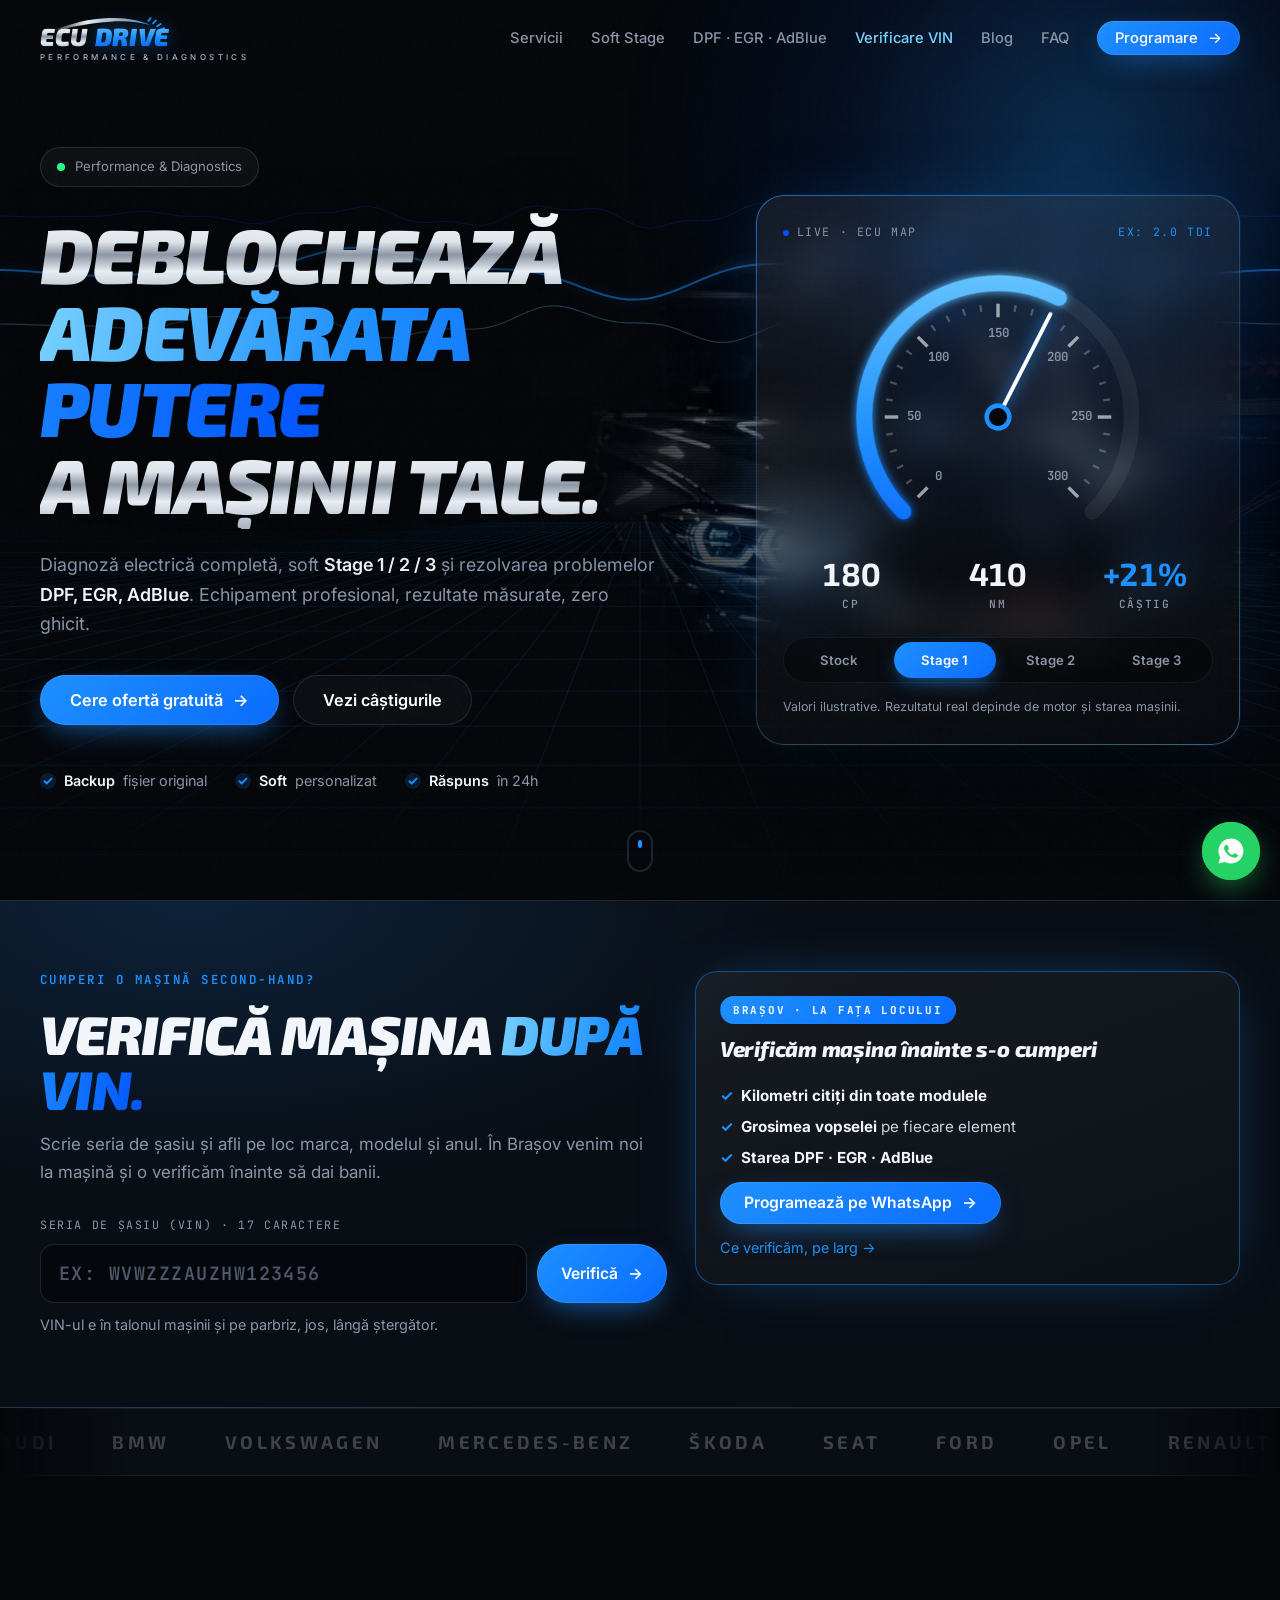
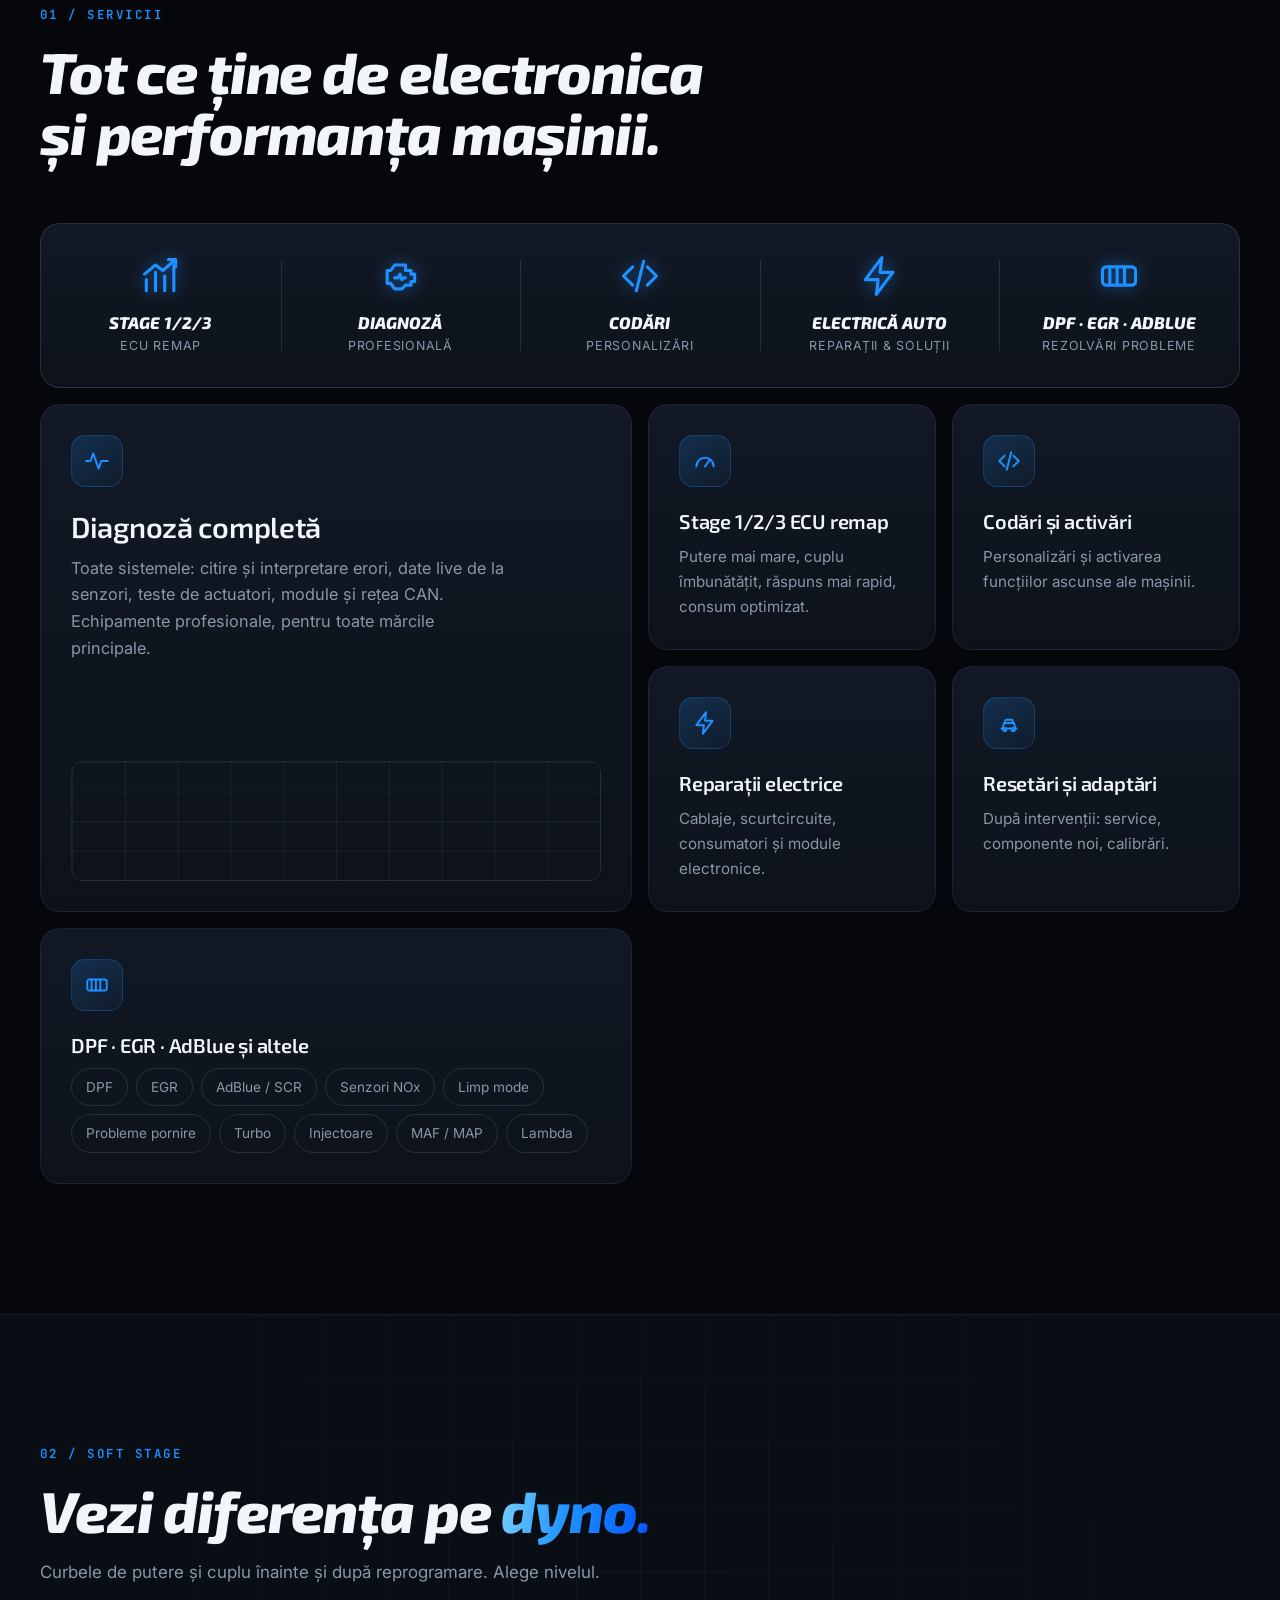
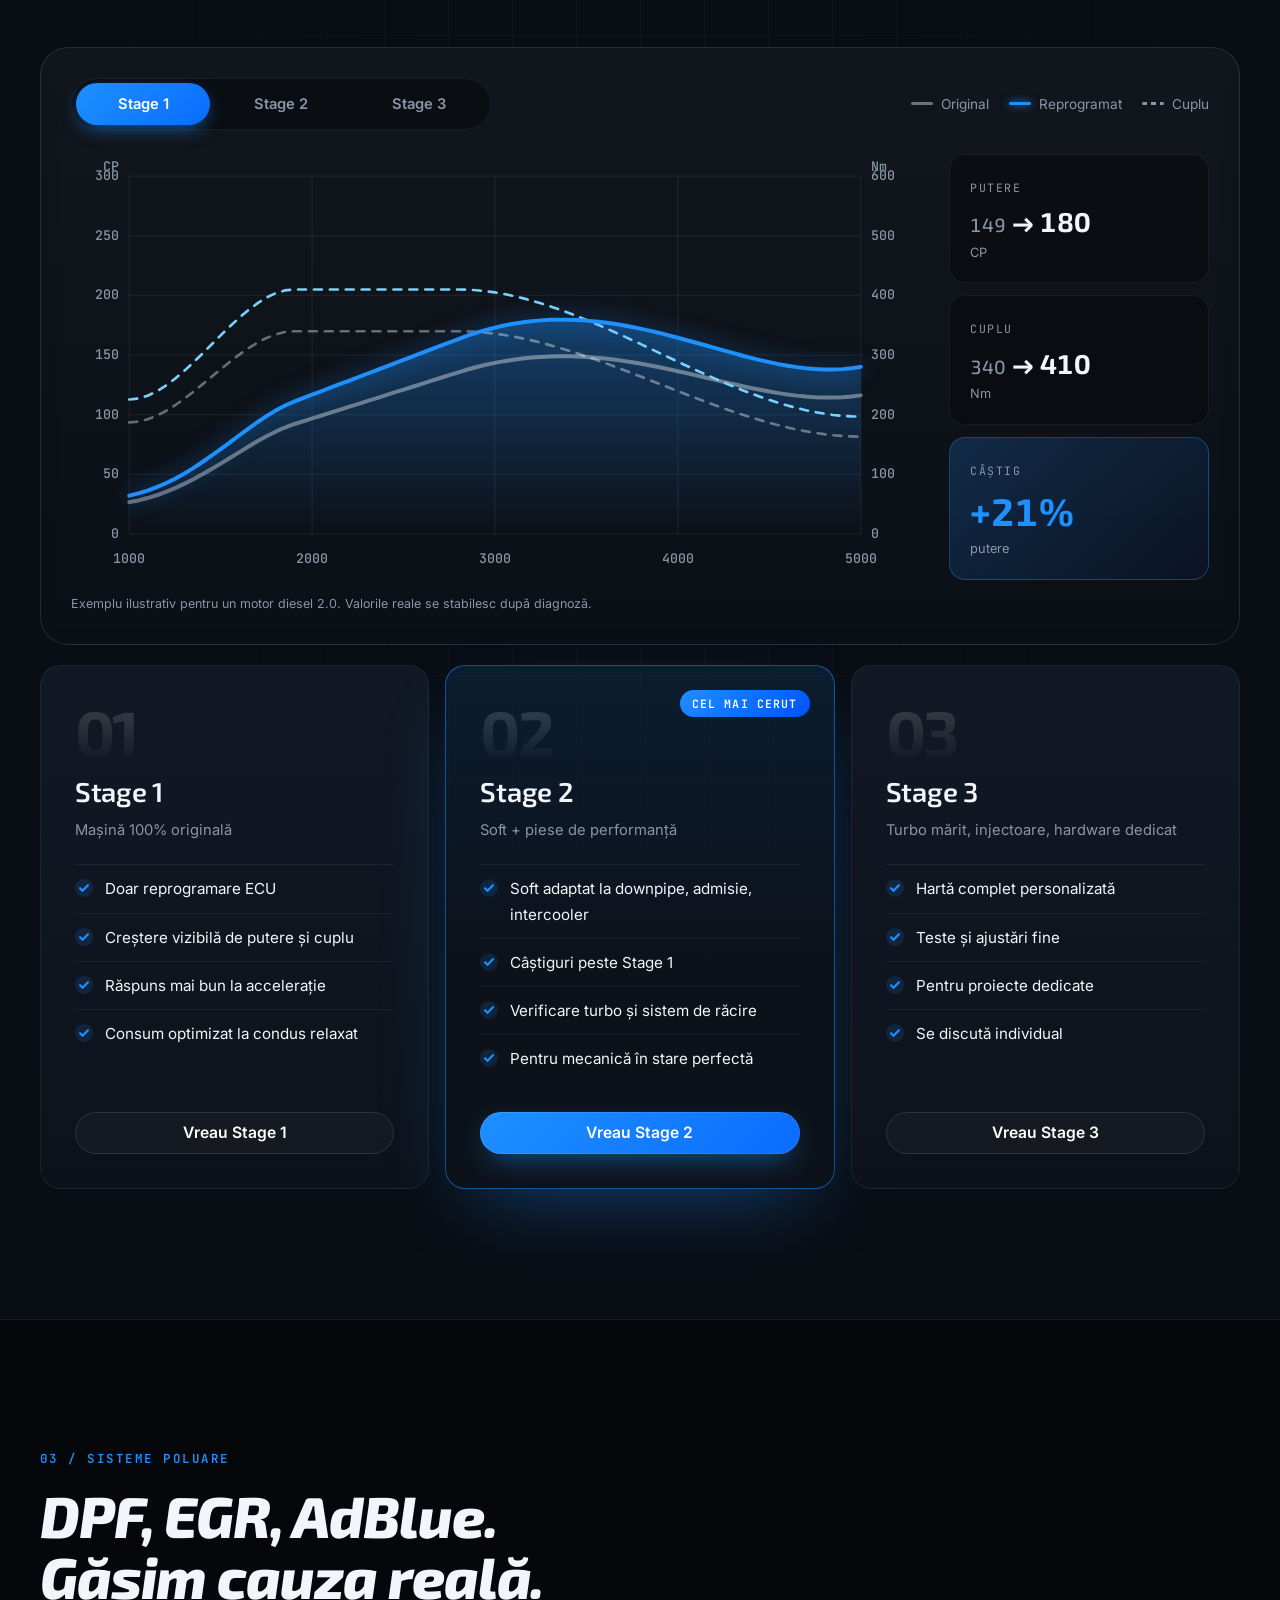
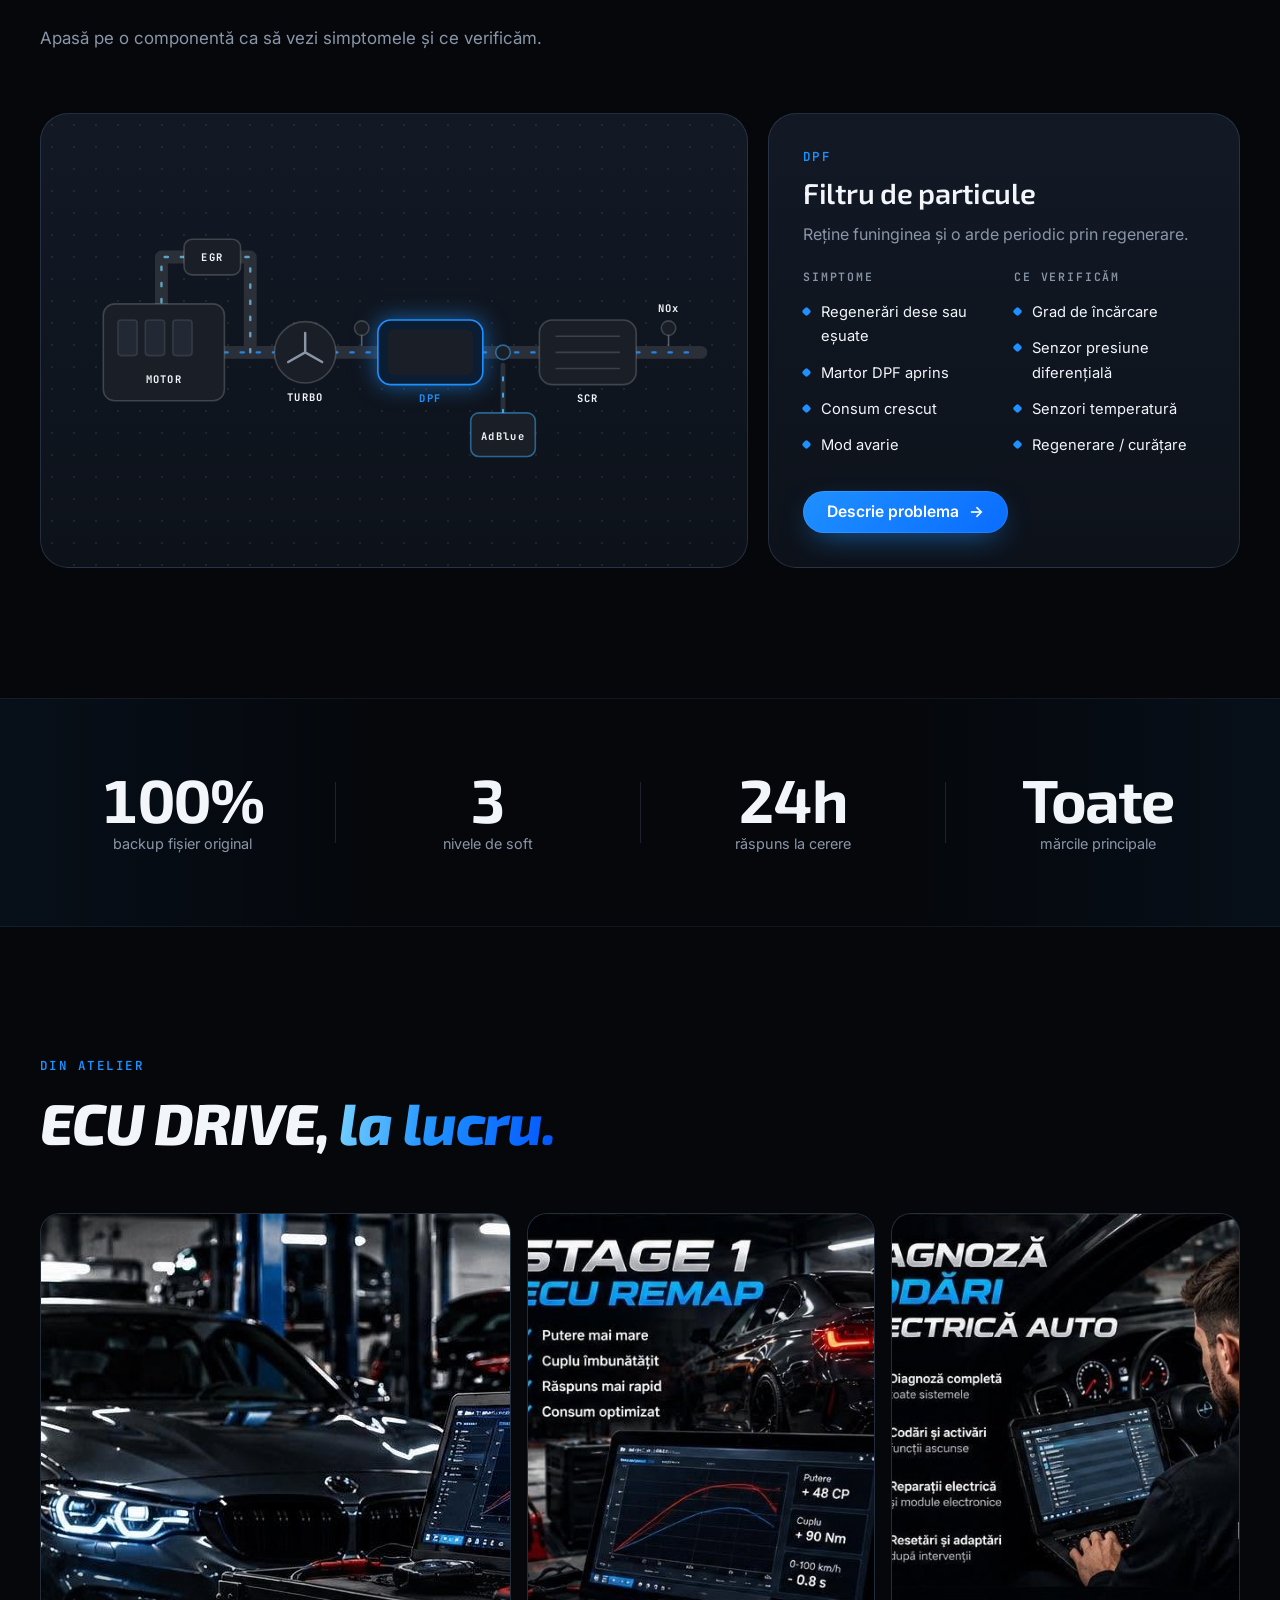
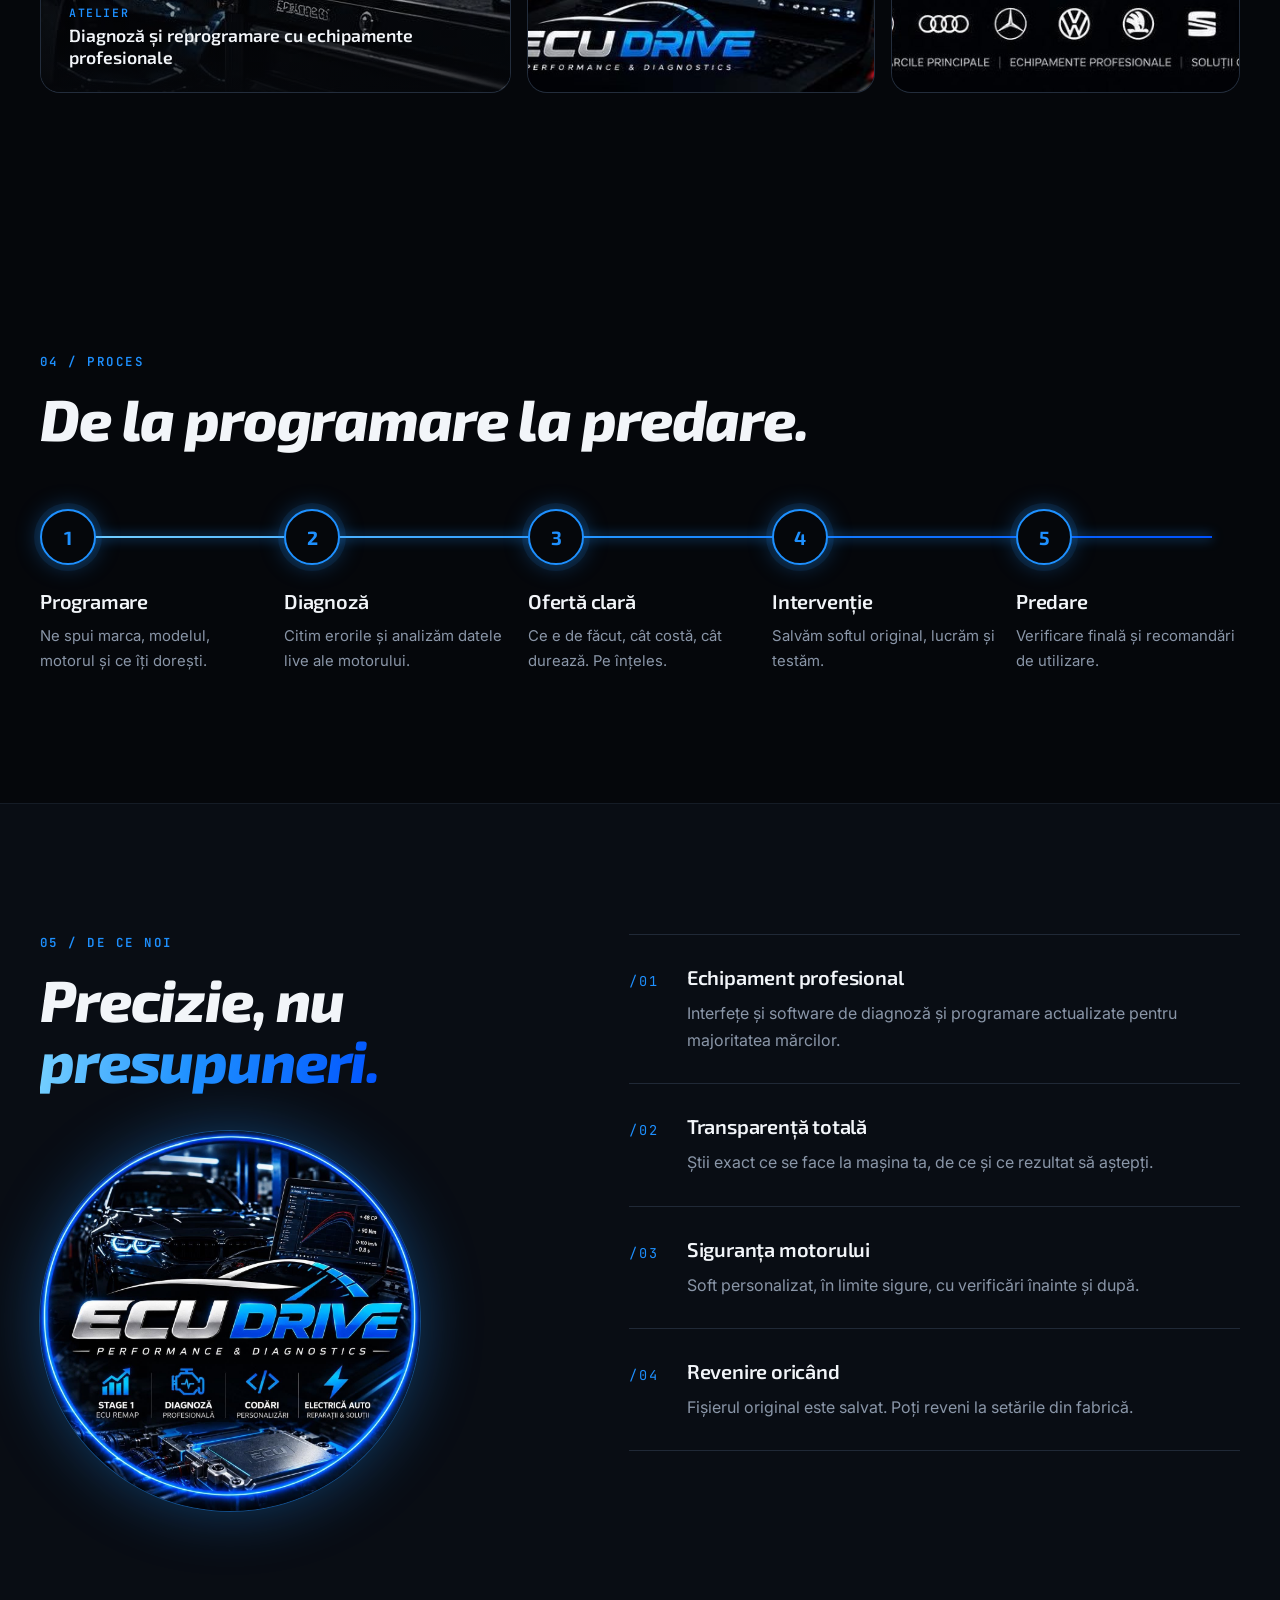
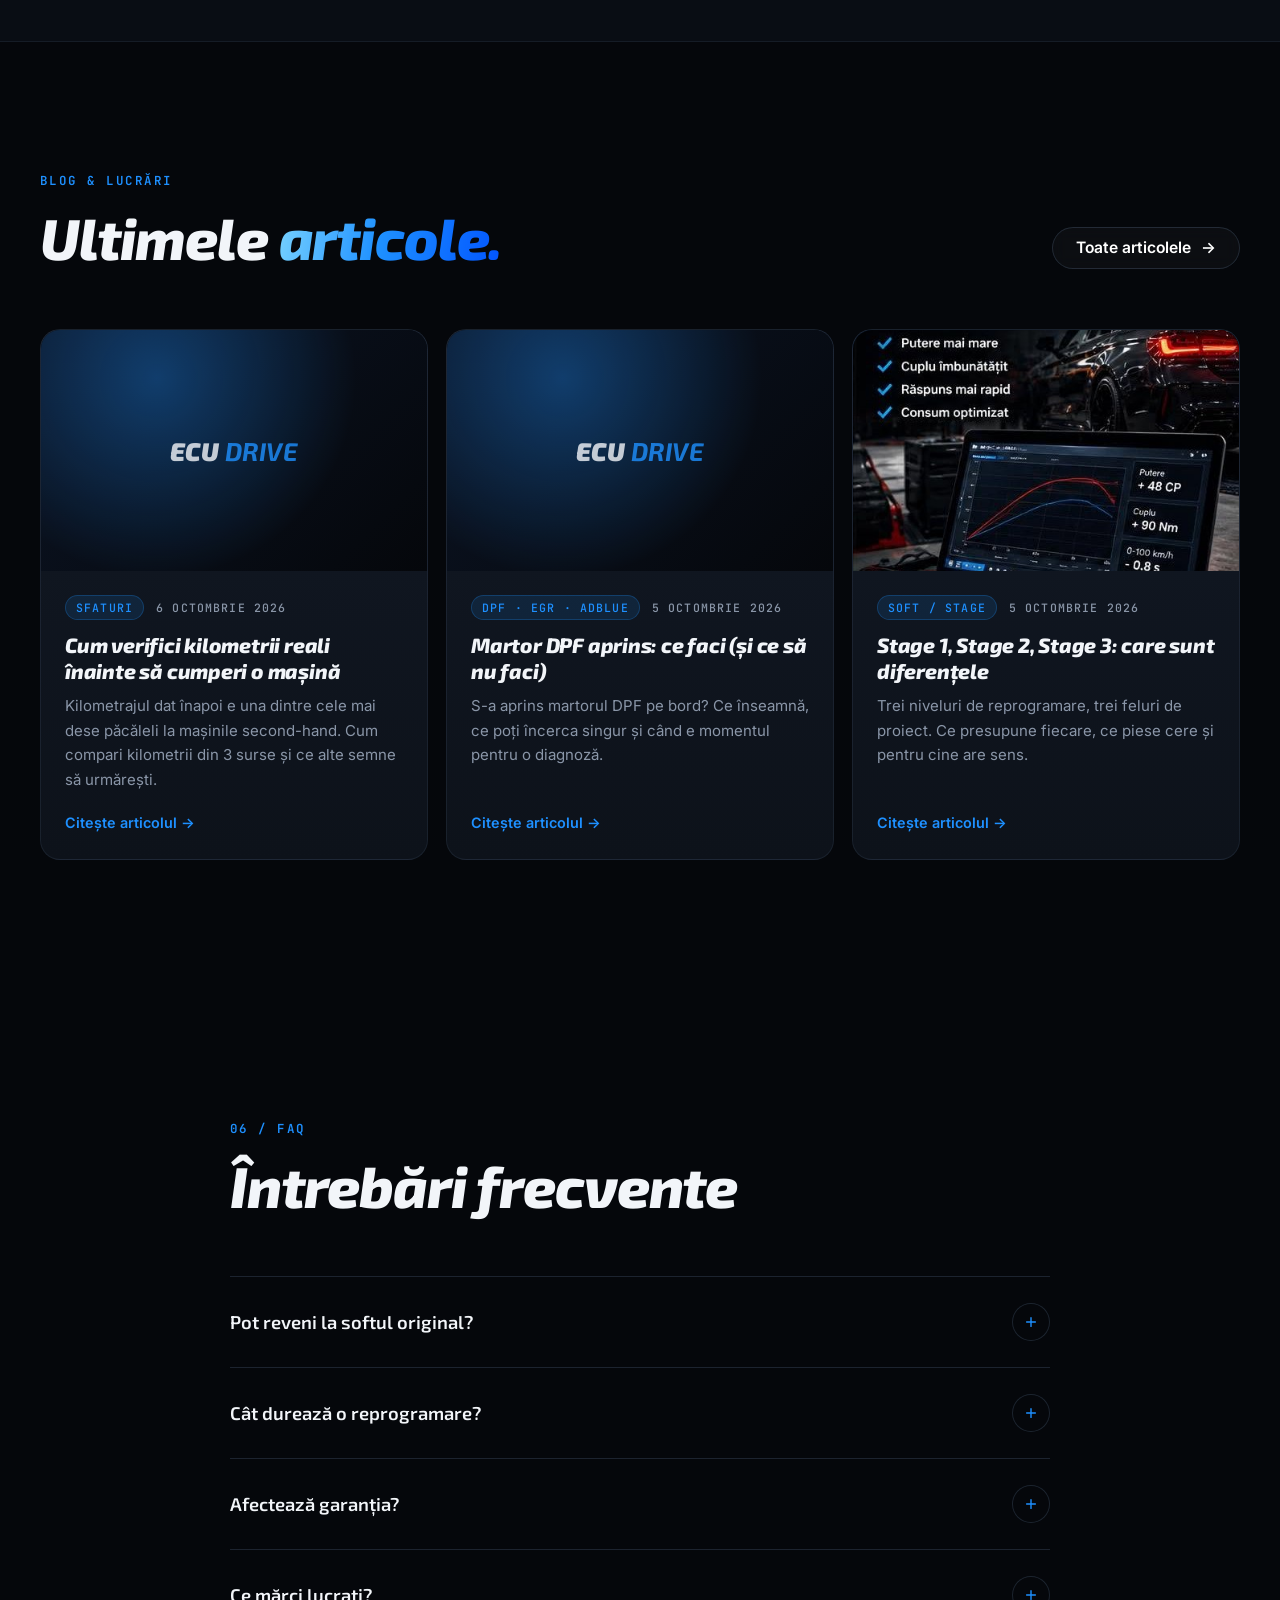
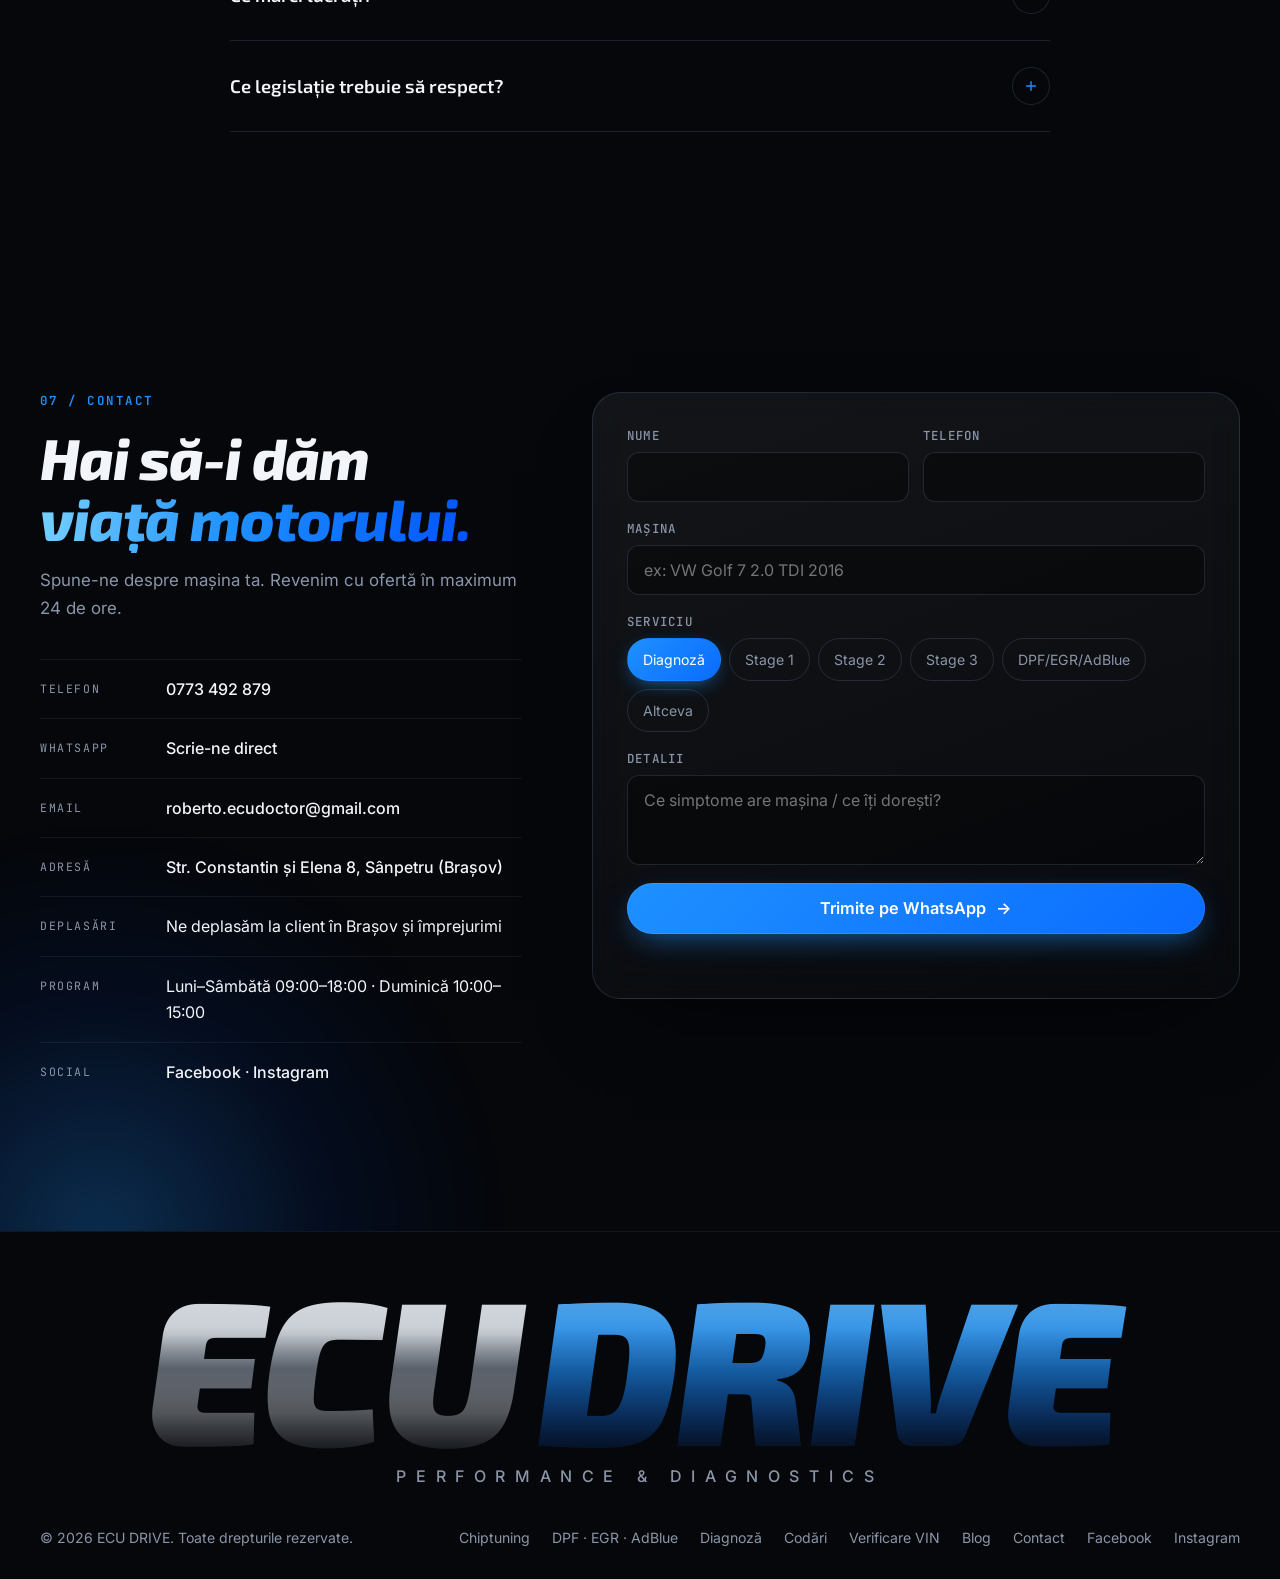
<file: index.html>
<!doctype html>
<html lang="ro">
<head>
<meta charset="utf-8">
<meta name="viewport" content="width=device-width, initial-scale=1">
<title>ECU DRIVE Brașov – Diagnoză auto, Stage 1/2/3, Codări, DPF/EGR/AdBlue</title>
<meta property="og:title" content="ECU DRIVE Brașov – Performance & Diagnostics">
<meta property="og:image" content="https://ecudrive.ro/img/badge.jpg">
<meta property="og:url" content="https://ecudrive.ro/">
<link rel="canonical" href="https://ecudrive.ro/">
<meta name="google-site-verification" content="TSFY9R8DgFSqgIgCnUQWHiNt7zcnJYYFir8bHCRS97I">
<meta name="description" content="ECU DRIVE Brașov: diagnoză electrică auto, reprogramare ECU Stage 1, 2, 3, codări și rezolvarea problemelor DPF, EGR, AdBlue. Tel. 0773 492 879.">
<script type="application/ld+json">{"@context":"https://schema.org","@type":"AutoRepair","name":"ECU DRIVE","description":"Performance & Diagnostics – diagnoză auto, reprogramare ECU Stage 1/2/3, codări, DPF/EGR/AdBlue","telephone":"+40773492879","email":"roberto.ecudoctor@gmail.com","url":"https://ecudrive.ro/","address":{"@type":"PostalAddress","streetAddress":"Strada Constantin și Elena 8","addressLocality":"Sânpetru","addressRegion":"Brașov","addressCountry":"RO"},"areaServed":"Brașov","sameAs":["https://www.facebook.com/ecudrive","https://www.instagram.com/ecudrive.ro/"],"openingHoursSpecification":[{"@type":"OpeningHoursSpecification","dayOfWeek":["Monday","Tuesday","Wednesday","Thursday","Friday","Saturday"],"opens":"09:00","closes":"18:00"},{"@type":"OpeningHoursSpecification","dayOfWeek":"Sunday","opens":"10:00","closes":"15:00"}]}</script>
<meta name="theme-color" content="#05070b">
<link rel="icon" href="data:image/svg+xml,%3Csvg xmlns='http://www.w3.org/2000/svg' viewBox='0 0 64 64'%3E%3Crect width='64' height='64' rx='14' fill='%2305070b'/%3E%3Cpath d='M36 6 14 36h14l-4 22 26-34H36z' fill='%231e90ff'/%3E%3C/svg%3E">
<link rel="preconnect" href="https://fonts.googleapis.com">
<link rel="preconnect" href="https://fonts.gstatic.com" crossorigin>
<link href="https://fonts.googleapis.com/css2?family=Exo+2:ital,wght@0,700;0,800;1,800;1,900&family=Space+Grotesk:wght@500;600;700&family=Inter:wght@400;500;600&family=JetBrains+Mono:wght@500;700&display=swap" rel="stylesheet">
<link rel="stylesheet" href="style.css">
</head>
<body>

<div class="progress" id="progress"></div>

<header class="nav" id="nav">
  <div class="wrap nav__in">
    <a href="#top" class="logo" aria-label="ECU DRIVE – Performance &amp; Diagnostics, acasă">
      <svg class="logo__swoosh" viewBox="0 0 200 30" aria-hidden="true"><defs><linearGradient id="gSw" x1="0" x2="1"><stop offset="0" stop-color="#fff" stop-opacity="0"/><stop offset=".35" stop-color="#e8edf3"/><stop offset=".75" stop-color="#9aa6b5"/><stop offset="1" stop-color="#1e90ff"/></linearGradient></defs><path d="M6 27C40 14 70 6 104 5c30-1 52 4 70 12-20-5-42-8-68-6C74 13 42 19 6 27z" fill="url(#gSw)"/><g stroke="#1e90ff" stroke-width="3" stroke-linecap="round"><path d="M170 10l4-5M178 14l5-5M185 19l6-4M190 25l7-3"/></g></svg>
      <span class="logo__txt"><span class="chrome">ECU</span> <b>DRIVE</b></span>
      <span class="logo__tag">Performance &amp; Diagnostics</span>
    </a>
    <nav id="menu" class="menu">
      <a href="#servicii">Servicii</a>
      <a href="#soft">Soft Stage</a>
      <a href="#probleme">DPF · EGR · AdBlue</a>
      <a href="#verificare-vin" class="menu__vin">Verificare VIN</a>
      <a href="blog.html">Blog</a>
      <a href="#faq">FAQ</a>
      <a href="#contact" class="btn btn--sm">Programare <i>→</i></a>
    </nav>
    <button class="burger" id="burger" aria-label="Meniu" aria-expanded="false" aria-controls="menu"><span></span><span></span></button>
  </div>
</header>

<main id="top">

<!-- HERO -->
<section class="hero">
  <div class="hero__photo" aria-hidden="true"></div>
  <canvas id="bg" aria-hidden="true"></canvas>
  <div class="hero__glow" aria-hidden="true"></div>
  <div class="wrap hero__in">
    <div class="hero__copy">
      <p class="chip reveal"><span class="dot"></span> Performance &amp; Diagnostics</p>
      <h1 class="reveal"><span class="chrome">Deblochează</span><br><span class="grad">adevărata putere</span><br><span class="chrome">a mașinii tale.</span></h1>
      <p class="lead reveal">Diagnoză electrică completă, soft <b>Stage 1 / 2 / 3</b> și rezolvarea problemelor <b>DPF, EGR, AdBlue</b>. Echipament profesional, rezultate măsurate, zero ghicit.</p>
      <div class="hero__cta reveal">
        <a href="#contact" class="btn btn--lg">Cere ofertă gratuită <i>→</i></a>
        <a href="#soft" class="btn btn--ghost btn--lg">Vezi câștigurile</a>
      </div>
      <ul class="trust reveal">
        <li><b>Backup</b> fișier original</li>
        <li><b>Soft</b> personalizat</li>
        <li><b>Răspuns</b> în 24h</li>
      </ul>
    </div>

    <div class="tacho reveal" id="tacho">
      <div class="tacho__head">
        <span class="mono">LIVE · ECU MAP</span>
        <span class="mono tacho__car">EX: 2.0 TDI</span>
      </div>
      <svg viewBox="0 0 300 300" class="tacho__svg" aria-hidden="true">
        <defs>
          <linearGradient id="gArc" x1="0" y1="1" x2="1" y2="0">
            <stop offset="0" stop-color="#78d2ff"/>
            <stop offset=".55" stop-color="#1e90ff"/>
            <stop offset="1" stop-color="#0052ff"/>
          </linearGradient>
          <filter id="glow" x="-50%" y="-50%" width="200%" height="200%"><feGaussianBlur stdDeviation="4" result="b"/><feMerge><feMergeNode in="b"/><feMergeNode in="SourceGraphic"/></feMerge></filter>
        </defs>
        <g id="ticks"></g>
        <circle class="arc-track" cx="150" cy="150" r="118"/>
        <circle class="arc-val" id="arcVal" cx="150" cy="150" r="118" stroke="url(#gArc)" filter="url(#glow)"/>
        <g id="needle" class="needle">
          <line x1="150" y1="150" x2="150" y2="48"/>
          <circle cx="150" cy="150" r="10"/>
        </g>
      </svg>
      <div class="tacho__read">
        <div><strong id="rHp">150</strong><span>CP</span></div>
        <div><strong id="rNm">340</strong><span>Nm</span></div>
        <div class="gain"><strong id="rGain">+0%</strong><span>câștig</span></div>
      </div>
      <div class="seg" role="tablist" aria-label="Nivel soft">
        <button class="on" data-st="0" role="tab" aria-selected="true">Stock</button>
        <button data-st="1" role="tab" aria-selected="false">Stage 1</button>
        <button data-st="2" role="tab" aria-selected="false">Stage 2</button>
        <button data-st="3" role="tab" aria-selected="false">Stage 3</button>
      </div>
      <p class="tiny">Valori ilustrative. Rezultatul real depinde de motor și starea mașinii.</p>
    </div>
  </div>
  <a href="#servicii" class="scroll-cue" aria-label="Derulează"><span></span></a>
</section>

<!-- VERIFICARE VIN -->
<section class="vinband" id="verificare-vin">
  <div class="wrap vinband__in" data-vin>
    <div class="vin__main">
      <p class="kicker">Cumperi o mașină second-hand?</p>
      <h2>Verifică mașina <span class="grad">după VIN.</span></h2>
      <p class="sub">Scrie seria de șasiu și afli pe loc marca, modelul și anul. În Brașov venim noi la mașină și o verificăm înainte să dai banii.</p>
      <form class="vin__form" novalidate>
        <label for="vin-home" class="mono">SERIA DE ȘASIU (VIN) · 17 CARACTERE</label>
        <div class="vin__row"><input id="vin-home" name="vin" autocomplete="off" autocapitalize="characters" spellcheck="false" maxlength="17" placeholder="ex: WVWZZZAUZHW123456"><button class="btn" type="submit">Verifică <i>→</i></button></div>
        <p class="vin__msg" aria-live="polite">VIN-ul e în talonul mașinii și pe parbriz, jos, lângă ștergător.</p>
      </form>
      <div class="vin__res" hidden></div>
    </div>
    <div class="vin__side">
      <article class="vin__card vin__card--cv" hidden>
        <span class="vin__tag">Raport online</span>
        <h3>Istoricul complet al mașinii</h3>
        <ul><li>Kilometri înregistrați în timp</li><li>Daune și accidente</li><li>Verificare furt</li><li>Poze din anunțuri mai vechi</li></ul>
        <a class="btn btn--ghost" data-vin-cv href="https://www.carvertical.com/ro" target="_blank" rel="sponsored noopener">Vezi raportul carVertical <i>↗</i></a>
        <p class="vin__cvnote tiny">Link de partener: putem primi un comision, fără cost în plus pentru tine.</p>
      </article>
      <article class="vin__card vin__card--ecu">
        <span class="vin__tag vin__tag--hot">Brașov · la fața locului</span>
        <h3>Verificăm mașina înainte s-o cumperi</h3>
        <ul><li><b>Kilometri citiți din toate modulele</b></li><li><b>Grosimea vopselei</b> pe fiecare element</li><li><b>Starea DPF · EGR · AdBlue</b></li></ul>
        <a class="btn" data-vin-wa href="https://wa.me/40773492879" target="_blank" rel="noopener">Programează pe WhatsApp <i>→</i></a>
        <a class="vin__more" href="verificare-masina-vin-brasov.html">Ce verificăm, pe larg →</a>
      </article>
    </div>
  </div>
</section>

<!-- MARQUEE -->
<div class="marquee" aria-hidden="true">
  <div class="marquee__track">
    <span>AUDI</span><span>BMW</span><span>VOLKSWAGEN</span><span>MERCEDES-BENZ</span><span>ŠKODA</span><span>SEAT</span><span>FORD</span><span>OPEL</span><span>RENAULT</span><span>PEUGEOT</span><span>VOLVO</span><span>TOYOTA</span><span>HYUNDAI</span><span>KIA</span><span>FIAT</span><span>DACIA</span>
    <span>AUDI</span><span>BMW</span><span>VOLKSWAGEN</span><span>MERCEDES-BENZ</span><span>ŠKODA</span><span>SEAT</span><span>FORD</span><span>OPEL</span><span>RENAULT</span><span>PEUGEOT</span><span>VOLVO</span><span>TOYOTA</span><span>HYUNDAI</span><span>KIA</span><span>FIAT</span><span>DACIA</span>
  </div>
</div>

<!-- SERVICII -->
<section class="sec" id="servicii">
  <div class="wrap">
    <header class="sec__head reveal">
      <p class="kicker">01 / Servicii</p>
      <h2>Tot ce ține de electronica<br>și performanța mașinii.</h2>
    </header>
    <div class="pillars reveal">
      <a href="chiptuning-brasov.html" class="pillar"><svg viewBox="0 0 24 24"><path d="M4 20V14M9 20V10M14 20V12M19 20V6"/><path d="M3 11 9 6l4 3 7-6M16 3h4v4"/></svg><b>Stage 1/2/3</b><span>ECU remap</span></a>
      <a href="diagnoza-auto-brasov.html" class="pillar"><svg viewBox="0 0 24 24"><path d="M5 9h2l2-3h6v3h3v2h2v4h-2v2h-3l-2 2H9l-2-3H5z"/><path d="M9 13h2l1-2 1 3 1-1h1"/></svg><b>Diagnoză</b><span>Profesională</span></a>
      <a href="codari-auto-brasov.html" class="pillar"><svg viewBox="0 0 24 24"><path d="m8 7-5 5 5 5M16 7l5 5-5 5M14 4l-4 16"/></svg><b>Codări</b><span>Personalizări</span></a>
      <a href="diagnoza-auto-brasov.html#electrica" class="pillar"><svg viewBox="0 0 24 24"><path d="M13 2 4 14h7l-1 8 9-12h-7z"/></svg><b>Electrică auto</b><span>Reparații &amp; soluții</span></a>
      <a href="dpf-egr-adblue-brasov.html" class="pillar"><svg viewBox="0 0 24 24"><rect x="3" y="7" width="18" height="10" rx="2"/><path d="M7 7v10M11 7v10M15 7v10"/></svg><b>DPF · EGR · AdBlue</b><span>Rezolvări probleme</span></a>
    </div>
    <div class="bento" id="servicii-detalii">
      <article class="tile tile--xl spot reveal">
        <div class="ico"><svg viewBox="0 0 24 24"><path d="M2 12h4l2.5-7 5 14 2.5-7h6"/></svg></div>
        <h3>Diagnoză completă</h3>
        <p>Toate sistemele: citire și interpretare erori, date live de la senzori, teste de actuatori, module și rețea CAN. Echipamente profesionale, pentru toate mărcile principale.</p>
        <div class="scope" aria-hidden="true"><svg viewBox="0 0 400 80" preserveAspectRatio="none"><path class="scope__line" d="M0 40 L60 40 L75 12 L90 68 L105 40 L170 40 L185 20 L200 60 L215 40 L280 40 L295 8 L310 72 L325 40 L400 40"/></svg></div>
      </article>
      <article class="tile spot reveal">
        <div class="ico"><svg viewBox="0 0 24 24"><path d="M4 17a8 8 0 1 1 16 0"/><path d="m12 17 4.5-6"/></svg></div>
        <h3>Stage 1/2/3 ECU remap</h3>
        <p>Putere mai mare, cuplu îmbunătățit, răspuns mai rapid, consum optimizat.</p>
      </article>
      <article class="tile spot reveal">
        <div class="ico"><svg viewBox="0 0 24 24"><path d="m8 7-5 5 5 5M16 7l5 5-5 5M14 4l-4 16"/></svg></div>
        <h3>Codări și activări</h3>
        <p>Personalizări și activarea funcțiilor ascunse ale mașinii.</p>
      </article>
      <article class="tile spot reveal">
        <div class="ico"><svg viewBox="0 0 24 24"><path d="M13 2 4 14h7l-1 8 9-12h-7z"/></svg></div>
        <h3>Reparații electrice</h3>
        <p>Cablaje, scurtcircuite, consumatori și module electronice.</p>
      </article>
      <article class="tile spot reveal">
        <div class="ico"><svg viewBox="0 0 24 24"><path d="M5 17h14M6 17l1.5-5h9L18 17M8 12l1-3h6l1 3"/><circle cx="8" cy="18" r="1.5"/><circle cx="16" cy="18" r="1.5"/></svg></div>
        <h3>Resetări și adaptări</h3>
        <p>După intervenții: service, componente noi, calibrări.</p>
      </article>
      <article class="tile tile--wide spot reveal">
        <div class="ico"><svg viewBox="0 0 24 24"><rect x="3" y="7" width="18" height="10" rx="2"/><path d="M7 7v10M11 7v10M15 7v10"/></svg></div>
        <h3>DPF · EGR · AdBlue și altele</h3>
        <div class="pills">
          <span>DPF</span><span>EGR</span><span>AdBlue / SCR</span><span>Senzori NOx</span><span>Limp mode</span><span>Probleme pornire</span><span>Turbo</span><span>Injectoare</span><span>MAF / MAP</span><span>Lambda</span>
        </div>
      </article>
    </div>
  </div>
</section>

<!-- SOFT / DYNO -->
<section class="sec sec--dark" id="soft">
  <div class="grid-bg" aria-hidden="true"></div>
  <div class="wrap">
    <header class="sec__head reveal">
      <p class="kicker">02 / Soft Stage</p>
      <h2>Vezi diferența pe <span class="grad">dyno.</span></h2>
      <p class="sub">Curbele de putere și cuplu înainte și după reprogramare. Alege nivelul.</p>
    </header>

    <div class="dyno reveal">
      <div class="dyno__top">
        <div class="seg seg--big" id="dynoSeg" role="tablist" aria-label="Nivel soft dyno">
          <button data-st="1" class="on" role="tab" aria-selected="true">Stage 1</button>
          <button data-st="2" role="tab" aria-selected="false">Stage 2</button>
          <button data-st="3" role="tab" aria-selected="false">Stage 3</button>
        </div>
        <div class="legend">
          <span><i class="lg lg--stock"></i>Original</span>
          <span><i class="lg lg--tuned"></i>Reprogramat</span>
          <span><i class="lg lg--dash"></i>Cuplu</span>
        </div>
      </div>
      <div class="dyno__body">
        <svg viewBox="0 0 640 320" class="dyno__svg" id="dynoSvg" role="img" aria-label="Grafic putere și cuplu">
          <defs>
            <linearGradient id="gFill" x1="0" y1="0" x2="0" y2="1">
              <stop offset="0" stop-color="#1e90ff" stop-opacity=".35"/>
              <stop offset="1" stop-color="#1e90ff" stop-opacity="0"/>
            </linearGradient>
          </defs>
          <g id="dGrid"></g>
          <path id="dFill" fill="url(#gFill)"/>
          <path id="dStockP" class="c-stock"/>
          <path id="dStockT" class="c-stock dash"/>
          <path id="dTunedT" class="c-tuned dash"/>
          <path id="dTunedP" class="c-tuned"/>
        </svg>
        <div class="dyno__stats">
          <div class="ds"><span class="mono">PUTERE</span><strong><em id="dHp0">151</em> → <b id="dHp1">0</b></strong><small>CP</small></div>
          <div class="ds"><span class="mono">CUPLU</span><strong><em id="dNm0">340</em> → <b id="dNm1">0</b></strong><small>Nm</small></div>
          <div class="ds ds--acc"><span class="mono">CÂȘTIG</span><strong id="dGain">+0%</strong><small>putere</small></div>
        </div>
      </div>
      <p class="tiny">Exemplu ilustrativ pentru un motor diesel 2.0. Valorile reale se stabilesc după diagnoză.</p>
    </div>

    <div class="plans">
      <article class="plan spot reveal">
        <div class="plan__n">01</div>
        <h3>Stage 1</h3>
        <p class="meta">Mașină 100% originală</p>
        <ul>
          <li>Doar reprogramare ECU</li>
          <li>Creștere vizibilă de putere și cuplu</li>
          <li>Răspuns mai bun la accelerație</li>
          <li>Consum optimizat la condus relaxat</li>
        </ul>
        <a href="#contact" class="btn btn--ghost" data-service="Stage 1">Vreau Stage 1</a>
      </article>
      <article class="plan plan--hot spot reveal">
        <span class="badge">Cel mai cerut</span>
        <div class="plan__n">02</div>
        <h3>Stage 2</h3>
        <p class="meta">Soft + piese de performanță</p>
        <ul>
          <li>Soft adaptat la downpipe, admisie, intercooler</li>
          <li>Câștiguri peste Stage 1</li>
          <li>Verificare turbo și sistem de răcire</li>
          <li>Pentru mecanică în stare perfectă</li>
        </ul>
        <a href="#contact" class="btn" data-service="Stage 2">Vreau Stage 2</a>
      </article>
      <article class="plan spot reveal">
        <div class="plan__n">03</div>
        <h3>Stage 3</h3>
        <p class="meta">Turbo mărit, injectoare, hardware dedicat</p>
        <ul>
          <li>Hartă complet personalizată</li>
          <li>Teste și ajustări fine</li>
          <li>Pentru proiecte dedicate</li>
          <li>Se discută individual</li>
        </ul>
        <a href="#contact" class="btn btn--ghost" data-service="Stage 3">Vreau Stage 3</a>
      </article>
    </div>
  </div>
</section>

<!-- SCHEMA DPF/EGR/ADBLUE -->
<section class="sec" id="probleme">
  <div class="wrap">
    <header class="sec__head reveal">
      <p class="kicker">03 / Sisteme poluare</p>
      <h2>DPF, EGR, AdBlue.<br>Găsim cauza reală.</h2>
      <p class="sub">Apasă pe o componentă ca să vezi simptomele și ce verificăm.</p>
    </header>

    <div class="sys reveal">
      <div class="sys__map">
        <svg viewBox="0 0 800 330" id="schema" role="group" aria-label="Schema sistemului de evacuare">
          <defs>
            <pattern id="hatch" width="8" height="8" patternUnits="userSpaceOnUse" patternTransform="rotate(45)"><line x1="0" y1="0" x2="0" y2="8" stroke="#1e90ff" stroke-opacity=".35" stroke-width="3"/></pattern>
          </defs>
          <!-- conducte -->
          <path class="pipe" d="M190 180 H254 M326 180 H380 M510 180 H580 M700 180 H780"/>
          <path class="pipe" d="M222 180 V62 H210 M140 62 H112 V120"/>
          <path class="pipe pipe--thin" d="M535 255 V196"/>
          <!-- flux -->
          <path class="flow" d="M190 180 H254 M326 180 H380 M510 180 H580 M700 180 H780"/>
          <path class="flow flow--egr" d="M222 180 V62 H112 V120"/>
          <path class="flow flow--blue" d="M535 255 V196"/>

          <g class="node" data-k="motor" tabindex="0" role="button" aria-label="Motor">
            <rect x="40" y="120" width="150" height="120" rx="14"/>
            <g class="cyl"><rect x="58" y="140" width="24" height="44" rx="4"/><rect x="92" y="140" width="24" height="44" rx="4"/><rect x="126" y="140" width="24" height="44" rx="4"/><rect x="160" y="140" width="14" height="44" rx="4" opacity=".0"/></g>
            <text x="115" y="218">MOTOR</text>
          </g>
          <g class="node" data-k="egr" tabindex="0" role="button" aria-label="Supapa EGR">
            <rect x="140" y="40" width="70" height="44" rx="10"/>
            <text x="175" y="67">EGR</text>
          </g>
          <g class="node" data-k="turbo" tabindex="0" role="button" aria-label="Turbo">
            <circle cx="290" cy="180" r="38"/>
            <path class="fan" d="M290 180 l0 -24 M290 180 l21 12 M290 180 l-21 12"/>
            <text x="290" y="240">TURBO</text>
          </g>
          <g class="node" data-k="dpf" tabindex="0" role="button" aria-label="Filtru DPF">
            <rect x="380" y="140" width="130" height="80" rx="16"/>
            <rect x="392" y="152" width="106" height="56" rx="8" fill="url(#hatch)" class="nofill"/>
            <text x="445" y="242">DPF</text>
          </g>
          <g class="node" data-k="adblue" tabindex="0" role="button" aria-label="Sistem AdBlue">
            <rect x="495" y="255" width="80" height="54" rx="10" class="blue"/>
            <text x="535" y="288">AdBlue</text>
            <circle cx="535" cy="180" r="9" class="blue"/>
          </g>
          <g class="node" data-k="scr" tabindex="0" role="button" aria-label="Catalizator SCR">
            <rect x="580" y="140" width="120" height="80" rx="16"/>
            <path class="nofill honey" d="M600 160h80M600 180h80M600 200h80"/>
            <text x="640" y="242">SCR</text>
          </g>
          <g class="node" data-k="nox" tabindex="0" role="button" aria-label="Senzori NOx">
            <circle cx="360" cy="150" r="9"/><line x1="360" y1="159" x2="360" y2="172" class="stem"/>
            <circle cx="740" cy="150" r="9"/><line x1="740" y1="159" x2="740" y2="172" class="stem"/>
            <text x="740" y="130">NOx</text>
          </g>
        </svg>
      </div>
      <aside class="sys__panel" id="panel" aria-live="polite">
        <p class="mono kicker" id="pTag">DPF</p>
        <h3 id="pTitle">Filtru de particule</h3>
        <p id="pDesc"></p>
        <div class="pcols">
          <div><h4>Simptome</h4><ul id="pSym"></ul></div>
          <div><h4>Ce verificăm</h4><ul id="pFix"></ul></div>
        </div>
        <a href="#contact" class="btn" data-service="Problemă DPF/EGR/AdBlue">Descrie problema <i>→</i></a>
      </aside>
    </div>
  </div>
</section>

<!-- STATS -->
<section class="band">
  <div class="wrap band__in">
    <div class="stat reveal"><strong data-count="100" data-suf="%">0</strong><span>backup fișier original</span></div>
    <div class="stat reveal"><strong data-count="3">0</strong><span>nivele de soft</span></div>
    <div class="stat reveal"><strong data-count="24" data-suf="h">0</strong><span>răspuns la cerere</span></div>
    <div class="stat reveal"><strong>Toate</strong><span>mărcile principale</span></div>
  </div>
</section>

<!-- GALERIE -->
<section class="sec" id="atelier">
  <div class="wrap">
    <header class="sec__head reveal">
      <p class="kicker">Din atelier</p>
      <h2>ECU DRIVE, <span class="grad">la lucru.</span></h2>
    </header>
    <div class="gallery">
      <figure class="shot shot--wide reveal">
        <img src="img/car.jpg" alt="Mașină în atelierul ECU DRIVE, cu laptop de diagnoză și grafic dyno" loading="lazy">
        <figcaption><span class="mono">ATELIER</span>Diagnoză și reprogramare cu echipamente profesionale</figcaption>
      </figure>
      <figure class="shot reveal">
        <img src="img/stage1.jpg" alt="Stage 1 ECU remap: putere mai mare, cuplu îmbunătățit, răspuns mai rapid, consum optimizat" loading="lazy">
      </figure>
      <figure class="shot reveal">
        <img src="img/diagnoza.jpg" alt="Diagnoză, codări și electrică auto pentru toate mărcile principale" loading="lazy">
      </figure>
    </div>
  </div>
</section>

<!-- PROCES -->
<section class="sec" id="proces">
  <div class="wrap">
    <header class="sec__head reveal">
      <p class="kicker">04 / Proces</p>
      <h2>De la programare la predare.</h2>
    </header>
    <ol class="timeline" id="timeline">
      <li class="reveal"><span class="tl__n">1</span><h3>Programare</h3><p>Ne spui marca, modelul, motorul și ce îți dorești.</p></li>
      <li class="reveal"><span class="tl__n">2</span><h3>Diagnoză</h3><p>Citim erorile și analizăm datele live ale motorului.</p></li>
      <li class="reveal"><span class="tl__n">3</span><h3>Ofertă clară</h3><p>Ce e de făcut, cât costă, cât durează. Pe înțeles.</p></li>
      <li class="reveal"><span class="tl__n">4</span><h3>Intervenție</h3><p>Salvăm softul original, lucrăm și testăm.</p></li>
      <li class="reveal"><span class="tl__n">5</span><h3>Predare</h3><p>Verificare finală și recomandări de utilizare.</p></li>
    </ol>
  </div>
</section>

<!-- WHY -->
<section class="sec sec--dark">
  <div class="wrap why">
    <div class="reveal">
      <p class="kicker">05 / De ce noi</p>
      <h2>Precizie, nu<br><span class="grad">presupuneri.</span></h2>
      <div class="badge-img"><img src="img/badge.jpg" alt="ECU DRIVE – Performance &amp; Diagnostics: Stage 1, diagnoză, codări, electrică auto" loading="lazy"></div>
    </div>
    <div class="why__list">
      <div class="why__it reveal"><span class="mono">/01</span><div><h3>Echipament profesional</h3><p>Interfețe și software de diagnoză și programare actualizate pentru majoritatea mărcilor.</p></div></div>
      <div class="why__it reveal"><span class="mono">/02</span><div><h3>Transparență totală</h3><p>Știi exact ce se face la mașina ta, de ce și ce rezultat să aștepți.</p></div></div>
      <div class="why__it reveal"><span class="mono">/03</span><div><h3>Siguranța motorului</h3><p>Soft personalizat, în limite sigure, cu verificări înainte și după.</p></div></div>
      <div class="why__it reveal"><span class="mono">/04</span><div><h3>Revenire oricând</h3><p>Fișierul original este salvat. Poți reveni la setările din fabrică.</p></div></div>
    </div>
  </div>
</section>

<!-- BLOG -->
<section class="sec" id="blog">
  <div class="wrap">
    <header class="sec__head reveal" style="display:flex;justify-content:space-between;align-items:end;gap:20px;flex-wrap:wrap">
      <div>
        <p class="kicker">Blog &amp; lucrări</p>
        <h2>Ultimele <span class="grad">articole.</span></h2>
      </div>
      <a href="blog.html" class="btn btn--ghost">Toate articolele <i>→</i></a>
    </header>
    <div class="posts" id="latestPosts"></div>
  </div>
</section>

<!-- FAQ -->
<section class="sec" id="faq">
  <div class="wrap narrow">
    <header class="sec__head reveal">
      <p class="kicker">06 / FAQ</p>
      <h2>Întrebări frecvente</h2>
    </header>
    <div class="acc reveal">
      <details><summary>Pot reveni la softul original?</summary><p>Da. Salvăm întotdeauna fișierul original înainte de orice modificare.</p></details>
      <details><summary>Cât durează o reprogramare?</summary><p>De regulă între 1 și 3 ore, în funcție de vehicul și de nivelul ales.</p></details>
      <details><summary>Afectează garanția?</summary><p>Modificările de soft pot influența garanția oferită de producător sau dealer. Te informăm înainte de intervenție.</p></details>
      <details><summary>Ce mărci lucrați?</summary><p>Majoritatea mărcilor auto moderne. Trimite-ne datele mașinii și îți confirmăm compatibilitatea.</p></details>
      <details><summary>Ce legislație trebuie să respect?</summary><p>Intervențiile asupra sistemelor de poluare sunt reglementate. Verifică normele aplicabile pentru utilizarea mașinii pe drumurile publice; te sfătuim la programare.</p></details>
    </div>
  </div>
</section>

<!-- CONTACT -->
<section class="sec sec--contact" id="contact">
  <div class="hero__glow hero__glow--b" aria-hidden="true"></div>
  <div class="wrap contact">
    <div class="reveal">
      <p class="kicker">07 / Contact</p>
      <h2>Hai să-i dăm<br><span class="grad">viață motorului.</span></h2>
      <p class="sub">Spune-ne despre mașina ta. Revenim cu ofertă în maximum 24 de ore.</p>
      <ul class="clist">
        <li><span class="mono">TELEFON</span><a href="tel:+40773492879">0773 492 879</a></li>
        <li><span class="mono">WHATSAPP</span><a href="https://wa.me/40773492879" target="_blank" rel="noopener">Scrie-ne direct</a></li>
        <li><span class="mono">EMAIL</span><a href="mailto:roberto.ecudoctor@gmail.com">roberto.ecudoctor@gmail.com</a></li>
        <li><span class="mono">ADRESĂ</span><a href="https://www.google.com/maps/search/?api=1&amp;query=Strada+Constantin+%C8%99i+Elena+8%2C+S%C3%A2npetru%2C+Bra%C8%99ov" target="_blank" rel="noopener">Str. Constantin și Elena 8, Sânpetru (Brașov)</a></li>
        <li><span class="mono">DEPLASĂRI</span><span>Ne deplasăm la client în Brașov și împrejurimi</span></li>
        <li><span class="mono">PROGRAM</span><span>Luni–Sâmbătă 09:00–18:00 · Duminică 10:00–15:00</span></li>
        <li><span class="mono">SOCIAL</span><span><a href="https://www.facebook.com/ecudrive" target="_blank" rel="noopener">Facebook</a> · <a href="https://www.instagram.com/ecudrive.ro/" target="_blank" rel="noopener">Instagram</a></span></li>
      </ul>
    </div>
    <form id="form" class="form reveal" novalidate>
      <div class="row2">
        <label>Nume<input name="nume" required autocomplete="name"></label>
        <label>Telefon<input name="tel" type="tel" required autocomplete="tel"></label>
      </div>
      <label>Mașina<input name="masina" required placeholder="ex: VW Golf 7 2.0 TDI 2016"></label>
      <fieldset class="opts">
        <legend>Serviciu</legend>
        <label><input type="radio" name="serviciu" value="Diagnoză electrică" checked><span>Diagnoză</span></label>
        <label><input type="radio" name="serviciu" value="Stage 1"><span>Stage 1</span></label>
        <label><input type="radio" name="serviciu" value="Stage 2"><span>Stage 2</span></label>
        <label><input type="radio" name="serviciu" value="Stage 3"><span>Stage 3</span></label>
        <label><input type="radio" name="serviciu" value="Problemă DPF/EGR/AdBlue"><span>DPF/EGR/AdBlue</span></label>
        <label><input type="radio" name="serviciu" value="Altceva"><span>Altceva</span></label>
      </fieldset>
      <label>Detalii<textarea name="detalii" rows="3" placeholder="Ce simptome are mașina / ce îți dorești?"></textarea></label>
      <button class="btn btn--lg btn--full" type="submit">Trimite pe WhatsApp <i>→</i></button>
      <p class="tiny" id="msg" role="status"></p>
    </form>
  </div>
</section>
</main>

<footer class="foot">
  <div class="wrap">
    <div class="foot__word" aria-hidden="true"><span class="chrome">ECU</span><b>DRIVE</b></div>
    <p class="foot__tag" aria-hidden="true">Performance &amp; Diagnostics</p>
    <div class="foot__in">
      <span>© <span id="yr"></span> ECU DRIVE. Toate drepturile rezervate.</span>
      <nav><a href="chiptuning-brasov.html">Chiptuning</a><a href="dpf-egr-adblue-brasov.html">DPF · EGR · AdBlue</a><a href="diagnoza-auto-brasov.html">Diagnoză</a><a href="codari-auto-brasov.html">Codări</a><a href="verificare-masina-vin-brasov.html">Verificare VIN</a><a href="blog.html">Blog</a><a href="#contact">Contact</a><a href="https://www.facebook.com/ecudrive" target="_blank" rel="noopener">Facebook</a><a href="https://www.instagram.com/ecudrive.ro/" target="_blank" rel="noopener">Instagram</a></nav>
    </div>
  </div>
</footer>

<a class="fab" href="https://wa.me/40773492879" target="_blank" rel="noopener" aria-label="Scrie-ne pe WhatsApp">
  <svg viewBox="0 0 24 24" aria-hidden="true"><path d="M12 2a10 10 0 0 0-8.6 15.1L2 22l5-1.3A10 10 0 1 0 12 2zm5.3 14.1c-.2.6-1.3 1.2-1.8 1.2s-1 .3-3.4-.7a11.6 11.6 0 0 1-4.6-4.1c-.4-.5-1-1.6-1-2.9s.7-2 1-2.3a1 1 0 0 1 .7-.3h.5c.2 0 .4 0 .6.5l.9 2.1c.1.2.1.4 0 .6l-.4.6-.4.5c-.1.1-.3.3-.1.6a8 8 0 0 0 1.5 1.8 7 7 0 0 0 2.1 1.3c.3.1.5.1.6-.1l.9-1c.2-.3.4-.2.6-.1l2 1c.3.1.5.2.5.3.1.2.1.7-.2 1z"/></svg>
</a>

<script src="script.js"></script>
<script src="blog.js"></script>
<script src="vin.js"></script>
</body>
</html>
</file>
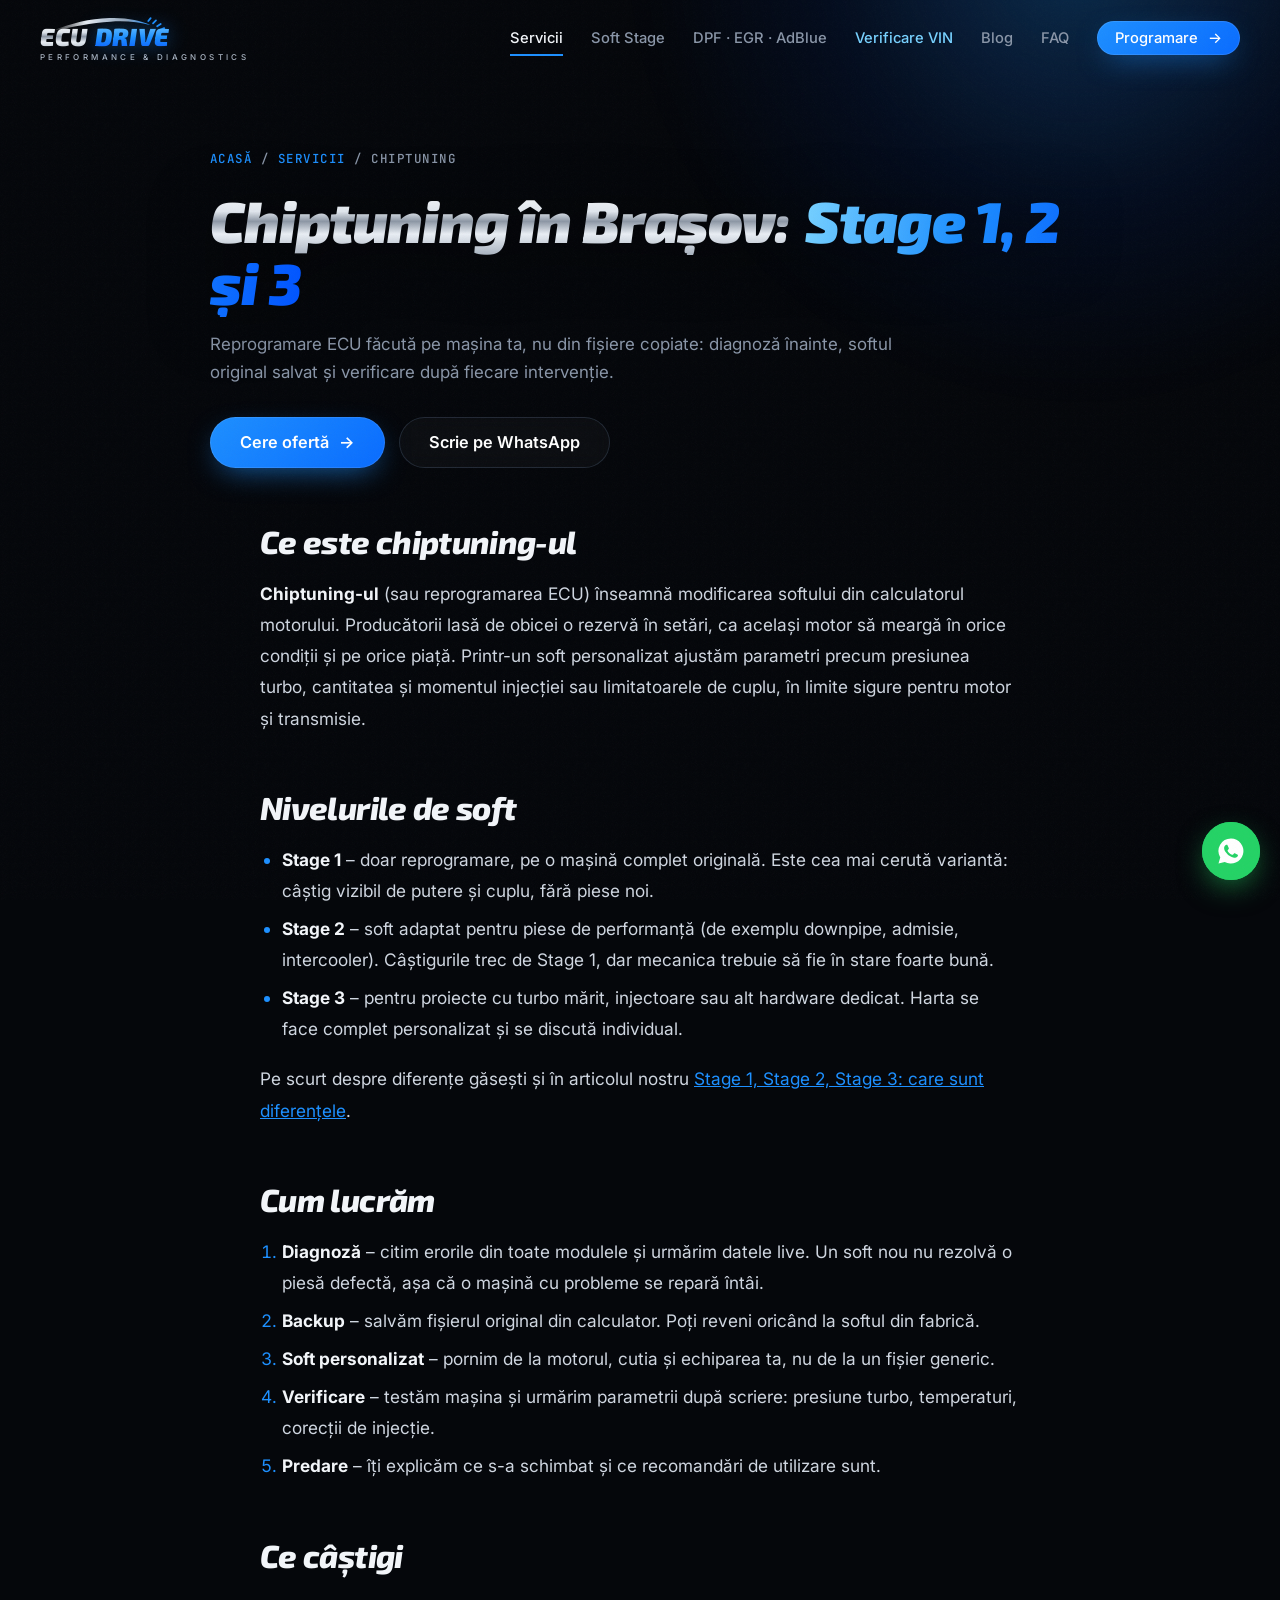
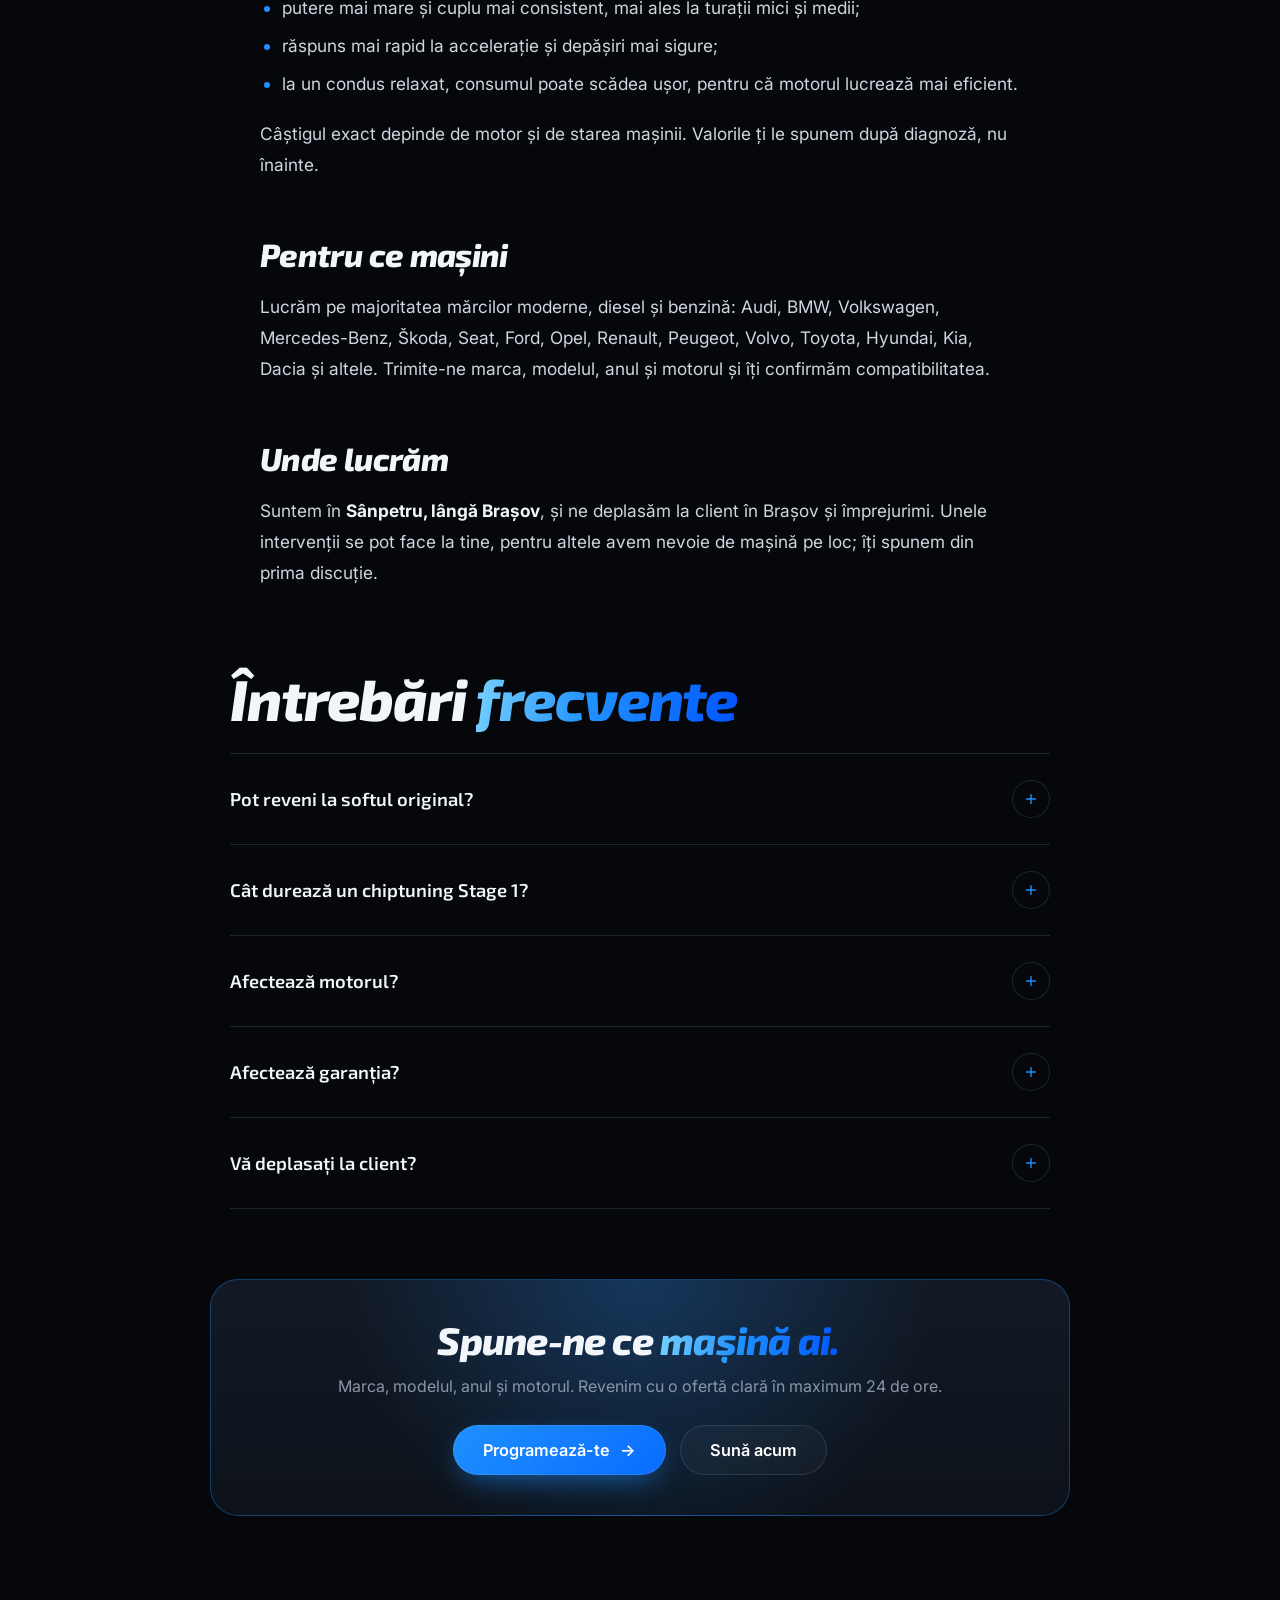
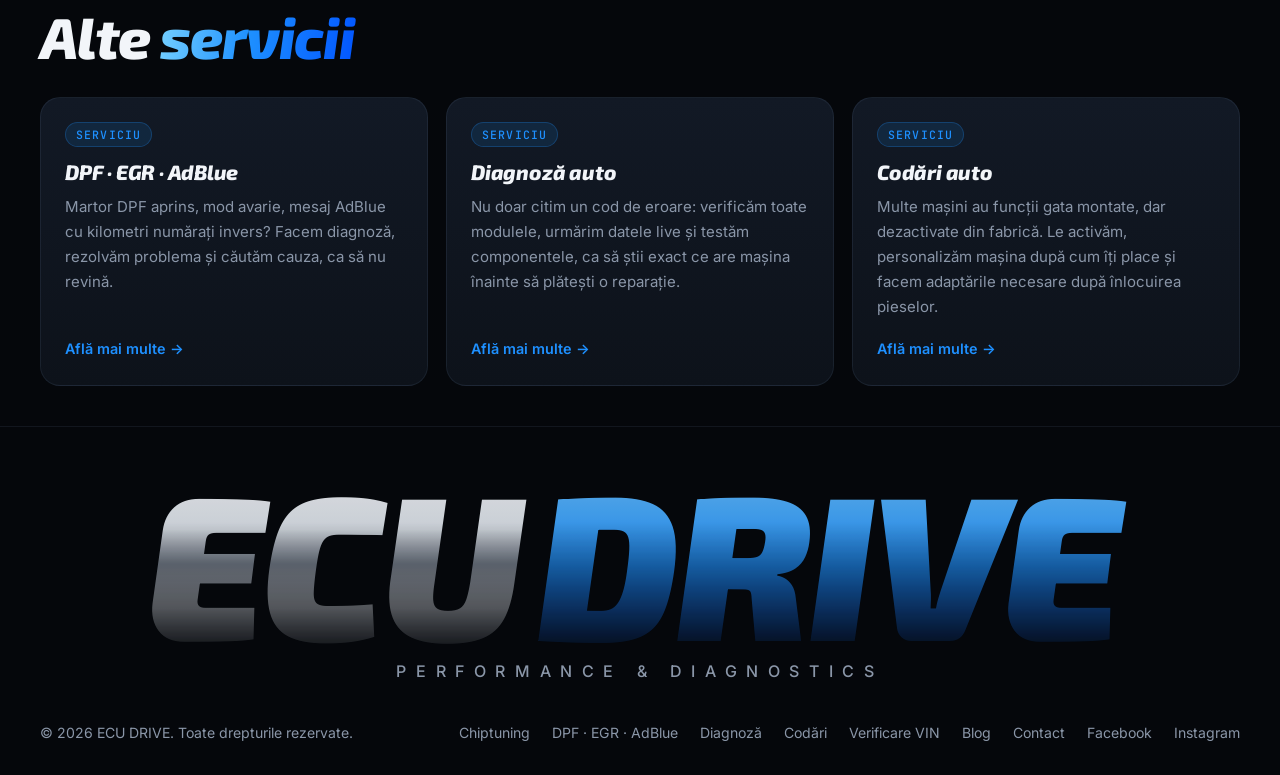
<file: chiptuning-brasov.html>
<!doctype html>
<html lang="ro">
<head>
<meta charset="utf-8">
<meta name="viewport" content="width=device-width, initial-scale=1">
<title>Chiptuning Brașov – Stage 1, 2, 3 | ECU DRIVE</title>
<meta name="description" content="Chiptuning în Brașov: reprogramare ECU Stage 1, 2 și 3, cu diagnoză înainte, backup al softului original și verificare după. ECU DRIVE – Sânpetru și deplasări la client.">
<link rel="canonical" href="https://ecudrive.ro/chiptuning-brasov.html">
<meta property="og:title" content="Chiptuning Brașov – Stage 1, 2, 3 | ECU DRIVE">
<meta property="og:description" content="Chiptuning în Brașov: reprogramare ECU Stage 1, 2 și 3, cu diagnoză înainte, backup al softului original și verificare după. ECU DRIVE – Sânpetru și deplasări la client.">
<meta property="og:url" content="https://ecudrive.ro/chiptuning-brasov.html">
<meta property="og:image" content="https://ecudrive.ro/img/badge.jpg">
<meta name="theme-color" content="#05070b">
<link rel="icon" href="data:image/svg+xml,%3Csvg xmlns='http://www.w3.org/2000/svg' viewBox='0 0 64 64'%3E%3Crect width='64' height='64' rx='14' fill='%2305070b'/%3E%3Cpath d='M36 6 14 36h14l-4 22 26-34H36z' fill='%231e90ff'/%3E%3C/svg%3E">
<link rel="preconnect" href="https://fonts.googleapis.com">
<link rel="preconnect" href="https://fonts.gstatic.com" crossorigin>
<link href="https://fonts.googleapis.com/css2?family=Exo+2:ital,wght@0,700;0,800;1,800;1,900&family=Space+Grotesk:wght@500;600;700&family=Inter:wght@400;500;600&family=JetBrains+Mono:wght@500;700&display=swap" rel="stylesheet">
<link rel="stylesheet" href="style.css">
<script type="application/ld+json">{"@context":"https://schema.org","@type":"Service","name":"Chiptuning / reprogramare ECU Stage 1, 2, 3","url":"https://ecudrive.ro/chiptuning-brasov.html","serviceType":"Chiptuning / reprogramare ECU Stage 1, 2, 3","areaServed":["Brașov","Județul Brașov"],"provider":{"@type":"AutoRepair","name":"ECU DRIVE","url":"https://ecudrive.ro/","telephone":"+40773492879"}}</script>
<script type="application/ld+json">{"@context":"https://schema.org","@type":"FAQPage","mainEntity":[{"@type":"Question","name":"Pot reveni la softul original?","acceptedAnswer":{"@type":"Answer","text":"Da. Salvăm întotdeauna fișierul original înainte de orice modificare, așa că se poate reveni oricând la setările din fabrică."}},{"@type":"Question","name":"Cât durează un chiptuning Stage 1?","acceptedAnswer":{"@type":"Answer","text":"De regulă între 1 și 3 ore, în funcție de mașină. Include diagnoza, citirea și salvarea softului, scrierea și verificarea."}},{"@type":"Question","name":"Afectează motorul?","acceptedAnswer":{"@type":"Answer","text":"Lucrăm în limite sigure și doar pe mașini sănătoase. De aceea începem cu diagnoză și urmărim parametrii după scriere."}},{"@type":"Question","name":"Afectează garanția?","acceptedAnswer":{"@type":"Answer","text":"Modificările de soft pot influența garanția producătorului sau a dealerului. Te informăm înainte de intervenție."}},{"@type":"Question","name":"Vă deplasați la client?","acceptedAnswer":{"@type":"Answer","text":"Da, în Brașov și împrejurimi. Pentru unele lucrări avem nevoie de mașină pe loc; îți spunem din prima discuție."}}]}</script>
<script type="application/ld+json">{"@context":"https://schema.org","@type":"BreadcrumbList","itemListElement":[{"@type":"ListItem","position":1,"name":"Acasă","item":"https://ecudrive.ro/"},{"@type":"ListItem","position":2,"name":"Chiptuning","item":"https://ecudrive.ro/chiptuning-brasov.html"}]}</script>
</head>
<body>

<div class="progress" id="progress"></div>

<header class="nav" id="nav">
  <div class="wrap nav__in">
    <a href="index.html" class="logo" aria-label="ECU DRIVE – Performance &amp; Diagnostics, acasă">
      <svg class="logo__swoosh" viewBox="0 0 200 30" aria-hidden="true"><defs><linearGradient id="gSw" x1="0" x2="1"><stop offset="0" stop-color="#fff" stop-opacity="0"/><stop offset=".35" stop-color="#e8edf3"/><stop offset=".75" stop-color="#9aa6b5"/><stop offset="1" stop-color="#1e90ff"/></linearGradient></defs><path d="M6 27C40 14 70 6 104 5c30-1 52 4 70 12-20-5-42-8-68-6C74 13 42 19 6 27z" fill="url(#gSw)"/><g stroke="#1e90ff" stroke-width="3" stroke-linecap="round"><path d="M170 10l4-5M178 14l5-5M185 19l6-4M190 25l7-3"/></g></svg>
      <span class="logo__txt"><span class="chrome">ECU</span> <b>DRIVE</b></span>
      <span class="logo__tag">Performance &amp; Diagnostics</span>
    </a>
    <nav id="menu" class="menu">
      <a href="index.html#servicii" class="active">Servicii</a>
      <a href="chiptuning-brasov.html">Soft Stage</a>
      <a href="dpf-egr-adblue-brasov.html">DPF · EGR · AdBlue</a>
      <a href="verificare-masina-vin-brasov.html" class="menu__vin">Verificare VIN</a>
      <a href="blog.html">Blog</a>
      <a href="index.html#faq">FAQ</a>
      <a href="index.html#contact" class="btn btn--sm">Programare <i>→</i></a>
    </nav>
    <button class="burger" id="burger" aria-label="Meniu" aria-expanded="false" aria-controls="menu"><span></span><span></span></button>
  </div>
</header>
<main>
<article class="article">
  <div class="hero__glow" aria-hidden="true" style="top:-500px"></div>
  <div class="wrap" style="position:relative">
    <header class="article__head">
      <p class="crumbs"><a href="index.html">Acasă</a> / <a href="index.html#servicii">Servicii</a> / Chiptuning</p>
      <h1><span class="chrome">Chiptuning în Brașov:</span> <span class="grad">Stage 1, 2 și 3</span></h1>
      <p class="sub svc__lead">Reprogramare ECU făcută pe mașina ta, nu din fișiere copiate: diagnoză înainte, softul original salvat și verificare după fiecare intervenție.</p>
      <div class="hero__cta svc__cta">
        <a class="btn btn--lg" href="index.html#contact">Cere ofertă <i>→</i></a>
        <a class="btn btn--ghost btn--lg" href="https://wa.me/40773492879?text=Salut%20ECU%20DRIVE!%20A%C8%99%20vrea%20o%20ofert%C4%83%20pentru%20chiptuning.%20Ma%C8%99ina%20mea%3A%20" target="_blank" rel="noopener">Scrie pe WhatsApp</a>
      </div>
    </header>
    <div class="prose">
<h2>Ce este chiptuning-ul</h2>
<p><strong>Chiptuning-ul</strong> (sau reprogramarea ECU) înseamnă modificarea softului din calculatorul motorului. Producătorii lasă de obicei o rezervă în setări, ca același motor să meargă în orice condiții și pe orice piață. Printr-un soft personalizat ajustăm parametri precum presiunea turbo, cantitatea și momentul injecției sau limitatoarele de cuplu, în limite sigure pentru motor și transmisie.</p>

<h2>Nivelurile de soft</h2>
<ul>
  <li><strong>Stage 1</strong> – doar reprogramare, pe o mașină complet originală. Este cea mai cerută variantă: câștig vizibil de putere și cuplu, fără piese noi.</li>
  <li><strong>Stage 2</strong> – soft adaptat pentru piese de performanță (de exemplu downpipe, admisie, intercooler). Câștigurile trec de Stage 1, dar mecanica trebuie să fie în stare foarte bună.</li>
  <li><strong>Stage 3</strong> – pentru proiecte cu turbo mărit, injectoare sau alt hardware dedicat. Harta se face complet personalizat și se discută individual.</li>
</ul>
<p>Pe scurt despre diferențe găsești și în articolul nostru <a href="articol.html?p=stage-1-vs-stage-2-vs-stage-3">Stage 1, Stage 2, Stage 3: care sunt diferențele</a>.</p>

<h2>Cum lucrăm</h2>
<ol>
  <li><strong>Diagnoză</strong> – citim erorile din toate modulele și urmărim datele live. Un soft nou nu rezolvă o piesă defectă, așa că o mașină cu probleme se repară întâi.</li>
  <li><strong>Backup</strong> – salvăm fișierul original din calculator. Poți reveni oricând la softul din fabrică.</li>
  <li><strong>Soft personalizat</strong> – pornim de la motorul, cutia și echiparea ta, nu de la un fișier generic.</li>
  <li><strong>Verificare</strong> – testăm mașina și urmărim parametrii după scriere: presiune turbo, temperaturi, corecții de injecție.</li>
  <li><strong>Predare</strong> – îți explicăm ce s-a schimbat și ce recomandări de utilizare sunt.</li>
</ol>

<h2>Ce câștigi</h2>
<ul>
  <li>putere mai mare și cuplu mai consistent, mai ales la turații mici și medii;</li>
  <li>răspuns mai rapid la accelerație și depășiri mai sigure;</li>
  <li>la un condus relaxat, consumul poate scădea ușor, pentru că motorul lucrează mai eficient.</li>
</ul>
<p>Câștigul exact depinde de motor și de starea mașinii. Valorile ți le spunem după diagnoză, nu înainte.</p>

<h2>Pentru ce mașini</h2>
<p>Lucrăm pe majoritatea mărcilor moderne, diesel și benzină: Audi, BMW, Volkswagen, Mercedes-Benz, Škoda, Seat, Ford, Opel, Renault, Peugeot, Volvo, Toyota, Hyundai, Kia, Dacia și altele. Trimite-ne marca, modelul, anul și motorul și îți confirmăm compatibilitatea.</p>

<h2>Unde lucrăm</h2>
<p>Suntem în <strong>Sânpetru, lângă Brașov</strong>, și ne deplasăm la client în Brașov și împrejurimi. Unele intervenții se pot face la tine, pentru altele avem nevoie de mașină pe loc; îți spunem din prima discuție.</p>
    </div>

    <section class="narrow svc__faq">
      <h2>Întrebări <span class="grad">frecvente</span></h2>
      <div class="acc">
        <details><summary>Pot reveni la softul original?</summary><p>Da. Salvăm întotdeauna fișierul original înainte de orice modificare, așa că se poate reveni oricând la setările din fabrică.</p></details>
        <details><summary>Cât durează un chiptuning Stage 1?</summary><p>De regulă între 1 și 3 ore, în funcție de mașină. Include diagnoza, citirea și salvarea softului, scrierea și verificarea.</p></details>
        <details><summary>Afectează motorul?</summary><p>Lucrăm în limite sigure și doar pe mașini sănătoase. De aceea începem cu diagnoză și urmărim parametrii după scriere.</p></details>
        <details><summary>Afectează garanția?</summary><p>Modificările de soft pot influența garanția producătorului sau a dealerului. Te informăm înainte de intervenție.</p></details>
        <details><summary>Vă deplasați la client?</summary><p>Da, în Brașov și împrejurimi. Pentru unele lucrări avem nevoie de mașină pe loc; îți spunem din prima discuție.</p></details>
      </div>
    </section>

    <div class="cta-box">
      <h2>Spune-ne ce <span class="grad">mașină ai.</span></h2>
      <p>Marca, modelul, anul și motorul. Revenim cu o ofertă clară în maximum 24 de ore.</p>
      <div class="hero__cta"><a class="btn btn--lg" href="index.html#contact">Programează-te <i>→</i></a><a class="btn btn--ghost btn--lg" href="tel:+40773492879">Sună acum</a></div>
    </div>

    <section class="related">
      <h2>Alte <span class="grad">servicii</span></h2>
      <div class="posts">
      <a class="pcard" href="dpf-egr-adblue-brasov.html"><div class="pcard__body"><div class="pcard__meta"><span class="tag">Serviciu</span></div><h3>DPF · EGR · AdBlue</h3><p>Martor DPF aprins, mod avarie, mesaj AdBlue cu kilometri numărați invers? Facem diagnoză, rezolvăm problema și căutăm cauza, ca să nu revină.</p><span class="more">Află mai multe <i>→</i></span></div></a>
      <a class="pcard" href="diagnoza-auto-brasov.html"><div class="pcard__body"><div class="pcard__meta"><span class="tag">Serviciu</span></div><h3>Diagnoză auto</h3><p>Nu doar citim un cod de eroare: verificăm toate modulele, urmărim datele live și testăm componentele, ca să știi exact ce are mașina înainte să plătești o reparație.</p><span class="more">Află mai multe <i>→</i></span></div></a>
      <a class="pcard" href="codari-auto-brasov.html"><div class="pcard__body"><div class="pcard__meta"><span class="tag">Serviciu</span></div><h3>Codări auto</h3><p>Multe mașini au funcții gata montate, dar dezactivate din fabrică. Le activăm, personalizăm mașina după cum îți place și facem adaptările necesare după înlocuirea pieselor.</p><span class="more">Află mai multe <i>→</i></span></div></a>
      </div>
    </section>
  </div>
</article>
</main>

<footer class="foot">
  <div class="wrap">
    <div class="foot__word" aria-hidden="true"><span class="chrome">ECU</span><b>DRIVE</b></div>
    <p class="foot__tag" aria-hidden="true">Performance &amp; Diagnostics</p>
    <div class="foot__in">
      <span>© <span id="yr"></span> ECU DRIVE. Toate drepturile rezervate.</span>
      <nav><a href="chiptuning-brasov.html">Chiptuning</a><a href="dpf-egr-adblue-brasov.html">DPF · EGR · AdBlue</a><a href="diagnoza-auto-brasov.html">Diagnoză</a><a href="codari-auto-brasov.html">Codări</a><a href="verificare-masina-vin-brasov.html">Verificare VIN</a><a href="blog.html">Blog</a><a href="index.html#contact">Contact</a><a href="https://www.facebook.com/ecudrive" target="_blank" rel="noopener">Facebook</a><a href="https://www.instagram.com/ecudrive.ro/" target="_blank" rel="noopener">Instagram</a></nav>
    </div>
  </div>
</footer>

<a class="fab" href="https://wa.me/40773492879" target="_blank" rel="noopener" aria-label="Scrie-ne pe WhatsApp">
  <svg viewBox="0 0 24 24" aria-hidden="true"><path d="M12 2a10 10 0 0 0-8.6 15.1L2 22l5-1.3A10 10 0 1 0 12 2zm5.3 14.1c-.2.6-1.3 1.2-1.8 1.2s-1 .3-3.4-.7a11.6 11.6 0 0 1-4.6-4.1c-.4-.5-1-1.6-1-2.9s.7-2 1-2.3a1 1 0 0 1 .7-.3h.5c.2 0 .4 0 .6.5l.9 2.1c.1.2.1.4 0 .6l-.4.6-.4.5c-.1.1-.3.3-.1.6a8 8 0 0 0 1.5 1.8 7 7 0 0 0 2.1 1.3c.3.1.5.1.6-.1l.9-1c.2-.3.4-.2.6-.1l2 1c.3.1.5.2.5.3.1.2.1.7-.2 1z"/></svg>
</a>
<script src="script.js"></script>
</body>
</html>
</file>
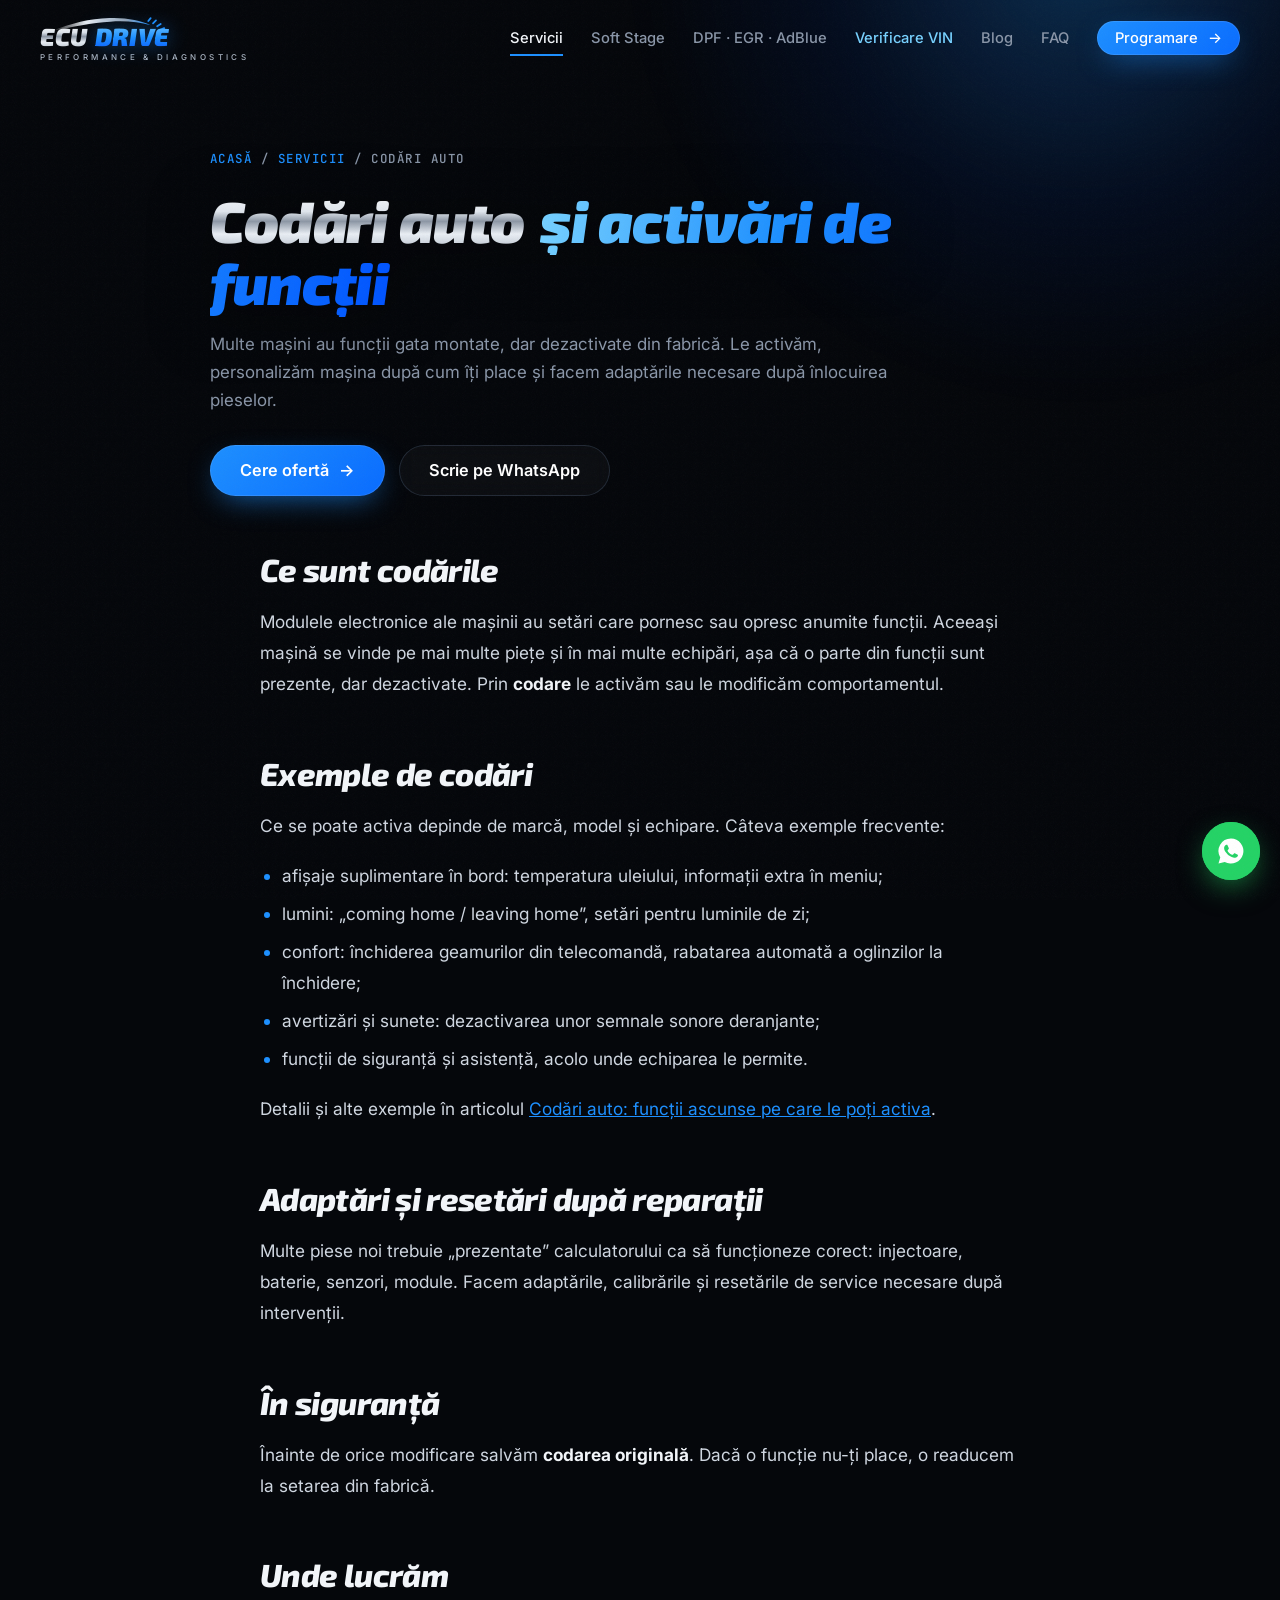
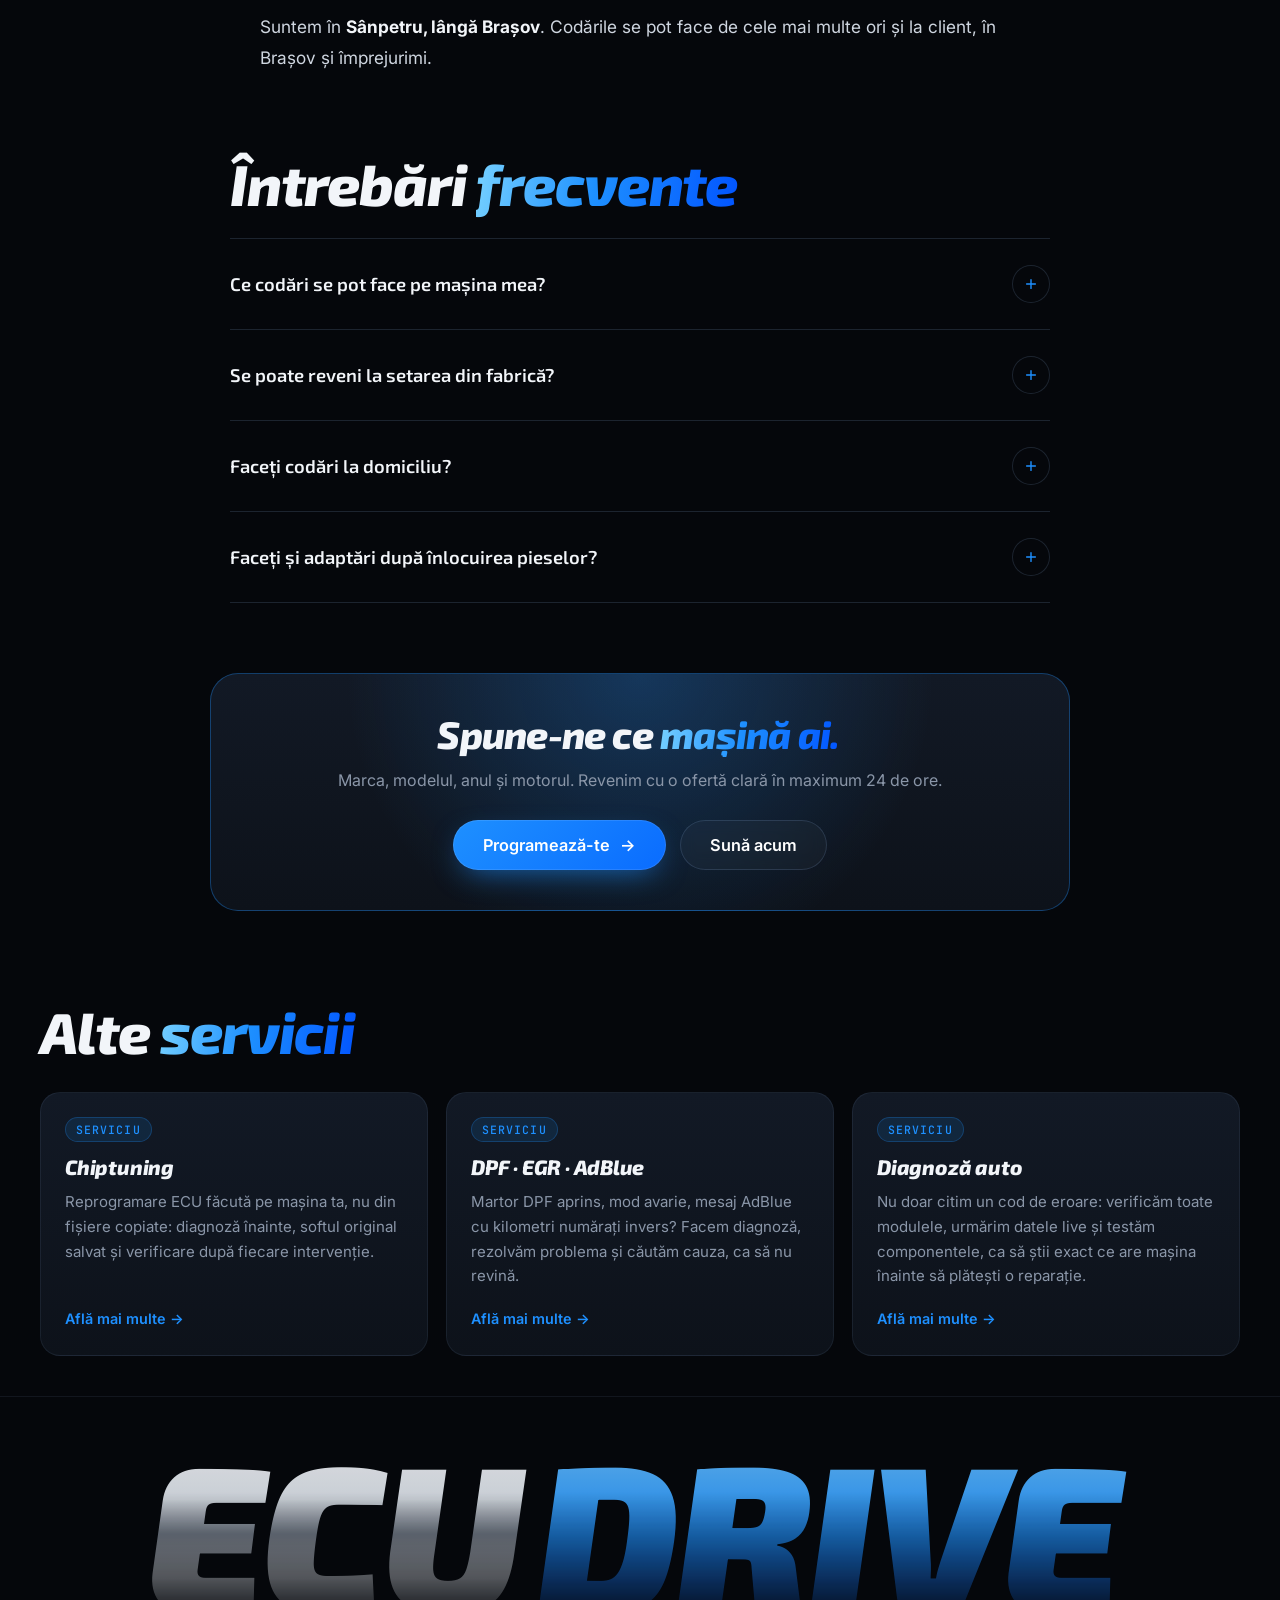
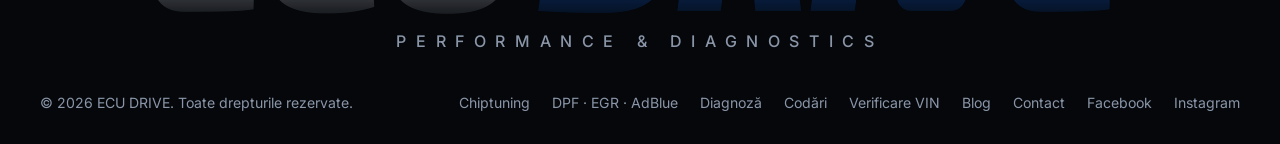
<file: codari-auto-brasov.html>
<!doctype html>
<html lang="ro">
<head>
<meta charset="utf-8">
<meta name="viewport" content="width=device-width, initial-scale=1">
<title>Codări auto Brașov – activări funcții, adaptări | ECU DRIVE</title>
<meta name="description" content="Codări auto în Brașov: activarea funcțiilor ascunse, personalizări, adaptări și resetări după înlocuirea pieselor. Codarea originală salvată. ECU DRIVE – Sânpetru și la client.">
<link rel="canonical" href="https://ecudrive.ro/codari-auto-brasov.html">
<meta property="og:title" content="Codări auto Brașov – activări funcții, adaptări | ECU DRIVE">
<meta property="og:description" content="Codări auto în Brașov: activarea funcțiilor ascunse, personalizări, adaptări și resetări după înlocuirea pieselor. Codarea originală salvată. ECU DRIVE – Sânpetru și la client.">
<meta property="og:url" content="https://ecudrive.ro/codari-auto-brasov.html">
<meta property="og:image" content="https://ecudrive.ro/img/badge.jpg">
<meta name="theme-color" content="#05070b">
<link rel="icon" href="data:image/svg+xml,%3Csvg xmlns='http://www.w3.org/2000/svg' viewBox='0 0 64 64'%3E%3Crect width='64' height='64' rx='14' fill='%2305070b'/%3E%3Cpath d='M36 6 14 36h14l-4 22 26-34H36z' fill='%231e90ff'/%3E%3C/svg%3E">
<link rel="preconnect" href="https://fonts.googleapis.com">
<link rel="preconnect" href="https://fonts.gstatic.com" crossorigin>
<link href="https://fonts.googleapis.com/css2?family=Exo+2:ital,wght@0,700;0,800;1,800;1,900&family=Space+Grotesk:wght@500;600;700&family=Inter:wght@400;500;600&family=JetBrains+Mono:wght@500;700&display=swap" rel="stylesheet">
<link rel="stylesheet" href="style.css">
<script type="application/ld+json">{"@context":"https://schema.org","@type":"Service","name":"Codări auto, activări funcții, adaptări","url":"https://ecudrive.ro/codari-auto-brasov.html","serviceType":"Codări auto, activări funcții, adaptări","areaServed":["Brașov","Județul Brașov"],"provider":{"@type":"AutoRepair","name":"ECU DRIVE","url":"https://ecudrive.ro/","telephone":"+40773492879"}}</script>
<script type="application/ld+json">{"@context":"https://schema.org","@type":"FAQPage","mainEntity":[{"@type":"Question","name":"Ce codări se pot face pe mașina mea?","acceptedAnswer":{"@type":"Answer","text":"Depinde de marcă, model, an și echipare. Trimite-ne datele mașinii și o listă cu ce ți-ar plăcea, iar noi îți spunem ce se poate."}},{"@type":"Question","name":"Se poate reveni la setarea din fabrică?","acceptedAnswer":{"@type":"Answer","text":"Da. Salvăm codarea originală înainte de modificări."}},{"@type":"Question","name":"Faceți codări la domiciliu?","acceptedAnswer":{"@type":"Answer","text":"De cele mai multe ori da, în Brașov și împrejurimi."}},{"@type":"Question","name":"Faceți și adaptări după înlocuirea pieselor?","acceptedAnswer":{"@type":"Answer","text":"Da: injectoare, baterie, senzori, module, resetări de service și calibrări."}}]}</script>
<script type="application/ld+json">{"@context":"https://schema.org","@type":"BreadcrumbList","itemListElement":[{"@type":"ListItem","position":1,"name":"Acasă","item":"https://ecudrive.ro/"},{"@type":"ListItem","position":2,"name":"Codări auto","item":"https://ecudrive.ro/codari-auto-brasov.html"}]}</script>
</head>
<body>

<div class="progress" id="progress"></div>

<header class="nav" id="nav">
  <div class="wrap nav__in">
    <a href="index.html" class="logo" aria-label="ECU DRIVE – Performance &amp; Diagnostics, acasă">
      <svg class="logo__swoosh" viewBox="0 0 200 30" aria-hidden="true"><defs><linearGradient id="gSw" x1="0" x2="1"><stop offset="0" stop-color="#fff" stop-opacity="0"/><stop offset=".35" stop-color="#e8edf3"/><stop offset=".75" stop-color="#9aa6b5"/><stop offset="1" stop-color="#1e90ff"/></linearGradient></defs><path d="M6 27C40 14 70 6 104 5c30-1 52 4 70 12-20-5-42-8-68-6C74 13 42 19 6 27z" fill="url(#gSw)"/><g stroke="#1e90ff" stroke-width="3" stroke-linecap="round"><path d="M170 10l4-5M178 14l5-5M185 19l6-4M190 25l7-3"/></g></svg>
      <span class="logo__txt"><span class="chrome">ECU</span> <b>DRIVE</b></span>
      <span class="logo__tag">Performance &amp; Diagnostics</span>
    </a>
    <nav id="menu" class="menu">
      <a href="index.html#servicii" class="active">Servicii</a>
      <a href="chiptuning-brasov.html">Soft Stage</a>
      <a href="dpf-egr-adblue-brasov.html">DPF · EGR · AdBlue</a>
      <a href="verificare-masina-vin-brasov.html" class="menu__vin">Verificare VIN</a>
      <a href="blog.html">Blog</a>
      <a href="index.html#faq">FAQ</a>
      <a href="index.html#contact" class="btn btn--sm">Programare <i>→</i></a>
    </nav>
    <button class="burger" id="burger" aria-label="Meniu" aria-expanded="false" aria-controls="menu"><span></span><span></span></button>
  </div>
</header>
<main>
<article class="article">
  <div class="hero__glow" aria-hidden="true" style="top:-500px"></div>
  <div class="wrap" style="position:relative">
    <header class="article__head">
      <p class="crumbs"><a href="index.html">Acasă</a> / <a href="index.html#servicii">Servicii</a> / Codări auto</p>
      <h1><span class="chrome">Codări auto</span> <span class="grad">și activări de funcții</span></h1>
      <p class="sub svc__lead">Multe mașini au funcții gata montate, dar dezactivate din fabrică. Le activăm, personalizăm mașina după cum îți place și facem adaptările necesare după înlocuirea pieselor.</p>
      <div class="hero__cta svc__cta">
        <a class="btn btn--lg" href="index.html#contact">Cere ofertă <i>→</i></a>
        <a class="btn btn--ghost btn--lg" href="https://wa.me/40773492879?text=Salut%20ECU%20DRIVE!%20A%C8%99%20vrea%20ni%C8%99te%20cod%C4%83ri.%20Ma%C8%99ina%20mea%20%C8%99i%20ce%20a%C8%99%20vrea%3A%20" target="_blank" rel="noopener">Scrie pe WhatsApp</a>
      </div>
    </header>
    <div class="prose">
<h2>Ce sunt codările</h2>
<p>Modulele electronice ale mașinii au setări care pornesc sau opresc anumite funcții. Aceeași mașină se vinde pe mai multe piețe și în mai multe echipări, așa că o parte din funcții sunt prezente, dar dezactivate. Prin <strong>codare</strong> le activăm sau le modificăm comportamentul.</p>

<h2>Exemple de codări</h2>
<p>Ce se poate activa depinde de marcă, model și echipare. Câteva exemple frecvente:</p>
<ul>
  <li>afișaje suplimentare în bord: temperatura uleiului, informații extra în meniu;</li>
  <li>lumini: „coming home / leaving home”, setări pentru luminile de zi;</li>
  <li>confort: închiderea geamurilor din telecomandă, rabatarea automată a oglinzilor la închidere;</li>
  <li>avertizări și sunete: dezactivarea unor semnale sonore deranjante;</li>
  <li>funcții de siguranță și asistență, acolo unde echiparea le permite.</li>
</ul>
<p>Detalii și alte exemple în articolul <a href="articol.html?p=codari-auto-functii-ascunse">Codări auto: funcții ascunse pe care le poți activa</a>.</p>

<h2>Adaptări și resetări după reparații</h2>
<p>Multe piese noi trebuie „prezentate” calculatorului ca să funcționeze corect: injectoare, baterie, senzori, module. Facem adaptările, calibrările și resetările de service necesare după intervenții.</p>

<h2>În siguranță</h2>
<p>Înainte de orice modificare salvăm <strong>codarea originală</strong>. Dacă o funcție nu-ți place, o readucem la setarea din fabrică.</p>

<h2>Unde lucrăm</h2>
<p>Suntem în <strong>Sânpetru, lângă Brașov</strong>. Codările se pot face de cele mai multe ori și la client, în Brașov și împrejurimi.</p>
    </div>

    <section class="narrow svc__faq">
      <h2>Întrebări <span class="grad">frecvente</span></h2>
      <div class="acc">
        <details><summary>Ce codări se pot face pe mașina mea?</summary><p>Depinde de marcă, model, an și echipare. Trimite-ne datele mașinii și o listă cu ce ți-ar plăcea, iar noi îți spunem ce se poate.</p></details>
        <details><summary>Se poate reveni la setarea din fabrică?</summary><p>Da. Salvăm codarea originală înainte de modificări.</p></details>
        <details><summary>Faceți codări la domiciliu?</summary><p>De cele mai multe ori da, în Brașov și împrejurimi.</p></details>
        <details><summary>Faceți și adaptări după înlocuirea pieselor?</summary><p>Da: injectoare, baterie, senzori, module, resetări de service și calibrări.</p></details>
      </div>
    </section>

    <div class="cta-box">
      <h2>Spune-ne ce <span class="grad">mașină ai.</span></h2>
      <p>Marca, modelul, anul și motorul. Revenim cu o ofertă clară în maximum 24 de ore.</p>
      <div class="hero__cta"><a class="btn btn--lg" href="index.html#contact">Programează-te <i>→</i></a><a class="btn btn--ghost btn--lg" href="tel:+40773492879">Sună acum</a></div>
    </div>

    <section class="related">
      <h2>Alte <span class="grad">servicii</span></h2>
      <div class="posts">
      <a class="pcard" href="chiptuning-brasov.html"><div class="pcard__body"><div class="pcard__meta"><span class="tag">Serviciu</span></div><h3>Chiptuning</h3><p>Reprogramare ECU făcută pe mașina ta, nu din fișiere copiate: diagnoză înainte, softul original salvat și verificare după fiecare intervenție.</p><span class="more">Află mai multe <i>→</i></span></div></a>
      <a class="pcard" href="dpf-egr-adblue-brasov.html"><div class="pcard__body"><div class="pcard__meta"><span class="tag">Serviciu</span></div><h3>DPF · EGR · AdBlue</h3><p>Martor DPF aprins, mod avarie, mesaj AdBlue cu kilometri numărați invers? Facem diagnoză, rezolvăm problema și căutăm cauza, ca să nu revină.</p><span class="more">Află mai multe <i>→</i></span></div></a>
      <a class="pcard" href="diagnoza-auto-brasov.html"><div class="pcard__body"><div class="pcard__meta"><span class="tag">Serviciu</span></div><h3>Diagnoză auto</h3><p>Nu doar citim un cod de eroare: verificăm toate modulele, urmărim datele live și testăm componentele, ca să știi exact ce are mașina înainte să plătești o reparație.</p><span class="more">Află mai multe <i>→</i></span></div></a>
      </div>
    </section>
  </div>
</article>
</main>

<footer class="foot">
  <div class="wrap">
    <div class="foot__word" aria-hidden="true"><span class="chrome">ECU</span><b>DRIVE</b></div>
    <p class="foot__tag" aria-hidden="true">Performance &amp; Diagnostics</p>
    <div class="foot__in">
      <span>© <span id="yr"></span> ECU DRIVE. Toate drepturile rezervate.</span>
      <nav><a href="chiptuning-brasov.html">Chiptuning</a><a href="dpf-egr-adblue-brasov.html">DPF · EGR · AdBlue</a><a href="diagnoza-auto-brasov.html">Diagnoză</a><a href="codari-auto-brasov.html">Codări</a><a href="verificare-masina-vin-brasov.html">Verificare VIN</a><a href="blog.html">Blog</a><a href="index.html#contact">Contact</a><a href="https://www.facebook.com/ecudrive" target="_blank" rel="noopener">Facebook</a><a href="https://www.instagram.com/ecudrive.ro/" target="_blank" rel="noopener">Instagram</a></nav>
    </div>
  </div>
</footer>

<a class="fab" href="https://wa.me/40773492879" target="_blank" rel="noopener" aria-label="Scrie-ne pe WhatsApp">
  <svg viewBox="0 0 24 24" aria-hidden="true"><path d="M12 2a10 10 0 0 0-8.6 15.1L2 22l5-1.3A10 10 0 1 0 12 2zm5.3 14.1c-.2.6-1.3 1.2-1.8 1.2s-1 .3-3.4-.7a11.6 11.6 0 0 1-4.6-4.1c-.4-.5-1-1.6-1-2.9s.7-2 1-2.3a1 1 0 0 1 .7-.3h.5c.2 0 .4 0 .6.5l.9 2.1c.1.2.1.4 0 .6l-.4.6-.4.5c-.1.1-.3.3-.1.6a8 8 0 0 0 1.5 1.8 7 7 0 0 0 2.1 1.3c.3.1.5.1.6-.1l.9-1c.2-.3.4-.2.6-.1l2 1c.3.1.5.2.5.3.1.2.1.7-.2 1z"/></svg>
</a>
<script src="script.js"></script>
</body>
</html>
</file>
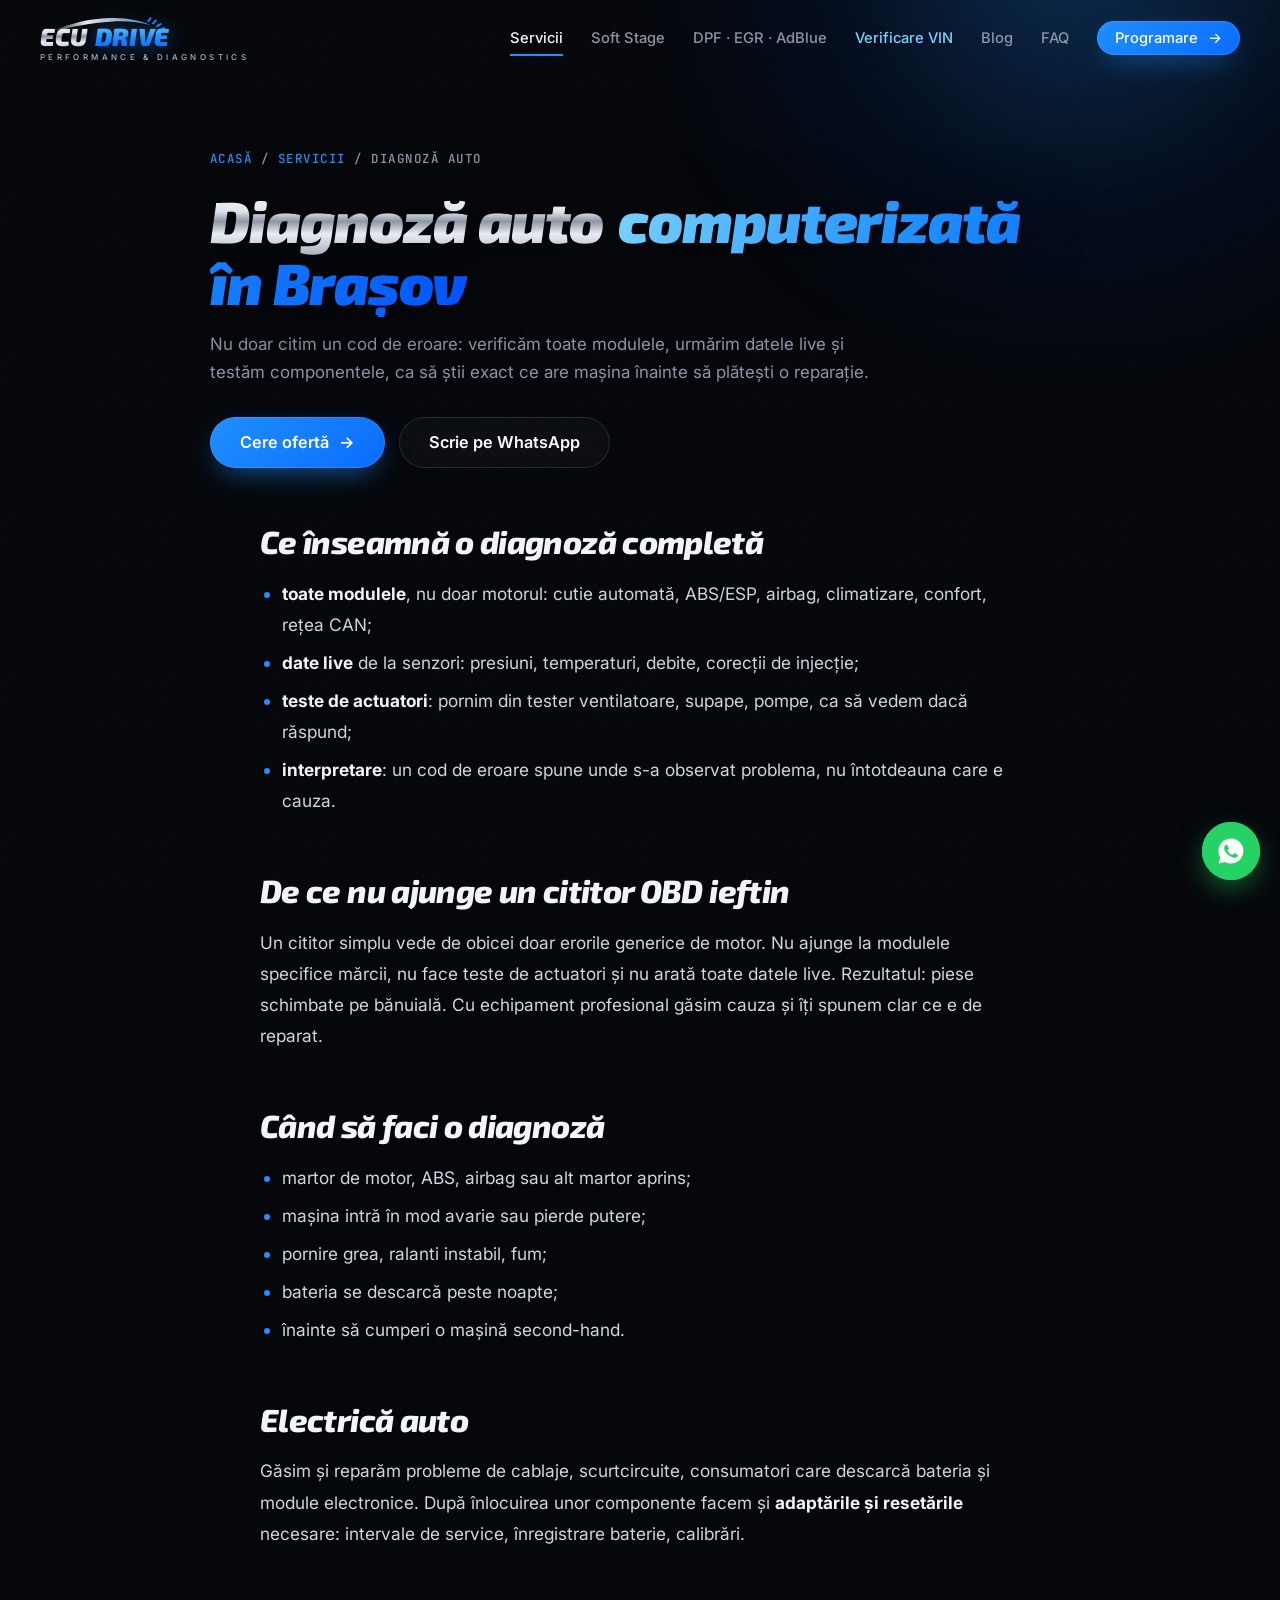
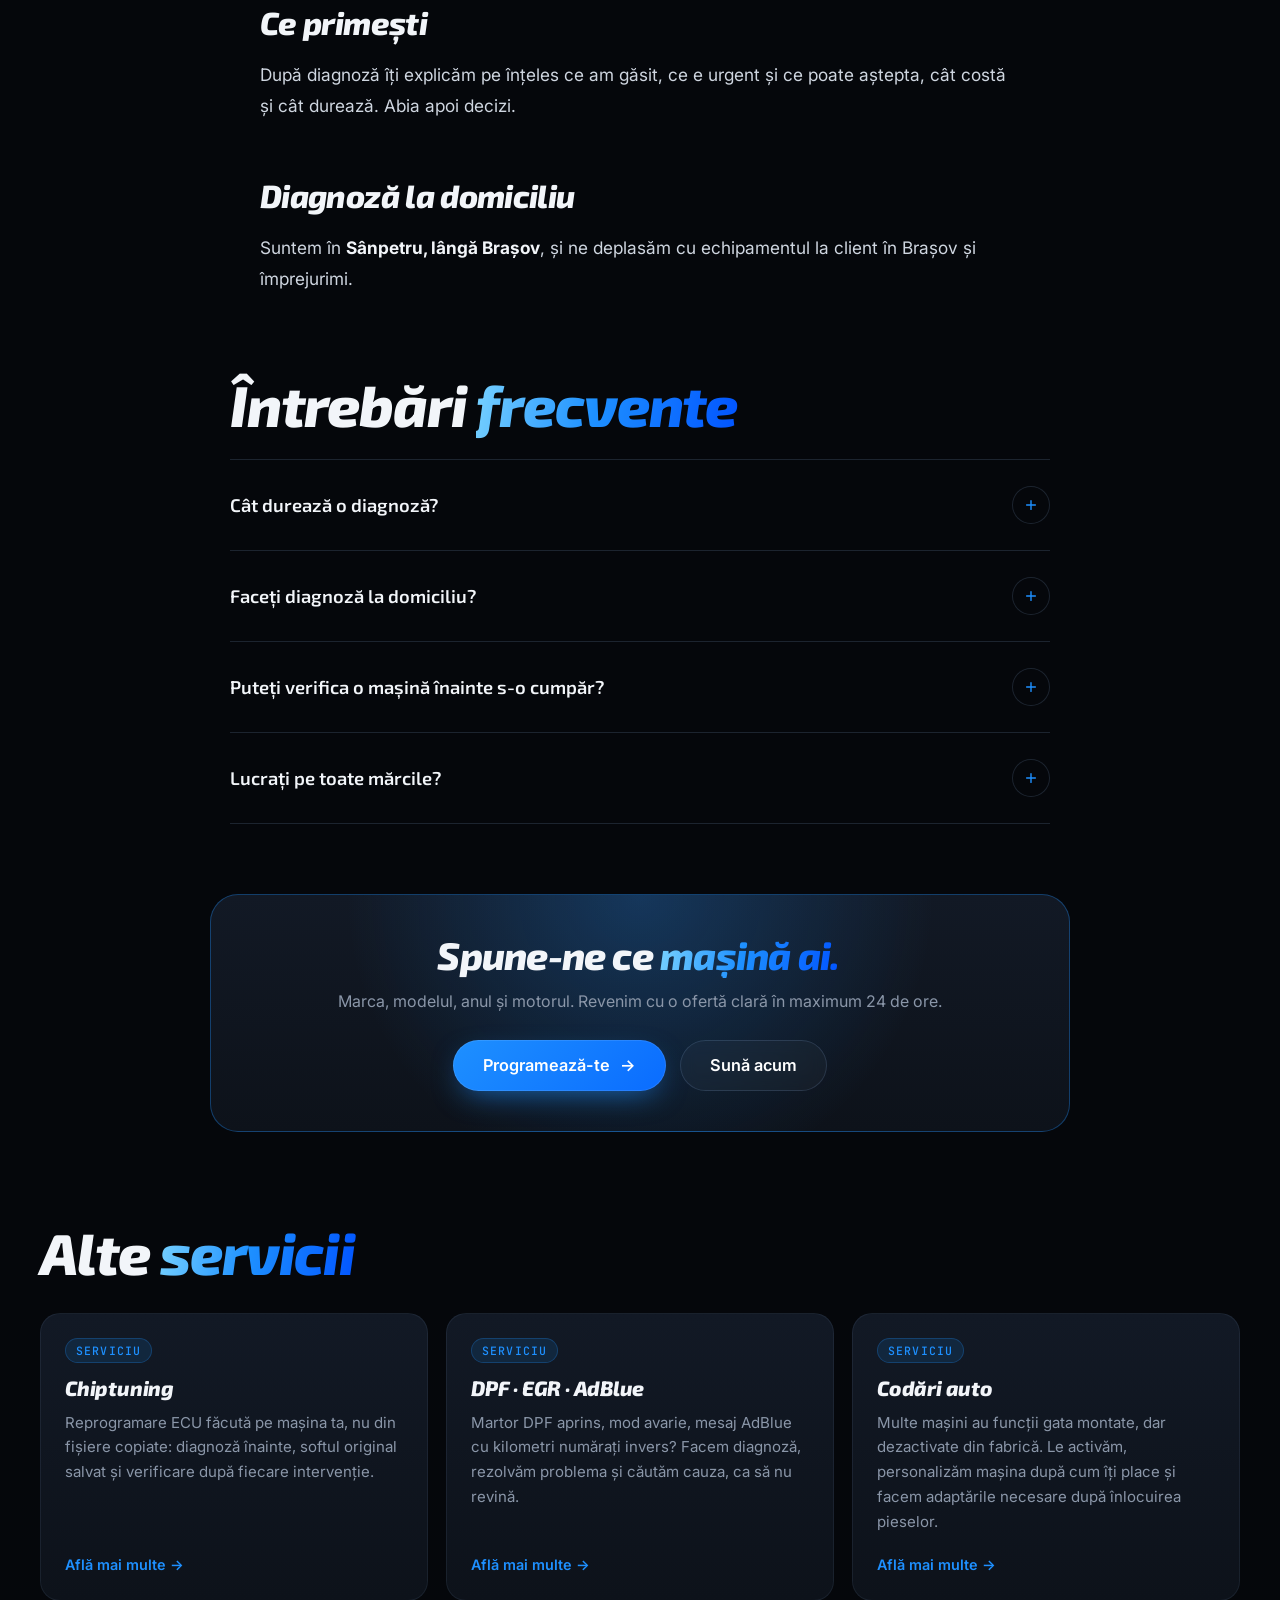
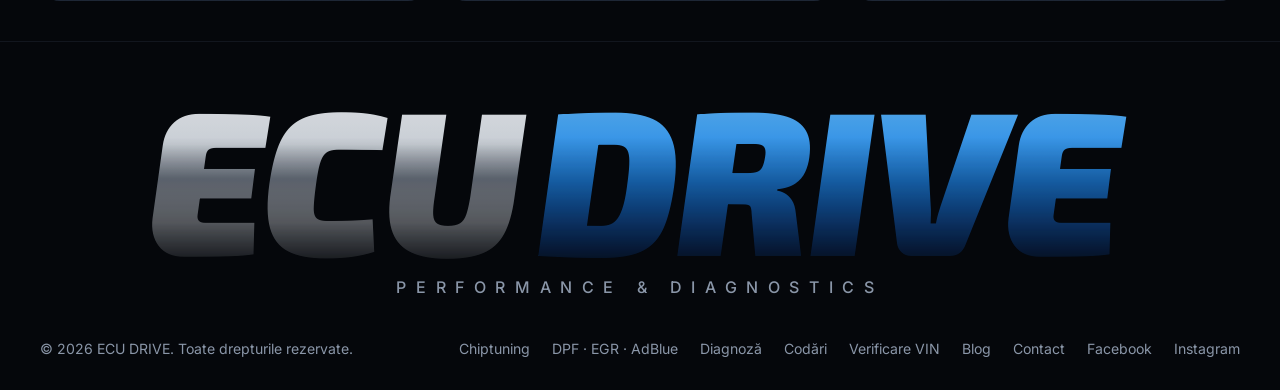
<file: diagnoza-auto-brasov.html>
<!doctype html>
<html lang="ro">
<head>
<meta charset="utf-8">
<meta name="viewport" content="width=device-width, initial-scale=1">
<title>Diagnoză auto Brașov – computerizată, toate sistemele | ECU DRIVE</title>
<meta name="description" content="Diagnoză auto computerizată în Brașov: toate modulele, date live, teste de actuatori și electrică auto. Explicații clare și ofertă înainte de reparație. ECU DRIVE – și la client.">
<link rel="canonical" href="https://ecudrive.ro/diagnoza-auto-brasov.html">
<meta property="og:title" content="Diagnoză auto Brașov – computerizată, toate sistemele | ECU DRIVE">
<meta property="og:description" content="Diagnoză auto computerizată în Brașov: toate modulele, date live, teste de actuatori și electrică auto. Explicații clare și ofertă înainte de reparație. ECU DRIVE – și la client.">
<meta property="og:url" content="https://ecudrive.ro/diagnoza-auto-brasov.html">
<meta property="og:image" content="https://ecudrive.ro/img/badge.jpg">
<meta name="theme-color" content="#05070b">
<link rel="icon" href="data:image/svg+xml,%3Csvg xmlns='http://www.w3.org/2000/svg' viewBox='0 0 64 64'%3E%3Crect width='64' height='64' rx='14' fill='%2305070b'/%3E%3Cpath d='M36 6 14 36h14l-4 22 26-34H36z' fill='%231e90ff'/%3E%3C/svg%3E">
<link rel="preconnect" href="https://fonts.googleapis.com">
<link rel="preconnect" href="https://fonts.gstatic.com" crossorigin>
<link href="https://fonts.googleapis.com/css2?family=Exo+2:ital,wght@0,700;0,800;1,800;1,900&family=Space+Grotesk:wght@500;600;700&family=Inter:wght@400;500;600&family=JetBrains+Mono:wght@500;700&display=swap" rel="stylesheet">
<link rel="stylesheet" href="style.css">
<script type="application/ld+json">{"@context":"https://schema.org","@type":"Service","name":"Diagnoză auto computerizată și electrică auto","url":"https://ecudrive.ro/diagnoza-auto-brasov.html","serviceType":"Diagnoză auto computerizată și electrică auto","areaServed":["Brașov","Județul Brașov"],"provider":{"@type":"AutoRepair","name":"ECU DRIVE","url":"https://ecudrive.ro/","telephone":"+40773492879"}}</script>
<script type="application/ld+json">{"@context":"https://schema.org","@type":"FAQPage","mainEntity":[{"@type":"Question","name":"Cât durează o diagnoză?","acceptedAnswer":{"@type":"Answer","text":"Citirea și interpretarea erorilor durează de obicei sub o oră. Pentru probleme intermitente sau electrice complicate poate dura mai mult; îți spunem dinainte."}},{"@type":"Question","name":"Faceți diagnoză la domiciliu?","acceptedAnswer":{"@type":"Answer","text":"Da, ne deplasăm cu echipamentul în Brașov și împrejurimi."}},{"@type":"Question","name":"Puteți verifica o mașină înainte s-o cumpăr?","acceptedAnswer":{"@type":"Answer","text":"Da. O diagnoză înainte de cumpărare arată erorile memorate și starea sistemelor electronice, inclusiv cele care nu se văd pe bord."}},{"@type":"Question","name":"Lucrați pe toate mărcile?","acceptedAnswer":{"@type":"Answer","text":"Pe majoritatea mărcilor moderne. Trimite-ne datele mașinii și îți confirmăm."}}]}</script>
<script type="application/ld+json">{"@context":"https://schema.org","@type":"BreadcrumbList","itemListElement":[{"@type":"ListItem","position":1,"name":"Acasă","item":"https://ecudrive.ro/"},{"@type":"ListItem","position":2,"name":"Diagnoză auto","item":"https://ecudrive.ro/diagnoza-auto-brasov.html"}]}</script>
</head>
<body>

<div class="progress" id="progress"></div>

<header class="nav" id="nav">
  <div class="wrap nav__in">
    <a href="index.html" class="logo" aria-label="ECU DRIVE – Performance &amp; Diagnostics, acasă">
      <svg class="logo__swoosh" viewBox="0 0 200 30" aria-hidden="true"><defs><linearGradient id="gSw" x1="0" x2="1"><stop offset="0" stop-color="#fff" stop-opacity="0"/><stop offset=".35" stop-color="#e8edf3"/><stop offset=".75" stop-color="#9aa6b5"/><stop offset="1" stop-color="#1e90ff"/></linearGradient></defs><path d="M6 27C40 14 70 6 104 5c30-1 52 4 70 12-20-5-42-8-68-6C74 13 42 19 6 27z" fill="url(#gSw)"/><g stroke="#1e90ff" stroke-width="3" stroke-linecap="round"><path d="M170 10l4-5M178 14l5-5M185 19l6-4M190 25l7-3"/></g></svg>
      <span class="logo__txt"><span class="chrome">ECU</span> <b>DRIVE</b></span>
      <span class="logo__tag">Performance &amp; Diagnostics</span>
    </a>
    <nav id="menu" class="menu">
      <a href="index.html#servicii" class="active">Servicii</a>
      <a href="chiptuning-brasov.html">Soft Stage</a>
      <a href="dpf-egr-adblue-brasov.html">DPF · EGR · AdBlue</a>
      <a href="verificare-masina-vin-brasov.html" class="menu__vin">Verificare VIN</a>
      <a href="blog.html">Blog</a>
      <a href="index.html#faq">FAQ</a>
      <a href="index.html#contact" class="btn btn--sm">Programare <i>→</i></a>
    </nav>
    <button class="burger" id="burger" aria-label="Meniu" aria-expanded="false" aria-controls="menu"><span></span><span></span></button>
  </div>
</header>
<main>
<article class="article">
  <div class="hero__glow" aria-hidden="true" style="top:-500px"></div>
  <div class="wrap" style="position:relative">
    <header class="article__head">
      <p class="crumbs"><a href="index.html">Acasă</a> / <a href="index.html#servicii">Servicii</a> / Diagnoză auto</p>
      <h1><span class="chrome">Diagnoză auto</span> <span class="grad">computerizată în Brașov</span></h1>
      <p class="sub svc__lead">Nu doar citim un cod de eroare: verificăm toate modulele, urmărim datele live și testăm componentele, ca să știi exact ce are mașina înainte să plătești o reparație.</p>
      <div class="hero__cta svc__cta">
        <a class="btn btn--lg" href="index.html#contact">Cere ofertă <i>→</i></a>
        <a class="btn btn--ghost btn--lg" href="https://wa.me/40773492879?text=Salut%20ECU%20DRIVE!%20A%C8%99%20vrea%20o%20diagnoz%C4%83.%20Ma%C8%99ina%20mea%20%C8%99i%20problema%3A%20" target="_blank" rel="noopener">Scrie pe WhatsApp</a>
      </div>
    </header>
    <div class="prose">
<h2>Ce înseamnă o diagnoză completă</h2>
<ul>
  <li><strong>toate modulele</strong>, nu doar motorul: cutie automată, ABS/ESP, airbag, climatizare, confort, rețea CAN;</li>
  <li><strong>date live</strong> de la senzori: presiuni, temperaturi, debite, corecții de injecție;</li>
  <li><strong>teste de actuatori</strong>: pornim din tester ventilatoare, supape, pompe, ca să vedem dacă răspund;</li>
  <li><strong>interpretare</strong>: un cod de eroare spune unde s-a observat problema, nu întotdeauna care e cauza.</li>
</ul>

<h2>De ce nu ajunge un cititor OBD ieftin</h2>
<p>Un cititor simplu vede de obicei doar erorile generice de motor. Nu ajunge la modulele specifice mărcii, nu face teste de actuatori și nu arată toate datele live. Rezultatul: piese schimbate pe bănuială. Cu echipament profesional găsim cauza și îți spunem clar ce e de reparat.</p>

<h2>Când să faci o diagnoză</h2>
<ul>
  <li>martor de motor, ABS, airbag sau alt martor aprins;</li>
  <li>mașina intră în mod avarie sau pierde putere;</li>
  <li>pornire grea, ralanti instabil, fum;</li>
  <li>bateria se descarcă peste noapte;</li>
  <li>înainte să cumperi o mașină second-hand.</li>
</ul>

<h2 id="electrica">Electrică auto</h2>
<p>Găsim și reparăm probleme de cablaje, scurtcircuite, consumatori care descarcă bateria și module electronice. După înlocuirea unor componente facem și <strong>adaptările și resetările</strong> necesare: intervale de service, înregistrare baterie, calibrări.</p>

<h2>Ce primești</h2>
<p>După diagnoză îți explicăm pe înțeles ce am găsit, ce e urgent și ce poate aștepta, cât costă și cât durează. Abia apoi decizi.</p>

<h2>Diagnoză la domiciliu</h2>
<p>Suntem în <strong>Sânpetru, lângă Brașov</strong>, și ne deplasăm cu echipamentul la client în Brașov și împrejurimi.</p>
    </div>

    <section class="narrow svc__faq">
      <h2>Întrebări <span class="grad">frecvente</span></h2>
      <div class="acc">
        <details><summary>Cât durează o diagnoză?</summary><p>Citirea și interpretarea erorilor durează de obicei sub o oră. Pentru probleme intermitente sau electrice complicate poate dura mai mult; îți spunem dinainte.</p></details>
        <details><summary>Faceți diagnoză la domiciliu?</summary><p>Da, ne deplasăm cu echipamentul în Brașov și împrejurimi.</p></details>
        <details><summary>Puteți verifica o mașină înainte s-o cumpăr?</summary><p>Da. O diagnoză înainte de cumpărare arată erorile memorate și starea sistemelor electronice, inclusiv cele care nu se văd pe bord.</p></details>
        <details><summary>Lucrați pe toate mărcile?</summary><p>Pe majoritatea mărcilor moderne. Trimite-ne datele mașinii și îți confirmăm.</p></details>
      </div>
    </section>

    <div class="cta-box">
      <h2>Spune-ne ce <span class="grad">mașină ai.</span></h2>
      <p>Marca, modelul, anul și motorul. Revenim cu o ofertă clară în maximum 24 de ore.</p>
      <div class="hero__cta"><a class="btn btn--lg" href="index.html#contact">Programează-te <i>→</i></a><a class="btn btn--ghost btn--lg" href="tel:+40773492879">Sună acum</a></div>
    </div>

    <section class="related">
      <h2>Alte <span class="grad">servicii</span></h2>
      <div class="posts">
      <a class="pcard" href="chiptuning-brasov.html"><div class="pcard__body"><div class="pcard__meta"><span class="tag">Serviciu</span></div><h3>Chiptuning</h3><p>Reprogramare ECU făcută pe mașina ta, nu din fișiere copiate: diagnoză înainte, softul original salvat și verificare după fiecare intervenție.</p><span class="more">Află mai multe <i>→</i></span></div></a>
      <a class="pcard" href="dpf-egr-adblue-brasov.html"><div class="pcard__body"><div class="pcard__meta"><span class="tag">Serviciu</span></div><h3>DPF · EGR · AdBlue</h3><p>Martor DPF aprins, mod avarie, mesaj AdBlue cu kilometri numărați invers? Facem diagnoză, rezolvăm problema și căutăm cauza, ca să nu revină.</p><span class="more">Află mai multe <i>→</i></span></div></a>
      <a class="pcard" href="codari-auto-brasov.html"><div class="pcard__body"><div class="pcard__meta"><span class="tag">Serviciu</span></div><h3>Codări auto</h3><p>Multe mașini au funcții gata montate, dar dezactivate din fabrică. Le activăm, personalizăm mașina după cum îți place și facem adaptările necesare după înlocuirea pieselor.</p><span class="more">Află mai multe <i>→</i></span></div></a>
      </div>
    </section>
  </div>
</article>
</main>

<footer class="foot">
  <div class="wrap">
    <div class="foot__word" aria-hidden="true"><span class="chrome">ECU</span><b>DRIVE</b></div>
    <p class="foot__tag" aria-hidden="true">Performance &amp; Diagnostics</p>
    <div class="foot__in">
      <span>© <span id="yr"></span> ECU DRIVE. Toate drepturile rezervate.</span>
      <nav><a href="chiptuning-brasov.html">Chiptuning</a><a href="dpf-egr-adblue-brasov.html">DPF · EGR · AdBlue</a><a href="diagnoza-auto-brasov.html">Diagnoză</a><a href="codari-auto-brasov.html">Codări</a><a href="verificare-masina-vin-brasov.html">Verificare VIN</a><a href="blog.html">Blog</a><a href="index.html#contact">Contact</a><a href="https://www.facebook.com/ecudrive" target="_blank" rel="noopener">Facebook</a><a href="https://www.instagram.com/ecudrive.ro/" target="_blank" rel="noopener">Instagram</a></nav>
    </div>
  </div>
</footer>

<a class="fab" href="https://wa.me/40773492879" target="_blank" rel="noopener" aria-label="Scrie-ne pe WhatsApp">
  <svg viewBox="0 0 24 24" aria-hidden="true"><path d="M12 2a10 10 0 0 0-8.6 15.1L2 22l5-1.3A10 10 0 1 0 12 2zm5.3 14.1c-.2.6-1.3 1.2-1.8 1.2s-1 .3-3.4-.7a11.6 11.6 0 0 1-4.6-4.1c-.4-.5-1-1.6-1-2.9s.7-2 1-2.3a1 1 0 0 1 .7-.3h.5c.2 0 .4 0 .6.5l.9 2.1c.1.2.1.4 0 .6l-.4.6-.4.5c-.1.1-.3.3-.1.6a8 8 0 0 0 1.5 1.8 7 7 0 0 0 2.1 1.3c.3.1.5.1.6-.1l.9-1c.2-.3.4-.2.6-.1l2 1c.3.1.5.2.5.3.1.2.1.7-.2 1z"/></svg>
</a>
<script src="script.js"></script>
</body>
</html>
</file>
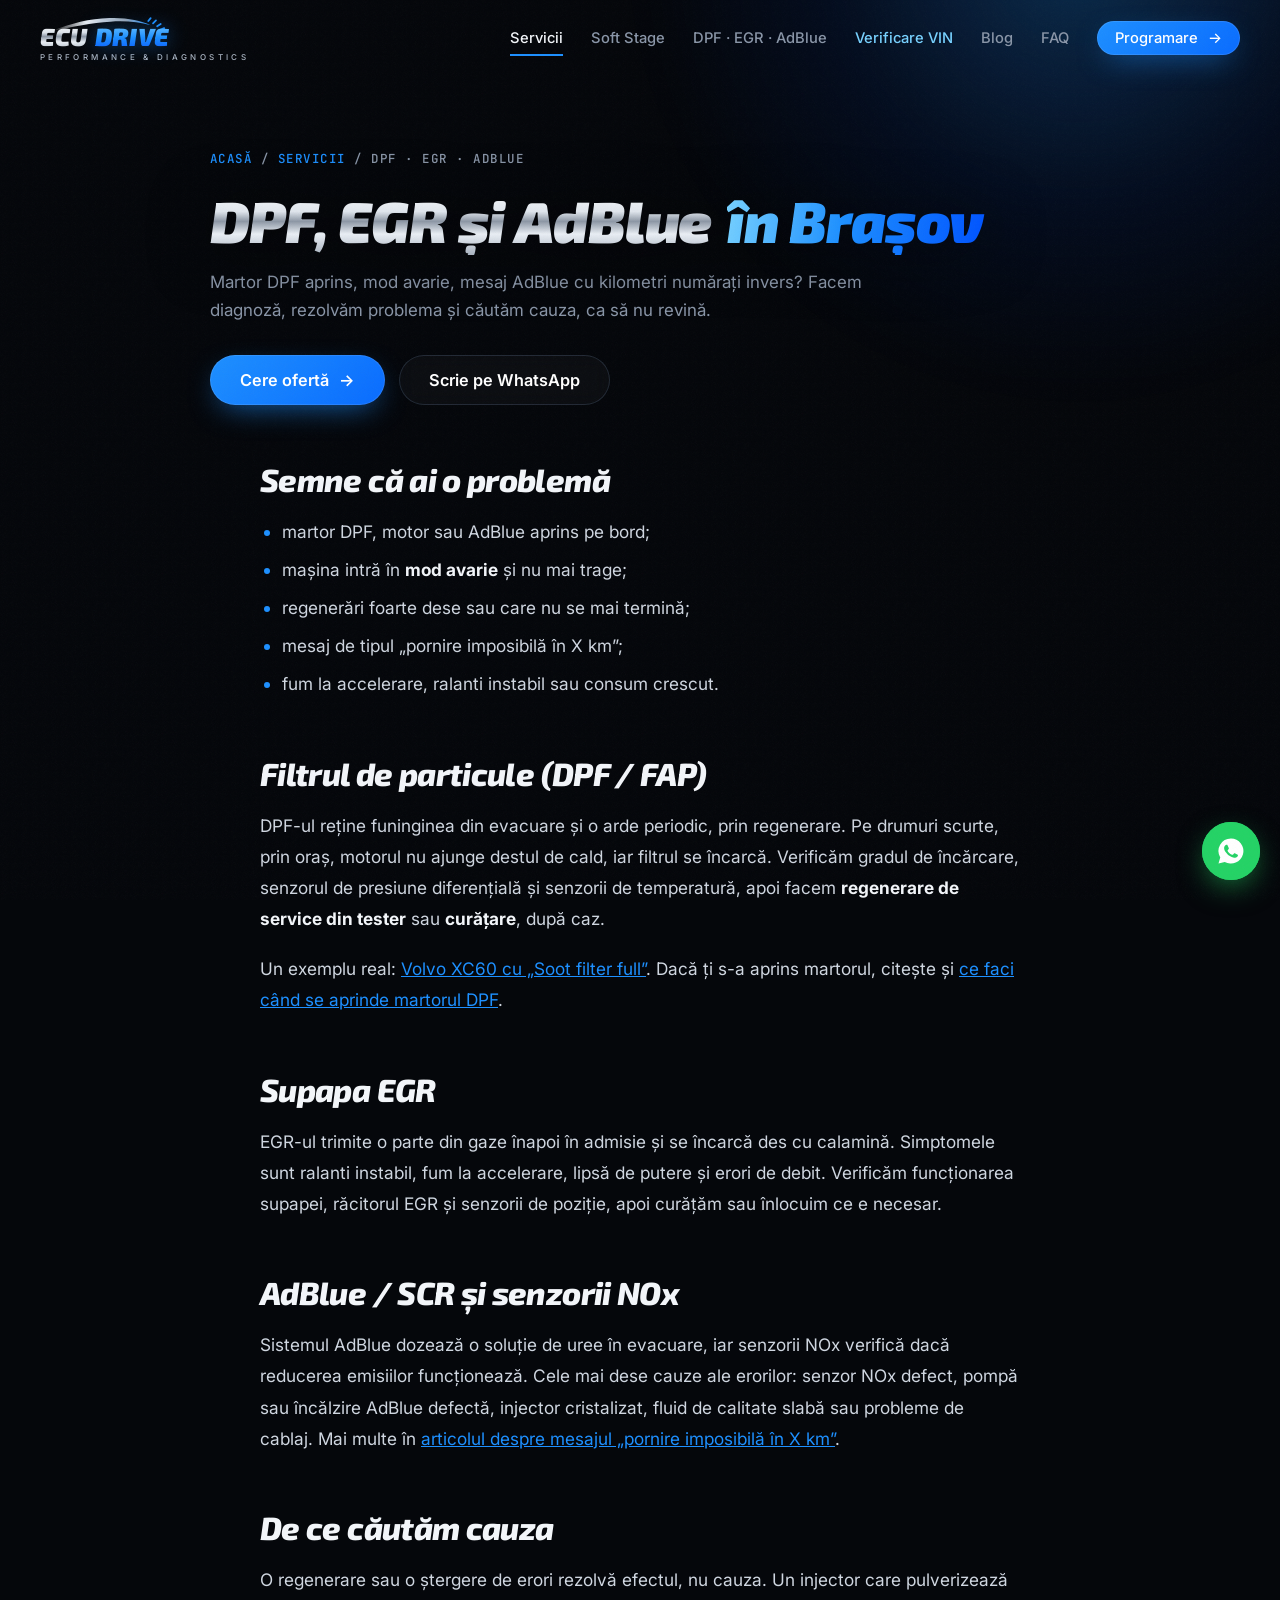
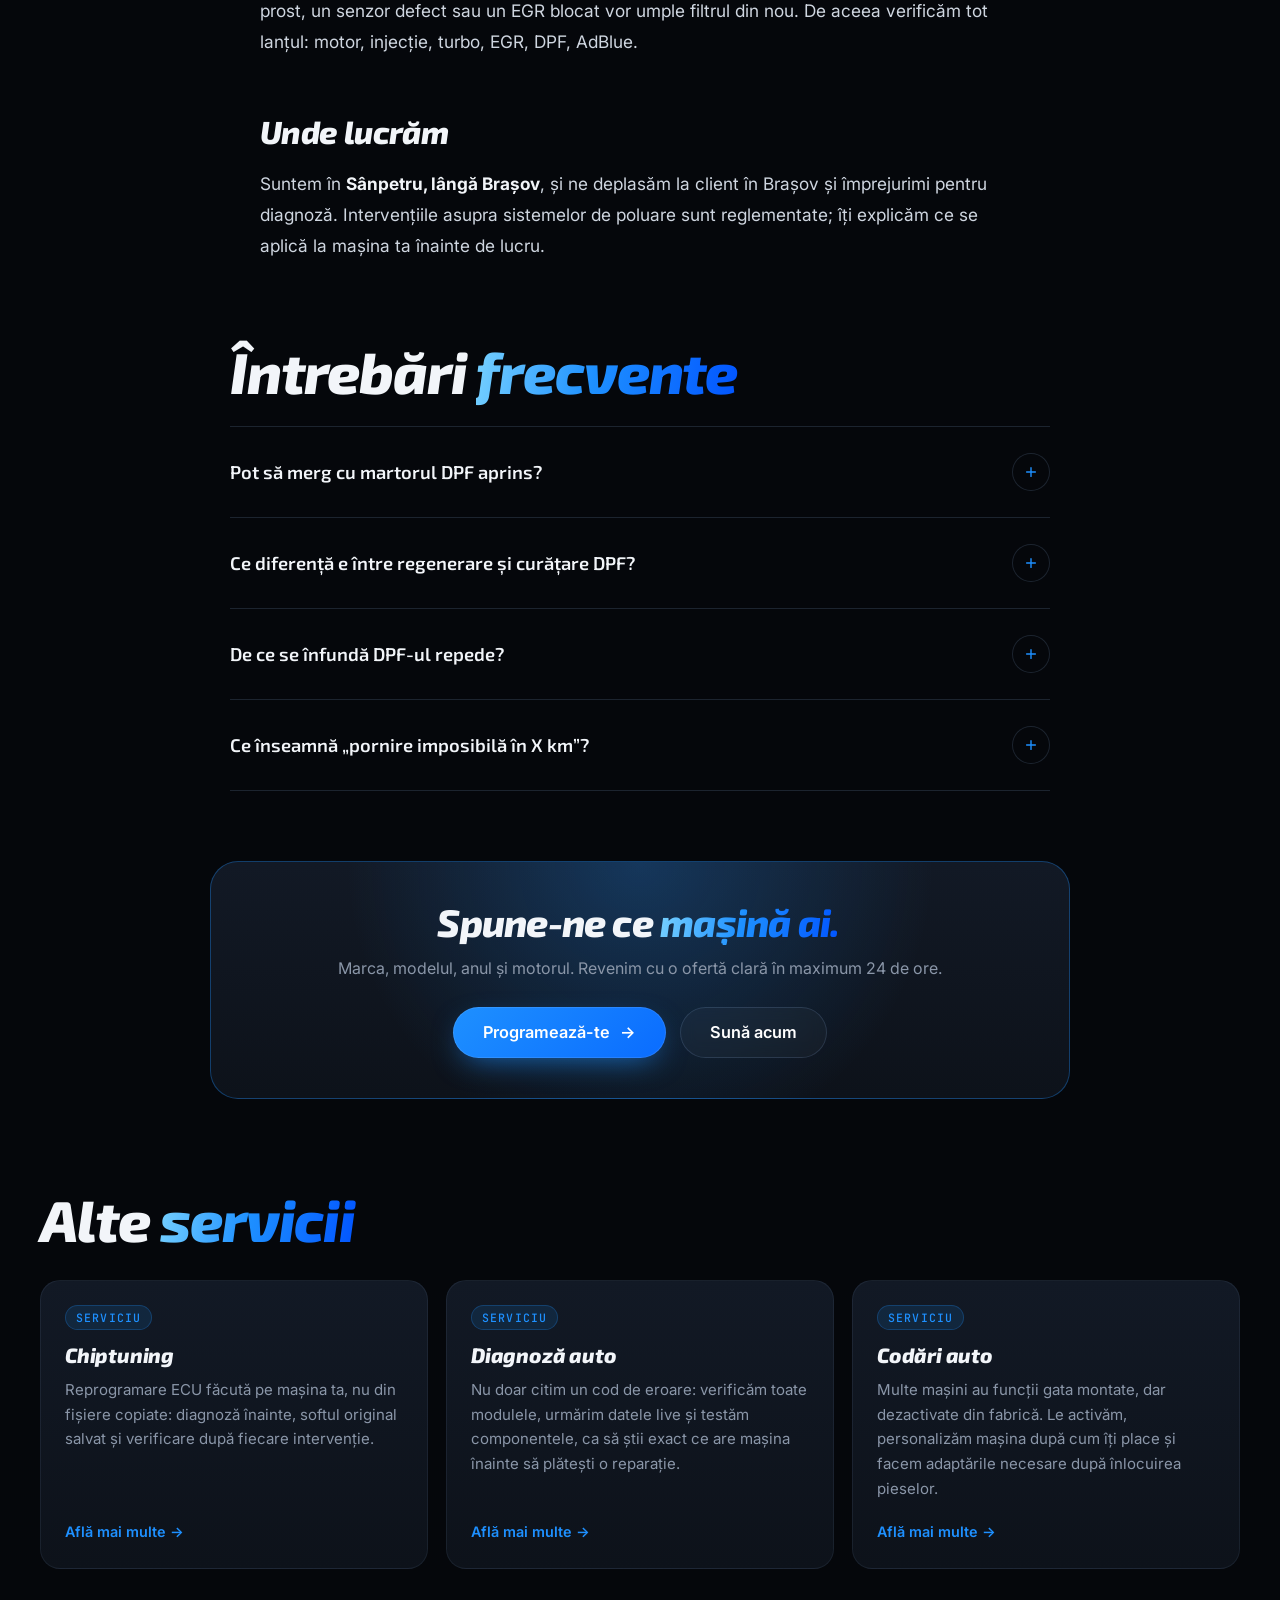
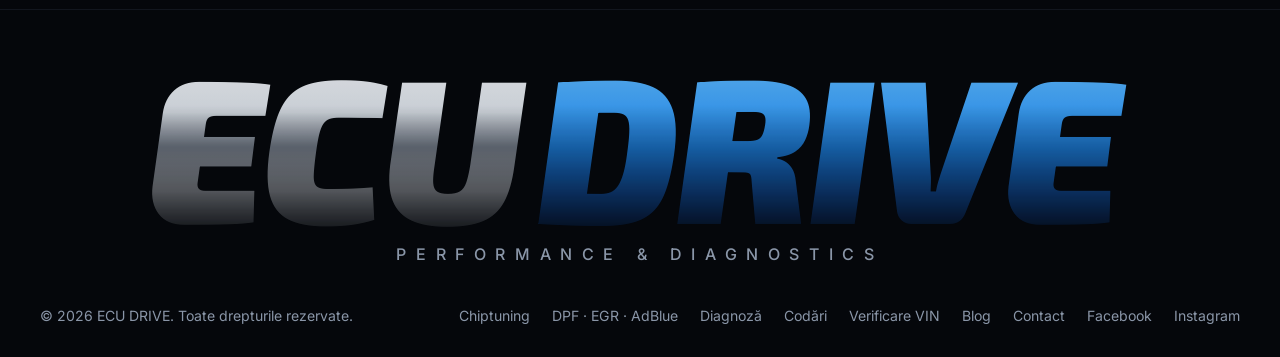
<file: dpf-egr-adblue-brasov.html>
<!doctype html>
<html lang="ro">
<head>
<meta charset="utf-8">
<meta name="viewport" content="width=device-width, initial-scale=1">
<title>DPF, EGR, AdBlue Brașov – diagnoză, curățare, reparații | ECU DRIVE</title>
<meta name="description" content="Probleme DPF, EGR sau AdBlue în Brașov? Diagnoză, regenerare și curățare DPF, reparații EGR, AdBlue și senzori NOx. Căutăm cauza reală. ECU DRIVE – Sânpetru și la client.">
<link rel="canonical" href="https://ecudrive.ro/dpf-egr-adblue-brasov.html">
<meta property="og:title" content="DPF, EGR, AdBlue Brașov – diagnoză, curățare, reparații | ECU DRIVE">
<meta property="og:description" content="Probleme DPF, EGR sau AdBlue în Brașov? Diagnoză, regenerare și curățare DPF, reparații EGR, AdBlue și senzori NOx. Căutăm cauza reală. ECU DRIVE – Sânpetru și la client.">
<meta property="og:url" content="https://ecudrive.ro/dpf-egr-adblue-brasov.html">
<meta property="og:image" content="https://ecudrive.ro/img/badge.jpg">
<meta name="theme-color" content="#05070b">
<link rel="icon" href="data:image/svg+xml,%3Csvg xmlns='http://www.w3.org/2000/svg' viewBox='0 0 64 64'%3E%3Crect width='64' height='64' rx='14' fill='%2305070b'/%3E%3Cpath d='M36 6 14 36h14l-4 22 26-34H36z' fill='%231e90ff'/%3E%3C/svg%3E">
<link rel="preconnect" href="https://fonts.googleapis.com">
<link rel="preconnect" href="https://fonts.gstatic.com" crossorigin>
<link href="https://fonts.googleapis.com/css2?family=Exo+2:ital,wght@0,700;0,800;1,800;1,900&family=Space+Grotesk:wght@500;600;700&family=Inter:wght@400;500;600&family=JetBrains+Mono:wght@500;700&display=swap" rel="stylesheet">
<link rel="stylesheet" href="style.css">
<script type="application/ld+json">{"@context":"https://schema.org","@type":"Service","name":"Diagnoză și reparații DPF, EGR, AdBlue","url":"https://ecudrive.ro/dpf-egr-adblue-brasov.html","serviceType":"Diagnoză și reparații DPF, EGR, AdBlue","areaServed":["Brașov","Județul Brașov"],"provider":{"@type":"AutoRepair","name":"ECU DRIVE","url":"https://ecudrive.ro/","telephone":"+40773492879"}}</script>
<script type="application/ld+json">{"@context":"https://schema.org","@type":"FAQPage","mainEntity":[{"@type":"Question","name":"Pot să merg cu martorul DPF aprins?","acceptedAnswer":{"@type":"Answer","text":"Pe distanțe scurte, de obicei da, dar nu amâna. Un filtru prea încărcat nu mai poate fi regenerat și poate ajunge să fie înlocuit, ceea ce costă mult mai mult."}},{"@type":"Question","name":"Ce diferență e între regenerare și curățare DPF?","acceptedAnswer":{"@type":"Answer","text":"Regenerarea arde funinginea din filtru la temperatură mare, pornită din tester. Curățarea este necesară când în filtru s-a strâns cenușă, care nu mai arde."}},{"@type":"Question","name":"De ce se înfundă DPF-ul repede?","acceptedAnswer":{"@type":"Answer","text":"Cele mai dese cauze sunt drumurile scurte, injectoarele uzate, un EGR încărcat sau un senzor de presiune diferențială defect. Le verificăm la diagnoză."}},{"@type":"Question","name":"Ce înseamnă „pornire imposibilă în X km”?","acceptedAnswer":{"@type":"Answer","text":"Este o protecție a sistemului AdBlue: dacă reducerea emisiilor nu funcționează, mașina avertizează și la final poate bloca repornirea. Cu cât vii mai devreme, cu atât e mai simplu."}}]}</script>
<script type="application/ld+json">{"@context":"https://schema.org","@type":"BreadcrumbList","itemListElement":[{"@type":"ListItem","position":1,"name":"Acasă","item":"https://ecudrive.ro/"},{"@type":"ListItem","position":2,"name":"DPF · EGR · AdBlue","item":"https://ecudrive.ro/dpf-egr-adblue-brasov.html"}]}</script>
</head>
<body>

<div class="progress" id="progress"></div>

<header class="nav" id="nav">
  <div class="wrap nav__in">
    <a href="index.html" class="logo" aria-label="ECU DRIVE – Performance &amp; Diagnostics, acasă">
      <svg class="logo__swoosh" viewBox="0 0 200 30" aria-hidden="true"><defs><linearGradient id="gSw" x1="0" x2="1"><stop offset="0" stop-color="#fff" stop-opacity="0"/><stop offset=".35" stop-color="#e8edf3"/><stop offset=".75" stop-color="#9aa6b5"/><stop offset="1" stop-color="#1e90ff"/></linearGradient></defs><path d="M6 27C40 14 70 6 104 5c30-1 52 4 70 12-20-5-42-8-68-6C74 13 42 19 6 27z" fill="url(#gSw)"/><g stroke="#1e90ff" stroke-width="3" stroke-linecap="round"><path d="M170 10l4-5M178 14l5-5M185 19l6-4M190 25l7-3"/></g></svg>
      <span class="logo__txt"><span class="chrome">ECU</span> <b>DRIVE</b></span>
      <span class="logo__tag">Performance &amp; Diagnostics</span>
    </a>
    <nav id="menu" class="menu">
      <a href="index.html#servicii" class="active">Servicii</a>
      <a href="chiptuning-brasov.html">Soft Stage</a>
      <a href="dpf-egr-adblue-brasov.html">DPF · EGR · AdBlue</a>
      <a href="verificare-masina-vin-brasov.html" class="menu__vin">Verificare VIN</a>
      <a href="blog.html">Blog</a>
      <a href="index.html#faq">FAQ</a>
      <a href="index.html#contact" class="btn btn--sm">Programare <i>→</i></a>
    </nav>
    <button class="burger" id="burger" aria-label="Meniu" aria-expanded="false" aria-controls="menu"><span></span><span></span></button>
  </div>
</header>
<main>
<article class="article">
  <div class="hero__glow" aria-hidden="true" style="top:-500px"></div>
  <div class="wrap" style="position:relative">
    <header class="article__head">
      <p class="crumbs"><a href="index.html">Acasă</a> / <a href="index.html#servicii">Servicii</a> / DPF · EGR · AdBlue</p>
      <h1><span class="chrome">DPF, EGR și AdBlue</span> <span class="grad">în Brașov</span></h1>
      <p class="sub svc__lead">Martor DPF aprins, mod avarie, mesaj AdBlue cu kilometri numărați invers? Facem diagnoză, rezolvăm problema și căutăm cauza, ca să nu revină.</p>
      <div class="hero__cta svc__cta">
        <a class="btn btn--lg" href="index.html#contact">Cere ofertă <i>→</i></a>
        <a class="btn btn--ghost btn--lg" href="https://wa.me/40773492879?text=Salut%20ECU%20DRIVE!%20Am%20o%20problem%C4%83%20DPF%2FEGR%2FAdBlue.%20Ma%C8%99ina%20mea%3A%20" target="_blank" rel="noopener">Scrie pe WhatsApp</a>
      </div>
    </header>
    <div class="prose">
<h2>Semne că ai o problemă</h2>
<ul>
  <li>martor DPF, motor sau AdBlue aprins pe bord;</li>
  <li>mașina intră în <strong>mod avarie</strong> și nu mai trage;</li>
  <li>regenerări foarte dese sau care nu se mai termină;</li>
  <li>mesaj de tipul „pornire imposibilă în X km”;</li>
  <li>fum la accelerare, ralanti instabil sau consum crescut.</li>
</ul>

<h2>Filtrul de particule (DPF / FAP)</h2>
<p>DPF-ul reține funinginea din evacuare și o arde periodic, prin regenerare. Pe drumuri scurte, prin oraș, motorul nu ajunge destul de cald, iar filtrul se încarcă. Verificăm gradul de încărcare, senzorul de presiune diferențială și senzorii de temperatură, apoi facem <strong>regenerare de service din tester</strong> sau <strong>curățare</strong>, după caz.</p>
<p>Un exemplu real: <a href="articol.html?p=volvo-xc60-regenerare-dpf">Volvo XC60 cu „Soot filter full”</a>. Dacă ți s-a aprins martorul, citește și <a href="articol.html?p=martor-dpf-aprins-ce-faci">ce faci când se aprinde martorul DPF</a>.</p>

<h2>Supapa EGR</h2>
<p>EGR-ul trimite o parte din gaze înapoi în admisie și se încarcă des cu calamină. Simptomele sunt ralanti instabil, fum la accelerare, lipsă de putere și erori de debit. Verificăm funcționarea supapei, răcitorul EGR și senzorii de poziție, apoi curățăm sau înlocuim ce e necesar.</p>

<h2>AdBlue / SCR și senzorii NOx</h2>
<p>Sistemul AdBlue dozează o soluție de uree în evacuare, iar senzorii NOx verifică dacă reducerea emisiilor funcționează. Cele mai dese cauze ale erorilor: senzor NOx defect, pompă sau încălzire AdBlue defectă, injector cristalizat, fluid de calitate slabă sau probleme de cablaj. Mai multe în <a href="articol.html?p=mesaj-adblue-pornire-imposibila">articolul despre mesajul „pornire imposibilă în X km”</a>.</p>

<h2>De ce căutăm cauza</h2>
<p>O regenerare sau o ștergere de erori rezolvă efectul, nu cauza. Un injector care pulverizează prost, un senzor defect sau un EGR blocat vor umple filtrul din nou. De aceea verificăm tot lanțul: motor, injecție, turbo, EGR, DPF, AdBlue.</p>

<h2>Unde lucrăm</h2>
<p>Suntem în <strong>Sânpetru, lângă Brașov</strong>, și ne deplasăm la client în Brașov și împrejurimi pentru diagnoză. Intervențiile asupra sistemelor de poluare sunt reglementate; îți explicăm ce se aplică la mașina ta înainte de lucru.</p>
    </div>

    <section class="narrow svc__faq">
      <h2>Întrebări <span class="grad">frecvente</span></h2>
      <div class="acc">
        <details><summary>Pot să merg cu martorul DPF aprins?</summary><p>Pe distanțe scurte, de obicei da, dar nu amâna. Un filtru prea încărcat nu mai poate fi regenerat și poate ajunge să fie înlocuit, ceea ce costă mult mai mult.</p></details>
        <details><summary>Ce diferență e între regenerare și curățare DPF?</summary><p>Regenerarea arde funinginea din filtru la temperatură mare, pornită din tester. Curățarea este necesară când în filtru s-a strâns cenușă, care nu mai arde.</p></details>
        <details><summary>De ce se înfundă DPF-ul repede?</summary><p>Cele mai dese cauze sunt drumurile scurte, injectoarele uzate, un EGR încărcat sau un senzor de presiune diferențială defect. Le verificăm la diagnoză.</p></details>
        <details><summary>Ce înseamnă „pornire imposibilă în X km”?</summary><p>Este o protecție a sistemului AdBlue: dacă reducerea emisiilor nu funcționează, mașina avertizează și la final poate bloca repornirea. Cu cât vii mai devreme, cu atât e mai simplu.</p></details>
      </div>
    </section>

    <div class="cta-box">
      <h2>Spune-ne ce <span class="grad">mașină ai.</span></h2>
      <p>Marca, modelul, anul și motorul. Revenim cu o ofertă clară în maximum 24 de ore.</p>
      <div class="hero__cta"><a class="btn btn--lg" href="index.html#contact">Programează-te <i>→</i></a><a class="btn btn--ghost btn--lg" href="tel:+40773492879">Sună acum</a></div>
    </div>

    <section class="related">
      <h2>Alte <span class="grad">servicii</span></h2>
      <div class="posts">
      <a class="pcard" href="chiptuning-brasov.html"><div class="pcard__body"><div class="pcard__meta"><span class="tag">Serviciu</span></div><h3>Chiptuning</h3><p>Reprogramare ECU făcută pe mașina ta, nu din fișiere copiate: diagnoză înainte, softul original salvat și verificare după fiecare intervenție.</p><span class="more">Află mai multe <i>→</i></span></div></a>
      <a class="pcard" href="diagnoza-auto-brasov.html"><div class="pcard__body"><div class="pcard__meta"><span class="tag">Serviciu</span></div><h3>Diagnoză auto</h3><p>Nu doar citim un cod de eroare: verificăm toate modulele, urmărim datele live și testăm componentele, ca să știi exact ce are mașina înainte să plătești o reparație.</p><span class="more">Află mai multe <i>→</i></span></div></a>
      <a class="pcard" href="codari-auto-brasov.html"><div class="pcard__body"><div class="pcard__meta"><span class="tag">Serviciu</span></div><h3>Codări auto</h3><p>Multe mașini au funcții gata montate, dar dezactivate din fabrică. Le activăm, personalizăm mașina după cum îți place și facem adaptările necesare după înlocuirea pieselor.</p><span class="more">Află mai multe <i>→</i></span></div></a>
      </div>
    </section>
  </div>
</article>
</main>

<footer class="foot">
  <div class="wrap">
    <div class="foot__word" aria-hidden="true"><span class="chrome">ECU</span><b>DRIVE</b></div>
    <p class="foot__tag" aria-hidden="true">Performance &amp; Diagnostics</p>
    <div class="foot__in">
      <span>© <span id="yr"></span> ECU DRIVE. Toate drepturile rezervate.</span>
      <nav><a href="chiptuning-brasov.html">Chiptuning</a><a href="dpf-egr-adblue-brasov.html">DPF · EGR · AdBlue</a><a href="diagnoza-auto-brasov.html">Diagnoză</a><a href="codari-auto-brasov.html">Codări</a><a href="verificare-masina-vin-brasov.html">Verificare VIN</a><a href="blog.html">Blog</a><a href="index.html#contact">Contact</a><a href="https://www.facebook.com/ecudrive" target="_blank" rel="noopener">Facebook</a><a href="https://www.instagram.com/ecudrive.ro/" target="_blank" rel="noopener">Instagram</a></nav>
    </div>
  </div>
</footer>

<a class="fab" href="https://wa.me/40773492879" target="_blank" rel="noopener" aria-label="Scrie-ne pe WhatsApp">
  <svg viewBox="0 0 24 24" aria-hidden="true"><path d="M12 2a10 10 0 0 0-8.6 15.1L2 22l5-1.3A10 10 0 1 0 12 2zm5.3 14.1c-.2.6-1.3 1.2-1.8 1.2s-1 .3-3.4-.7a11.6 11.6 0 0 1-4.6-4.1c-.4-.5-1-1.6-1-2.9s.7-2 1-2.3a1 1 0 0 1 .7-.3h.5c.2 0 .4 0 .6.5l.9 2.1c.1.2.1.4 0 .6l-.4.6-.4.5c-.1.1-.3.3-.1.6a8 8 0 0 0 1.5 1.8 7 7 0 0 0 2.1 1.3c.3.1.5.1.6-.1l.9-1c.2-.3.4-.2.6-.1l2 1c.3.1.5.2.5.3.1.2.1.7-.2 1z"/></svg>
</a>
<script src="script.js"></script>
</body>
</html>
</file>
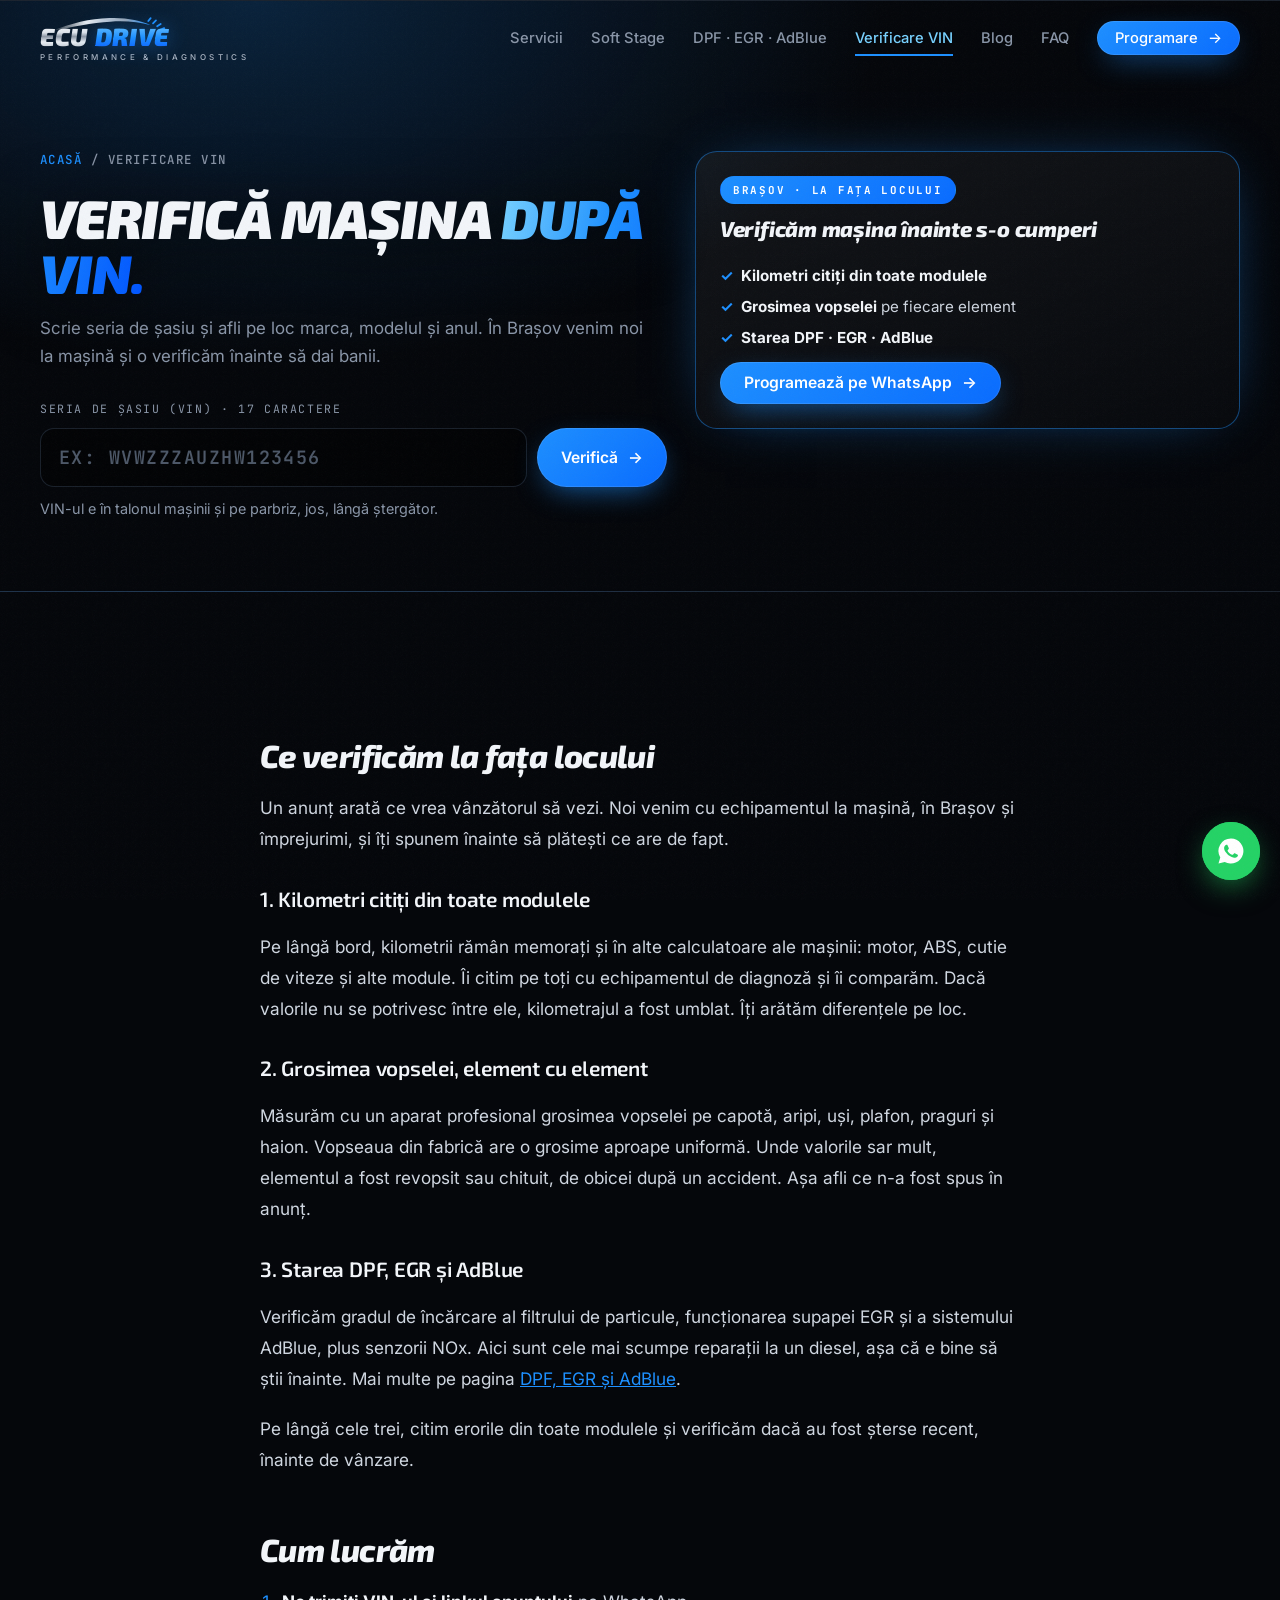
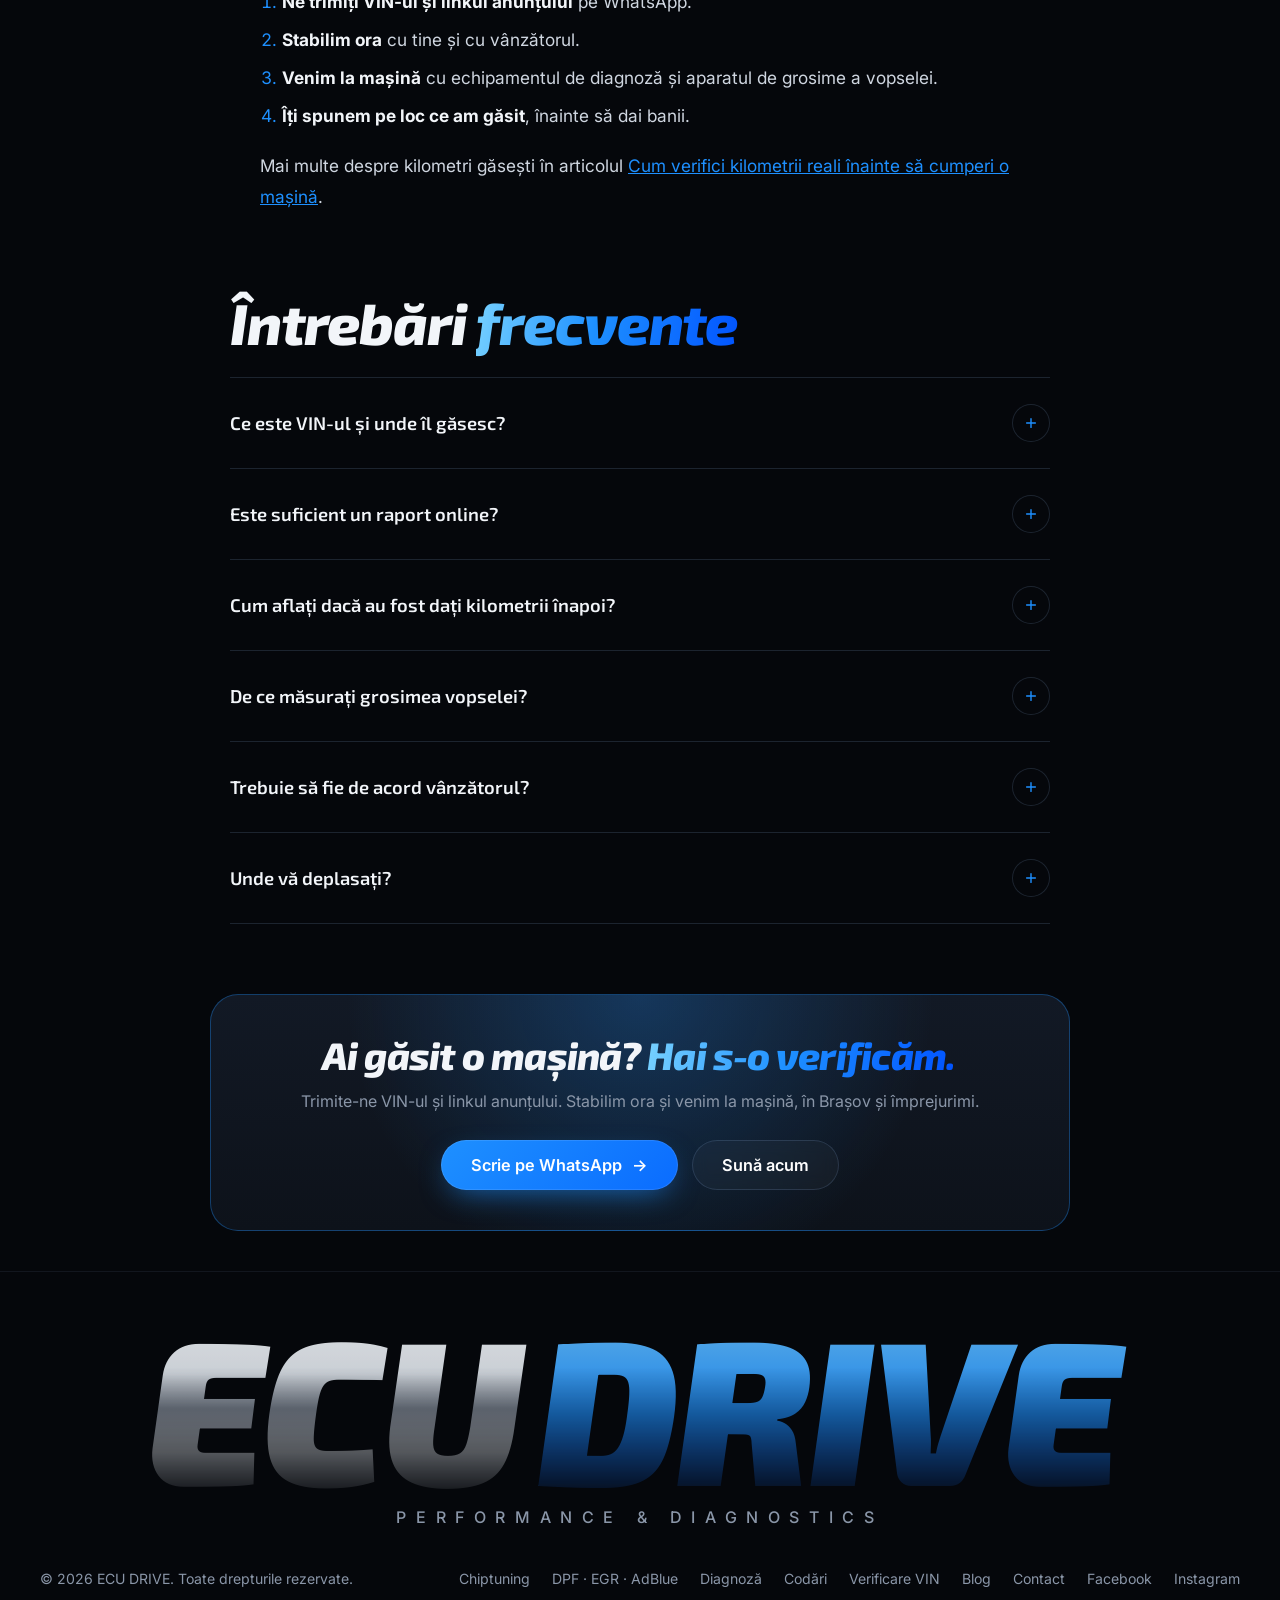
<file: verificare-masina-vin-brasov.html>
<!doctype html>
<html lang="ro">
<head>
<meta charset="utf-8">
<meta name="viewport" content="width=device-width, initial-scale=1">
<title>Verificare mașină după VIN și înainte de cumpărare în Brașov | ECU DRIVE</title>
<meta name="description" content="Verifică gratuit marca, modelul și anul după VIN. În Brașov venim la mașină: kilometri citiți din toate modulele, grosimea vopselei pe fiecare element, starea DPF/EGR/AdBlue. ECU DRIVE.">
<link rel="canonical" href="https://ecudrive.ro/verificare-masina-vin-brasov.html">
<meta property="og:title" content="Verificare mașină după VIN și înainte de cumpărare în Brașov | ECU DRIVE">
<meta property="og:description" content="Verifică gratuit marca, modelul și anul după VIN. În Brașov venim la mașină: kilometri citiți din toate modulele, grosimea vopselei pe fiecare element, starea DPF/EGR/AdBlue. ECU DRIVE.">
<meta property="og:url" content="https://ecudrive.ro/verificare-masina-vin-brasov.html">
<meta property="og:image" content="https://ecudrive.ro/img/badge.jpg">
<meta name="theme-color" content="#05070b">
<link rel="icon" href="data:image/svg+xml,%3Csvg xmlns='http://www.w3.org/2000/svg' viewBox='0 0 64 64'%3E%3Crect width='64' height='64' rx='14' fill='%2305070b'/%3E%3Cpath d='M36 6 14 36h14l-4 22 26-34H36z' fill='%231e90ff'/%3E%3C/svg%3E">
<link rel="preconnect" href="https://fonts.googleapis.com">
<link rel="preconnect" href="https://fonts.gstatic.com" crossorigin>
<link href="https://fonts.googleapis.com/css2?family=Exo+2:ital,wght@0,700;0,800;1,800;1,900&family=Space+Grotesk:wght@500;600;700&family=Inter:wght@400;500;600&family=JetBrains+Mono:wght@500;700&display=swap" rel="stylesheet">
<link rel="stylesheet" href="style.css">
<script type="application/ld+json">{"@context":"https://schema.org","@type":"Service","name":"Verificare mașină înainte de cumpărare","url":"https://ecudrive.ro/verificare-masina-vin-brasov.html","serviceType":"Inspecție auto înainte de cumpărare: kilometri, grosime vopsea, diagnoză","areaServed":["Brașov","Județul Brașov"],"provider":{"@type":"AutoRepair","name":"ECU DRIVE","url":"https://ecudrive.ro/","telephone":"+40773492879"}}</script>
<script type="application/ld+json">{"@context":"https://schema.org","@type":"FAQPage","mainEntity":[{"@type":"Question","name":"Ce este VIN-ul și unde îl găsesc?","acceptedAnswer":{"@type":"Answer","text":"VIN-ul este seria de șasiu a mașinii, 17 caractere. Îl găsești în talon (certificatul de înmatriculare), pe parbriz jos, lângă ștergător, și pe o etichetă în dreptul ușii șoferului."}},{"@type":"Question","name":"Este suficient un raport online?","acceptedAnswer":{"@type":"Answer","text":"Raportul online arată ce s-a declarat de-a lungul timpului: kilometri, daune, furt. Verificarea la fața locului arată starea reală de acum: ce kilometri au rămas memorați în module, ce elemente au fost revopsite și ce erori are mașina. Cele două se completează."}},{"@type":"Question","name":"Cum aflați dacă au fost dați kilometrii înapoi?","acceptedAnswer":{"@type":"Answer","text":"Citim kilometrii memorați în toate modulele electronice ale mașinii: motor, ABS, cutie de viteze, bord și celelalte module care îi rețin. Dacă valorile nu se potrivesc între ele, kilometrajul a fost modificat."}},{"@type":"Question","name":"De ce măsurați grosimea vopselei?","acceptedAnswer":{"@type":"Answer","text":"Vopseaua din fabrică are o grosime aproape uniformă pe toată mașina. Unde grosimea e mult mai mare, elementul a fost revopsit sau chituit, de obicei după un accident. Măsurăm fiecare element: capotă, aripi, uși, plafon, praguri, haion."}},{"@type":"Question","name":"Trebuie să fie de acord vânzătorul?","acceptedAnswer":{"@type":"Answer","text":"Da. Avem nevoie de acces la mașină și de cheie, ca să pornim contactul pentru diagnoză. Majoritatea vânzătorilor serioși acceptă fără probleme."}},{"@type":"Question","name":"Unde vă deplasați?","acceptedAnswer":{"@type":"Answer","text":"În Brașov și împrejurimi, la vânzător sau unde se află mașina. Pentru alte zone, scrie-ne și vedem împreună."}}]}</script>
<script type="application/ld+json">{"@context":"https://schema.org","@type":"BreadcrumbList","itemListElement":[{"@type":"ListItem","position":1,"name":"Acasă","item":"https://ecudrive.ro/"},{"@type":"ListItem","position":2,"name":"Verificare VIN","item":"https://ecudrive.ro/verificare-masina-vin-brasov.html"}]}</script>
</head>
<body>

<div class="progress" id="progress"></div>

<header class="nav" id="nav">
  <div class="wrap nav__in">
    <a href="index.html" class="logo" aria-label="ECU DRIVE – Performance &amp; Diagnostics, acasă">
      <svg class="logo__swoosh" viewBox="0 0 200 30" aria-hidden="true"><defs><linearGradient id="gSw" x1="0" x2="1"><stop offset="0" stop-color="#fff" stop-opacity="0"/><stop offset=".35" stop-color="#e8edf3"/><stop offset=".75" stop-color="#9aa6b5"/><stop offset="1" stop-color="#1e90ff"/></linearGradient></defs><path d="M6 27C40 14 70 6 104 5c30-1 52 4 70 12-20-5-42-8-68-6C74 13 42 19 6 27z" fill="url(#gSw)"/><g stroke="#1e90ff" stroke-width="3" stroke-linecap="round"><path d="M170 10l4-5M178 14l5-5M185 19l6-4M190 25l7-3"/></g></svg>
      <span class="logo__txt"><span class="chrome">ECU</span> <b>DRIVE</b></span>
      <span class="logo__tag">Performance &amp; Diagnostics</span>
    </a>
    <nav id="menu" class="menu">
      <a href="index.html#servicii">Servicii</a>
      <a href="chiptuning-brasov.html">Soft Stage</a>
      <a href="dpf-egr-adblue-brasov.html">DPF · EGR · AdBlue</a>
      <a href="verificare-masina-vin-brasov.html" class="menu__vin active">Verificare VIN</a>
      <a href="blog.html">Blog</a>
      <a href="index.html#faq">FAQ</a>
      <a href="index.html#contact" class="btn btn--sm">Programare <i>→</i></a>
    </nav>
    <button class="burger" id="burger" aria-label="Meniu" aria-expanded="false" aria-controls="menu"><span></span><span></span></button>
  </div>
</header>
<main>
<section class="vinband vinband--page" id="verificare-vin">
  <div class="wrap vinband__in" data-vin>
    <div class="vin__main">
      <p class="crumbs"><a href="index.html">Acasă</a> / Verificare VIN</p>
      <h1>Verifică mașina <span class="grad">după VIN.</span></h1>
      <p class="sub">Scrie seria de șasiu și afli pe loc marca, modelul și anul. În Brașov venim noi la mașină și o verificăm înainte să dai banii.</p>
      <form class="vin__form" novalidate>
        <label for="vin-page" class="mono">SERIA DE ȘASIU (VIN) · 17 CARACTERE</label>
        <div class="vin__row"><input id="vin-page" name="vin" autocomplete="off" autocapitalize="characters" spellcheck="false" maxlength="17" placeholder="ex: WVWZZZAUZHW123456"><button class="btn" type="submit">Verifică <i>→</i></button></div>
        <p class="vin__msg" aria-live="polite">VIN-ul e în talonul mașinii și pe parbriz, jos, lângă ștergător.</p>
      </form>
      <div class="vin__res" hidden></div>
    </div>
    <div class="vin__side">
      <article class="vin__card vin__card--cv" hidden>
        <span class="vin__tag">Raport online</span>
        <h3>Istoricul complet al mașinii</h3>
        <ul><li>Kilometri înregistrați în timp</li><li>Daune și accidente</li><li>Verificare furt</li><li>Poze din anunțuri mai vechi</li></ul>
        <a class="btn btn--ghost" data-vin-cv href="https://www.carvertical.com/ro" target="_blank" rel="sponsored noopener">Vezi raportul carVertical <i>↗</i></a>
        <p class="vin__cvnote tiny">Link de partener: putem primi un comision, fără cost în plus pentru tine.</p>
      </article>
      <article class="vin__card vin__card--ecu">
        <span class="vin__tag vin__tag--hot">Brașov · la fața locului</span>
        <h3>Verificăm mașina înainte s-o cumperi</h3>
        <ul><li><b>Kilometri citiți din toate modulele</b></li><li><b>Grosimea vopselei</b> pe fiecare element</li><li><b>Starea DPF · EGR · AdBlue</b></li></ul>
        <a class="btn" data-vin-wa href="https://wa.me/40773492879" target="_blank" rel="noopener">Programează pe WhatsApp <i>→</i></a>
      </article>
    </div>
  </div>
</section>

<article class="article" style="padding-top:90px">
  <div class="wrap" style="position:relative">
    <div class="prose">
      <h2>Ce verificăm la fața locului</h2>
      <p>Un anunț arată ce vrea vânzătorul să vezi. Noi venim cu echipamentul la mașină, în Brașov și împrejurimi, și îți spunem înainte să plătești ce are de fapt.</p>

      <h3>1. Kilometri citiți din toate modulele</h3>
      <p>Pe lângă bord, kilometrii rămân memorați și în alte calculatoare ale mașinii: motor, ABS, cutie de viteze și alte module. Îi citim pe toți cu echipamentul de diagnoză și îi comparăm. Dacă valorile nu se potrivesc între ele, kilometrajul a fost umblat. Îți arătăm diferențele pe loc.</p>

      <h3>2. Grosimea vopselei, element cu element</h3>
      <p>Măsurăm cu un aparat profesional grosimea vopselei pe capotă, aripi, uși, plafon, praguri și haion. Vopseaua din fabrică are o grosime aproape uniformă. Unde valorile sar mult, elementul a fost revopsit sau chituit, de obicei după un accident. Așa afli ce n-a fost spus în anunț.</p>

      <h3>3. Starea DPF, EGR și AdBlue</h3>
      <p>Verificăm gradul de încărcare al filtrului de particule, funcționarea supapei EGR și a sistemului AdBlue, plus senzorii NOx. Aici sunt cele mai scumpe reparații la un diesel, așa că e bine să știi înainte. Mai multe pe pagina <a href="dpf-egr-adblue-brasov.html">DPF, EGR și AdBlue</a>.</p>
      <p>Pe lângă cele trei, citim erorile din toate modulele și verificăm dacă au fost șterse recent, înainte de vânzare.</p>

      <h2>Cum lucrăm</h2>
      <ol>
        <li><strong>Ne trimiți VIN-ul și linkul anunțului</strong> pe WhatsApp.</li>
        <li><strong>Stabilim ora</strong> cu tine și cu vânzătorul.</li>
        <li><strong>Venim la mașină</strong> cu echipamentul de diagnoză și aparatul de grosime a vopselei.</li>
        <li><strong>Îți spunem pe loc ce am găsit</strong>, înainte să dai banii.</li>
      </ol>
      <p>Mai multe despre kilometri găsești în articolul <a href="articol.html?p=cum-verifici-kilometrii-reali">Cum verifici kilometrii reali înainte să cumperi o mașină</a>.</p>
    </div>

    <section class="narrow svc__faq">
      <h2>Întrebări <span class="grad">frecvente</span></h2>
      <div class="acc">
        <details><summary>Ce este VIN-ul și unde îl găsesc?</summary><p>VIN-ul este seria de șasiu a mașinii, 17 caractere. Îl găsești în talon (certificatul de înmatriculare), pe parbriz jos, lângă ștergător, și pe o etichetă în dreptul ușii șoferului.</p></details>
        <details><summary>Este suficient un raport online?</summary><p>Raportul online arată ce s-a declarat de-a lungul timpului: kilometri, daune, furt. Verificarea la fața locului arată starea reală de acum: ce kilometri au rămas memorați în module, ce elemente au fost revopsite și ce erori are mașina. Cele două se completează.</p></details>
        <details><summary>Cum aflați dacă au fost dați kilometrii înapoi?</summary><p>Citim kilometrii memorați în toate modulele electronice ale mașinii: motor, ABS, cutie de viteze, bord și celelalte module care îi rețin. Dacă valorile nu se potrivesc între ele, kilometrajul a fost modificat.</p></details>
        <details><summary>De ce măsurați grosimea vopselei?</summary><p>Vopseaua din fabrică are o grosime aproape uniformă pe toată mașina. Unde grosimea e mult mai mare, elementul a fost revopsit sau chituit, de obicei după un accident. Măsurăm fiecare element: capotă, aripi, uși, plafon, praguri, haion.</p></details>
        <details><summary>Trebuie să fie de acord vânzătorul?</summary><p>Da. Avem nevoie de acces la mașină și de cheie, ca să pornim contactul pentru diagnoză. Majoritatea vânzătorilor serioși acceptă fără probleme.</p></details>
        <details><summary>Unde vă deplasați?</summary><p>În Brașov și împrejurimi, la vânzător sau unde se află mașina. Pentru alte zone, scrie-ne și vedem împreună.</p></details>
      </div>
    </section>

    <div class="cta-box">
      <h2>Ai găsit o mașină? <span class="grad">Hai s-o verificăm.</span></h2>
      <p>Trimite-ne VIN-ul și linkul anunțului. Stabilim ora și venim la mașină, în Brașov și împrejurimi.</p>
      <div class="hero__cta"><a class="btn btn--lg" href="https://wa.me/40773492879?text=Salut%20ECU%20DRIVE!%20A%C8%99%20vrea%20o%20verificare%20%C3%AEnainte%20de%20cump%C4%83rare.%20VIN%20%C8%99i%20link%20anun%C8%9B%3A%20" target="_blank" rel="noopener">Scrie pe WhatsApp <i>→</i></a><a class="btn btn--ghost btn--lg" href="tel:+40773492879">Sună acum</a></div>
    </div>
  </div>
</article>
</main>

<footer class="foot">
  <div class="wrap">
    <div class="foot__word" aria-hidden="true"><span class="chrome">ECU</span><b>DRIVE</b></div>
    <p class="foot__tag" aria-hidden="true">Performance &amp; Diagnostics</p>
    <div class="foot__in">
      <span>© <span id="yr"></span> ECU DRIVE. Toate drepturile rezervate.</span>
      <nav><a href="chiptuning-brasov.html">Chiptuning</a><a href="dpf-egr-adblue-brasov.html">DPF · EGR · AdBlue</a><a href="diagnoza-auto-brasov.html">Diagnoză</a><a href="codari-auto-brasov.html">Codări</a><a href="verificare-masina-vin-brasov.html">Verificare VIN</a><a href="blog.html">Blog</a><a href="index.html#contact">Contact</a><a href="https://www.facebook.com/ecudrive" target="_blank" rel="noopener">Facebook</a><a href="https://www.instagram.com/ecudrive.ro/" target="_blank" rel="noopener">Instagram</a></nav>
    </div>
  </div>
</footer>

<a class="fab" href="https://wa.me/40773492879" target="_blank" rel="noopener" aria-label="Scrie-ne pe WhatsApp">
  <svg viewBox="0 0 24 24" aria-hidden="true"><path d="M12 2a10 10 0 0 0-8.6 15.1L2 22l5-1.3A10 10 0 1 0 12 2zm5.3 14.1c-.2.6-1.3 1.2-1.8 1.2s-1 .3-3.4-.7a11.6 11.6 0 0 1-4.6-4.1c-.4-.5-1-1.6-1-2.9s.7-2 1-2.3a1 1 0 0 1 .7-.3h.5c.2 0 .4 0 .6.5l.9 2.1c.1.2.1.4 0 .6l-.4.6-.4.5c-.1.1-.3.3-.1.6a8 8 0 0 0 1.5 1.8 7 7 0 0 0 2.1 1.3c.3.1.5.1.6-.1l.9-1c.2-.3.4-.2.6-.1l2 1c.3.1.5.2.5.3.1.2.1.7-.2 1z"/></svg>
</a>
<script src="script.js"></script>
<script src="vin.js"></script>
</body>
</html>
</file>
<file: style.css>
:root{
  --bg:#05070b; --bg2:#090d14; --card:#0d121a; --card2:#121925; --line:rgba(160,200,255,.08); --line2:rgba(160,200,255,.15);
  --text:#f2f5f9; --mute:#8a96a8; --acc:#1e90ff; --acc2:#78d2ff; --hot:#0052ff; --blue:#3db2ff;
  --r:20px; --ease:cubic-bezier(.2,.8,.2,1);
  --fh:"Exo 2","Space Grotesk",system-ui,sans-serif; --fb:"Inter",system-ui,sans-serif; --fm:"JetBrains Mono",ui-monospace,monospace;
}
*{box-sizing:border-box;margin:0;padding:0}
html{scroll-behavior:smooth;scroll-padding-top:80px}
body{background:var(--bg);color:var(--text);font:16px/1.65 var(--fb);-webkit-font-smoothing:antialiased;overflow-x:hidden}
body::after{content:"";position:fixed;inset:0;pointer-events:none;z-index:100;opacity:.035;background-image:url("data:image/svg+xml,%3Csvg xmlns='http://www.w3.org/2000/svg' width='160' height='160'%3E%3Cfilter id='n'%3E%3CfeTurbulence baseFrequency='.9' numOctaves='3'/%3E%3C/filter%3E%3Crect width='100%25' height='100%25' filter='url(%23n)'/%3E%3C/svg%3E")}
::selection{background:var(--acc);color:#fff}
a{color:inherit}
.wrap{width:min(1200px,100% - 32px);margin-inline:auto}
.narrow{width:min(820px,100% - 32px)}
.mono{font-family:var(--fm);font-size:.72rem;letter-spacing:.14em;color:var(--mute)}
.grad{background:linear-gradient(100deg,var(--acc2),var(--acc) 45%,var(--hot));-webkit-background-clip:text;background-clip:text;color:transparent;padding-right:.08em}
.chrome{background:linear-gradient(180deg,#ffffff 0%,#dfe5ec 38%,#8d97a5 52%,#e9eef4 70%,#a9b3c0 100%);-webkit-background-clip:text;background-clip:text;color:transparent;padding-right:.08em}
.tiny{font-size:.78rem;color:var(--mute);margin-top:14px}

/* progress + nav */
.progress{position:fixed;top:0;left:0;height:2px;width:0;background:linear-gradient(90deg,var(--acc2),var(--acc),var(--hot));z-index:60;box-shadow:0 0 12px var(--acc)}
.nav{position:fixed;top:0;left:0;right:0;z-index:50;transition:background .3s,border-color .3s,backdrop-filter .3s;border-bottom:1px solid transparent}
.nav.scrolled{background:rgba(5,7,11,.72);backdrop-filter:blur(16px) saturate(1.4);border-color:var(--line)}
.nav__in{display:flex;align-items:center;justify-content:space-between;height:76px;transition:height .3s}
.nav.scrolled .nav__in{height:64px}
.logo{position:relative;display:grid;justify-items:start;text-decoration:none;padding-top:9px}
.logo__swoosh{position:absolute;top:0;left:8px;width:118px;height:18px}
.logo__txt{font:italic 900 1.55rem/1 var(--fh);letter-spacing:.01em;white-space:nowrap}
.logo__txt b{font-weight:900;background:linear-gradient(180deg,#7fd0ff,#1e90ff 55%,#0a5cff);-webkit-background-clip:text;background-clip:text;color:transparent;padding-right:.1em;filter:drop-shadow(0 0 10px rgba(30,144,255,.45))}
.logo__tag{font:500 .5rem/1 var(--fb);letter-spacing:.42em;text-transform:uppercase;color:#aab4c2;margin-top:4px;white-space:nowrap}
.menu{display:flex;align-items:center;gap:28px}
.menu a{text-decoration:none;color:var(--mute);font-size:.92rem;font-weight:500;position:relative;transition:color .2s}
.menu a:not(.btn)::after{content:"";position:absolute;left:0;bottom:-6px;height:2px;width:100%;background:var(--acc);transform:scaleX(0);transform-origin:right;transition:transform .3s var(--ease)}
.menu a:not(.btn):hover{color:var(--text)}
.menu a:not(.btn):hover::after{transform:scaleX(1);transform-origin:left}
.burger{display:none;background:none;border:0;width:44px;height:44px;cursor:pointer;flex-direction:column;justify-content:center;align-items:center;gap:7px}
.burger span{width:24px;height:2px;background:var(--text);transition:.3s var(--ease)}
.burger[aria-expanded="true"] span:first-child{transform:translateY(4.5px) rotate(45deg)}
.burger[aria-expanded="true"] span:last-child{transform:translateY(-4.5px) rotate(-45deg)}

/* buttons */
.btn{--h:0;position:relative;display:inline-flex;align-items:center;justify-content:center;gap:10px;background:linear-gradient(135deg,var(--acc),#0a6cff);color:#fff!important;border:0;padding:13px 24px;border-radius:999px;font:600 .98rem/1 var(--fb);text-decoration:none;cursor:pointer;transition:transform .25s var(--ease),box-shadow .25s;box-shadow:0 0 0 1px rgba(255,255,255,.1) inset,0 10px 30px -10px rgba(30,144,255,.7);overflow:hidden;isolation:isolate}
.btn::before{content:"";position:absolute;inset:0;background:linear-gradient(120deg,transparent 30%,rgba(255,255,255,.35) 50%,transparent 70%);transform:translateX(-120%);transition:transform .7s var(--ease);z-index:-1}
.btn:hover{transform:translateY(-2px);box-shadow:0 0 0 1px rgba(255,255,255,.15) inset,0 18px 40px -12px rgba(30,144,255,.85)}
.btn:hover::before{transform:translateX(120%)}
.btn i{font-style:normal;transition:transform .25s var(--ease)}
.btn:hover i{transform:translateX(4px)}
.btn--ghost{background:rgba(255,255,255,.03);box-shadow:0 0 0 1px var(--line2) inset;backdrop-filter:blur(8px)}
.btn--ghost:hover{background:rgba(255,255,255,.07);box-shadow:0 0 0 1px var(--acc) inset}
.btn--sm{padding:10px 18px;font-size:.88rem}
.btn--lg{padding:17px 30px;font-size:1.02rem}
.btn--full{width:100%}

/* hero */
.hero{position:relative;min-height:100svh;display:flex;align-items:center;padding:120px 0 80px;overflow:hidden}
#bg{position:absolute;inset:0;width:100%;height:100%;opacity:.9}
.hero::after{content:"";position:absolute;inset:auto 0 0;height:200px;background:linear-gradient(transparent,var(--bg));pointer-events:none}
.hero__glow{position:absolute;width:900px;height:900px;right:-250px;top:-300px;border-radius:50%;background:radial-gradient(circle,rgba(30,144,255,.28),rgba(0,82,255,.08) 40%,transparent 70%);filter:blur(20px);pointer-events:none;animation:float 12s ease-in-out infinite}
.hero__glow--b{left:-300px;right:auto;top:auto;bottom:-400px;width:800px;height:800px}
@keyframes float{50%{transform:translate(-40px,30px) scale(1.05)}}
.hero__in{position:relative;z-index:2;display:grid;grid-template-columns:1.15fr .85fr;gap:60px;align-items:center}
.chip{display:inline-flex;align-items:center;gap:10px;padding:8px 16px;border-radius:999px;background:rgba(255,255,255,.04);border:1px solid var(--line2);font-size:.82rem;color:var(--mute);backdrop-filter:blur(8px);margin-bottom:28px}
.dot{width:8px;height:8px;border-radius:50%;background:#2bff88;box-shadow:0 0 0 0 rgba(43,255,136,.6);animation:pulse 2s infinite}
@keyframes pulse{70%{box-shadow:0 0 0 10px rgba(43,255,136,0)}100%{box-shadow:0 0 0 0 rgba(43,255,136,0)}}
h1{font:italic 900 clamp(2.5rem,6vw,5.2rem)/1 var(--fh);letter-spacing:-.02em;text-transform:uppercase;filter:drop-shadow(0 6px 30px rgba(0,0,0,.6))}
.lead{max-width:56ch;color:var(--mute);font-size:1.12rem;margin:28px 0 36px}
.lead b{color:var(--text);font-weight:600}
.hero__cta{display:flex;gap:14px;flex-wrap:wrap}
.trust{list-style:none;display:flex;gap:28px;flex-wrap:wrap;margin-top:44px;color:var(--mute);font-size:.9rem}
.trust li{display:flex;align-items:center;gap:8px}
.trust li::before{content:"";width:16px;height:16px;border-radius:50%;background:rgba(30,144,255,.15) url("data:image/svg+xml,%3Csvg xmlns='http://www.w3.org/2000/svg' viewBox='0 0 16 16'%3E%3Cpath d='m4.5 8.2 2.2 2.2 4.8-4.8' fill='none' stroke='%231e90ff' stroke-width='2' stroke-linecap='round'/%3E%3C/svg%3E") center/100%}
.trust b{color:var(--text);font-weight:600}
.scroll-cue{position:absolute;left:50%;bottom:28px;z-index:3;width:26px;height:42px;border:2px solid var(--line2);border-radius:20px;transform:translateX(-50%)}
.scroll-cue span{position:absolute;left:50%;top:8px;width:4px;height:8px;border-radius:2px;background:var(--acc);transform:translateX(-50%);animation:cue 1.8s infinite}
@keyframes cue{0%{opacity:0;transform:translate(-50%,0)}30%{opacity:1}100%{opacity:0;transform:translate(-50%,14px)}}

/* tacho */
.tacho{position:relative;padding:26px;border-radius:28px;background:linear-gradient(160deg,rgba(255,255,255,.07),rgba(255,255,255,.015));border:1px solid var(--line2);backdrop-filter:blur(18px);box-shadow:0 40px 80px -30px rgba(0,0,0,.8),0 0 0 1px rgba(30,144,255,.08),0 0 80px -20px rgba(30,144,255,.25)}
.tacho::before{content:"";position:absolute;inset:-1px;border-radius:inherit;padding:1px;background:linear-gradient(160deg,rgba(30,144,255,.6),transparent 40%,transparent 60%,rgba(120,210,255,.3));-webkit-mask:linear-gradient(#000 0 0) content-box,linear-gradient(#000 0 0);-webkit-mask-composite:xor;mask-composite:exclude;pointer-events:none}
.tacho__head{display:flex;justify-content:space-between;align-items:center}
.tacho__head .mono:first-child::before{content:"";display:inline-block;width:6px;height:6px;border-radius:50%;background:var(--hot);margin-right:8px;vertical-align:middle;animation:blink 1.2s infinite}
@keyframes blink{50%{opacity:.2}}
.tacho__car{color:var(--acc)}
.tacho__svg{display:block;width:100%;max-width:340px;margin:6px auto -30px}
.arc-track,.arc-val{fill:none;stroke-width:14;stroke-linecap:round;transform:rotate(135deg);transform-origin:150px 150px}
.arc-track{stroke:rgba(255,255,255,.06)}
.arc-val{transition:stroke-dashoffset 1.2s var(--ease)}
#ticks line{stroke:rgba(255,255,255,.25);stroke-width:2}
#ticks line.major{stroke:rgba(255,255,255,.6);stroke-width:3}
#ticks text{fill:var(--mute);font:600 11px var(--fm);text-anchor:middle;dominant-baseline:middle}
.needle{transform-origin:150px 150px;transition:transform 1.2s cubic-bezier(.3,1.5,.5,1)}
.needle line{stroke:#fff;stroke-width:3.5;stroke-linecap:round;filter:drop-shadow(0 0 6px var(--acc))}
.needle circle{fill:var(--bg);stroke:var(--acc);stroke-width:4}
.tacho__read{display:grid;grid-template-columns:repeat(3,1fr);gap:10px;text-align:center;position:relative}
.tacho__read strong{display:block;font:700 2rem/1 var(--fh);letter-spacing:-.02em;font-variant-numeric:tabular-nums}
.tacho__read span{font:500 .7rem var(--fm);letter-spacing:.14em;color:var(--mute);text-transform:uppercase}
.tacho__read .gain strong{color:var(--acc)}
.seg{display:flex;gap:4px;padding:4px;margin-top:22px;border-radius:999px;background:rgba(0,0,0,.35);border:1px solid var(--line)}
.seg button{flex:1;border:0;background:transparent;color:var(--mute);font:600 .82rem var(--fb);padding:10px 6px;border-radius:999px;cursor:pointer;transition:.25s var(--ease)}
.seg button:hover{color:var(--text)}
.seg button.on{background:linear-gradient(135deg,var(--acc),#0a6cff);color:#fff;box-shadow:0 6px 20px -6px rgba(30,144,255,.8)}
.seg--big{margin:0;max-width:420px;flex:1}
.seg--big button{padding:12px 16px;font-size:.92rem}

/* marquee */
.marquee{border-block:1px solid var(--line);overflow:hidden;padding:22px 0;background:var(--bg2);-webkit-mask:linear-gradient(90deg,transparent,#000 10%,#000 90%,transparent);mask:linear-gradient(90deg,transparent,#000 10%,#000 90%,transparent)}
.marquee__track{display:flex;gap:56px;width:max-content;animation:marq 40s linear infinite}
.marquee span{font:700 1.15rem var(--fh);letter-spacing:.18em;color:rgba(255,255,255,.22);white-space:nowrap;transition:color .3s}
.marquee span:hover{color:var(--acc)}
@keyframes marq{to{transform:translateX(-50%)}}

/* sections */
.sec{position:relative;padding:130px 0}
.sec--dark{background:var(--bg2);border-block:1px solid var(--line);overflow:hidden}
.sec__head{margin-bottom:60px}
.kicker{font:600 .78rem var(--fm);letter-spacing:.2em;color:var(--acc);text-transform:uppercase;margin-bottom:18px}
h2{font:italic 800 clamp(2rem,4.6vw,3.6rem)/1.06 var(--fh);letter-spacing:-.02em}
.sub{color:var(--mute);max-width:56ch;margin-top:18px;font-size:1.06rem}
h3{font:600 1.25rem/1.25 var(--fh);letter-spacing:-.01em;margin-bottom:10px}
.grid-bg{position:absolute;inset:0;background-image:linear-gradient(var(--line) 1px,transparent 1px),linear-gradient(90deg,var(--line) 1px,transparent 1px);background-size:64px 64px;-webkit-mask:radial-gradient(ellipse at 50% 30%,#000 10%,transparent 70%);mask:radial-gradient(ellipse at 50% 30%,#000 10%,transparent 70%);opacity:.6;pointer-events:none}

/* spotlight cards */
.spot{position:relative;isolation:isolate}
.spot::before{content:"";position:absolute;inset:0;border-radius:inherit;background:radial-gradient(500px circle at var(--mx,50%) var(--my,50%),rgba(30,144,255,.14),transparent 40%);opacity:0;transition:opacity .4s;z-index:-1;pointer-events:none}
.spot::after{content:"";position:absolute;inset:-1px;border-radius:inherit;padding:1px;background:radial-gradient(400px circle at var(--mx,50%) var(--my,50%),rgba(30,144,255,.8),transparent 40%);-webkit-mask:linear-gradient(#000 0 0) content-box,linear-gradient(#000 0 0);-webkit-mask-composite:xor;mask-composite:exclude;opacity:0;transition:opacity .4s;pointer-events:none}
.spot:hover::before,.spot:hover::after{opacity:1}

/* bento */
.bento{display:grid;grid-template-columns:repeat(4,1fr);gap:16px}
.tile{background:linear-gradient(180deg,var(--card2),var(--card));border:1px solid var(--line);border-radius:var(--r);padding:30px;overflow:hidden;transition:transform .4s var(--ease)}
.tile:hover{transform:translateY(-4px)}
.tile p{color:var(--mute);font-size:.95rem}
.tile--xl{grid-column:span 2;grid-row:span 2;display:flex;flex-direction:column}
.tile--xl h3{font-size:1.8rem}
.tile--xl p{font-size:1.02rem;max-width:44ch}
.tile--wide{grid-column:span 2}
.ico{width:52px;height:52px;border-radius:14px;display:grid;place-items:center;margin-bottom:22px;background:linear-gradient(140deg,rgba(30,144,255,.2),rgba(30,144,255,.04));border:1px solid rgba(30,144,255,.25)}
.ico svg{width:26px;height:26px;fill:none;stroke:var(--acc);stroke-width:1.8;stroke-linecap:round;stroke-linejoin:round}
.scope{margin-top:auto;padding-top:30px;height:150px;border-radius:14px;position:relative}
.scope svg{width:100%;height:100%;background:linear-gradient(var(--line) 1px,transparent 1px) 0 0/100% 25%,linear-gradient(90deg,var(--line) 1px,transparent 1px) 0 0/10% 100%;border-radius:12px;border:1px solid var(--line)}
.scope__line{fill:none;stroke:var(--acc);stroke-width:2.5;stroke-linejoin:round;vector-effect:non-scaling-stroke;filter:drop-shadow(0 0 6px var(--acc));stroke-dasharray:900;stroke-dashoffset:900;animation:scope 3.2s linear infinite}
@keyframes scope{60%{stroke-dashoffset:0}100%{stroke-dashoffset:-900}}
.pills{display:flex;flex-wrap:wrap;gap:8px;margin-top:6px}
.pills span{padding:7px 14px;border-radius:999px;border:1px solid var(--line2);font-size:.85rem;color:var(--mute);transition:.25s}
.pills span:hover{border-color:var(--acc);color:var(--text);background:rgba(30,144,255,.08)}

/* dyno */
.dyno{position:relative;border-radius:28px;padding:30px;background:linear-gradient(180deg,rgba(255,255,255,.04),rgba(255,255,255,.01));border:1px solid var(--line2);backdrop-filter:blur(10px)}
.dyno__top{display:flex;justify-content:space-between;align-items:center;gap:20px;flex-wrap:wrap;margin-bottom:24px}
.legend{display:flex;gap:20px;font-size:.85rem;color:var(--mute)}
.legend span{display:flex;align-items:center;gap:8px}
.lg{width:22px;height:3px;border-radius:2px;display:inline-block}
.lg--stock{background:rgba(255,255,255,.4)}
.lg--tuned{background:var(--acc);box-shadow:0 0 8px var(--acc)}
.lg--dash{background:repeating-linear-gradient(90deg,var(--mute) 0 5px,transparent 5px 9px)}
.dyno__body{display:grid;grid-template-columns:1fr 260px;gap:30px;align-items:center}
.dyno__svg{width:100%;height:auto;display:block;overflow:visible}
#dGrid line{stroke:var(--line);stroke-width:1}
#dGrid text{fill:var(--mute);font:500 10px var(--fm)}
.c-stock,.c-tuned{fill:none;stroke-width:3;stroke-linecap:round;stroke-linejoin:round}
.c-stock{stroke:rgba(255,255,255,.38)}
.c-tuned{stroke:var(--acc);filter:drop-shadow(0 0 8px rgba(30,144,255,.7))}
.dash{stroke-dasharray:6 6;stroke-width:2}
.c-tuned.dash{stroke:var(--acc2);filter:none}
.draw{animation:draw 1.6s var(--ease) forwards}
@keyframes draw{from{stroke-dashoffset:var(--len)}to{stroke-dashoffset:0}}
#dFill{transition:opacity .6s;opacity:0}
#dFill.show{opacity:1}
.dyno__stats{display:grid;gap:12px}
.ds{padding:18px 20px;border-radius:16px;background:rgba(0,0,0,.3);border:1px solid var(--line)}
.ds strong{display:block;font:700 1.7rem/1.2 var(--fh);margin-top:6px;font-variant-numeric:tabular-nums}
.ds em{font-style:normal;color:var(--mute);font-weight:500;font-size:1.2rem}
.ds b{color:var(--text)}
.ds small{color:var(--mute);font-size:.8rem}
.ds--acc{background:linear-gradient(135deg,rgba(30,144,255,.2),rgba(0,82,255,.06));border-color:rgba(30,144,255,.35)}
.ds--acc strong{color:var(--acc);font-size:2.4rem}

/* plans */
.plans{display:grid;grid-template-columns:repeat(3,1fr);gap:16px;margin-top:20px}
.plan{position:relative;padding:34px;border-radius:var(--r);background:linear-gradient(180deg,var(--card2),var(--card));border:1px solid var(--line);display:flex;flex-direction:column;transition:transform .4s var(--ease)}
.plan:hover{transform:translateY(-6px)}
.plan__n{font:700 4rem/1 var(--fh);letter-spacing:-.04em;background:linear-gradient(180deg,rgba(255,255,255,.18),transparent);-webkit-background-clip:text;background-clip:text;color:transparent;margin-bottom:10px}
.plan h3{font-size:1.7rem}
.meta{color:var(--mute);font-size:.92rem;margin-bottom:22px}
.plan ul{list-style:none;margin-bottom:30px;flex:1}
.plan li{padding:11px 0 11px 30px;position:relative;border-top:1px solid var(--line);font-size:.95rem}
.plan li::before{content:"";position:absolute;left:0;top:14px;width:18px;height:18px;border-radius:50%;background:rgba(30,144,255,.14) url("data:image/svg+xml,%3Csvg xmlns='http://www.w3.org/2000/svg' viewBox='0 0 16 16'%3E%3Cpath d='m4.5 8.2 2.2 2.2 4.8-4.8' fill='none' stroke='%231e90ff' stroke-width='2' stroke-linecap='round'/%3E%3C/svg%3E") center/100%}
.plan--hot{background:linear-gradient(180deg,rgba(30,144,255,.12),var(--card) 60%);border-color:rgba(30,144,255,.5);box-shadow:0 30px 80px -30px rgba(30,144,255,.45)}
.badge{position:absolute;top:24px;right:24px;font:600 .72rem var(--fm);letter-spacing:.1em;text-transform:uppercase;padding:6px 12px;border-radius:999px;background:linear-gradient(135deg,var(--acc),var(--hot));color:#fff}

/* schema */
.sys{display:grid;grid-template-columns:1.5fr 1fr;gap:20px}
.sys__map,.sys__panel{border-radius:28px;border:1px solid var(--line2);background:linear-gradient(180deg,var(--card2),var(--card))}
.sys__map{padding:30px;display:flex;align-items:center;background-image:radial-gradient(rgba(255,255,255,.07) 1px,transparent 1px),linear-gradient(180deg,var(--card2),var(--card));background-size:22px 22px,auto}
#schema{width:100%;height:auto;overflow:visible}
.pipe{fill:none;stroke:#2a2f38;stroke-width:16;stroke-linecap:round;stroke-linejoin:round}
.pipe--thin{stroke-width:6}
.flow{fill:none;stroke:var(--acc);stroke-width:3;stroke-linecap:round;stroke-dasharray:4 16;animation:flow 1s linear infinite;opacity:.9}
.flow--egr{stroke:var(--acc2);animation-duration:1.6s;opacity:.7}
.flow--blue{stroke:var(--blue);animation-direction:normal;stroke-width:2.5}
@keyframes flow{to{stroke-dashoffset:-20}}
.node{cursor:pointer;outline:none}
.node rect,.node circle{fill:#1a1f27;stroke:rgba(255,255,255,.18);stroke-width:2;transition:fill .3s,stroke .3s,filter .3s}
.node .nofill{stroke:none}
.node .honey{fill:none;stroke:rgba(255,255,255,.15);stroke-width:2}
.node .cyl rect{fill:#232934;stroke:rgba(255,255,255,.1)}
.node .stem{stroke:rgba(255,255,255,.3);stroke-width:2}
.node .fan{fill:none;stroke:var(--mute);stroke-width:3;stroke-linecap:round;transform-origin:290px 180px;animation:spin 1.2s linear infinite}
@keyframes spin{to{transform:rotate(360deg)}}
.node text{fill:var(--text);font:700 13px var(--fm);letter-spacing:.12em;text-anchor:middle;pointer-events:none}
.node .blue{stroke:rgba(61,178,255,.5)}
.node:hover rect:not(.nofill),.node:hover circle,.node:focus-visible rect:not(.nofill),.node:focus-visible circle{stroke:var(--acc)}
.node.on rect:not(.nofill),.node.on circle{stroke:var(--acc);fill:#0b1d33;filter:drop-shadow(0 0 14px rgba(30,144,255,.6))}
.node.on text{fill:var(--acc)}
.node[data-k="adblue"].on rect,.node[data-k="adblue"].on circle{stroke:var(--blue);fill:#0f2233;filter:drop-shadow(0 0 14px rgba(61,178,255,.6))}
.node[data-k="adblue"].on text{fill:var(--blue)}
.sys__panel{padding:34px;display:flex;flex-direction:column}
.sys__panel h3{font-size:1.8rem}
.sys__panel > p:not(.kicker){color:var(--mute);margin-bottom:22px}
.sys__panel .kicker{margin-bottom:10px}
.pcols{display:grid;grid-template-columns:1fr 1fr;gap:20px;margin-bottom:28px;flex:1}
.pcols h4{font:600 .72rem var(--fm);letter-spacing:.16em;text-transform:uppercase;color:var(--mute);margin-bottom:10px}
.pcols ul{list-style:none}
.pcols li{font-size:.92rem;padding:6px 0 6px 18px;position:relative}
.pcols li::before{content:"";position:absolute;left:0;top:14px;width:7px;height:7px;border-radius:2px;background:var(--acc);transform:rotate(45deg)}
.sys__panel .btn{align-self:flex-start}
.swap{animation:swap .45s var(--ease)}
@keyframes swap{from{opacity:0;transform:translateY(10px)}}

/* stats band */
.band{padding:70px 0;border-block:1px solid var(--line);background:linear-gradient(90deg,rgba(30,144,255,.06),transparent 30%,transparent 70%,rgba(30,144,255,.06))}
.band__in{display:grid;grid-template-columns:repeat(4,1fr);gap:20px}
.stat{text-align:center;position:relative}
.stat + .stat::before{content:"";position:absolute;left:-10px;top:15%;bottom:15%;width:1px;background:var(--line2)}
.stat strong{display:block;font:700 clamp(2.4rem,5vw,3.8rem)/1 var(--fh);letter-spacing:-.03em;font-variant-numeric:tabular-nums}
.stat span{color:var(--mute);font-size:.9rem}

/* timeline */
.timeline{list-style:none;display:grid;grid-template-columns:repeat(5,1fr);gap:20px;position:relative;counter-reset:s}
.timeline::before,.timeline::after{content:"";position:absolute;top:27px;left:28px;right:28px;height:2px;background:var(--line2)}
.timeline::after{background:linear-gradient(90deg,var(--acc2),var(--acc),var(--hot));transform:scaleX(0);transform-origin:left;transition:transform 2s var(--ease);box-shadow:0 0 12px var(--acc)}
.timeline.go::after{transform:scaleX(1)}
.timeline li{position:relative}
.tl__n{position:relative;z-index:1;display:grid;place-items:center;width:56px;height:56px;border-radius:50%;background:var(--bg);border:2px solid var(--line2);font:700 1.2rem var(--fh);margin-bottom:24px;transition:.5s var(--ease)}
.timeline.go .tl__n{border-color:var(--acc);box-shadow:0 0 0 6px rgba(30,144,255,.1),0 0 24px rgba(30,144,255,.4);color:var(--acc)}
.timeline li p{color:var(--mute);font-size:.93rem}

/* why */
.why{display:grid;grid-template-columns:1fr 1.2fr;gap:80px;align-items:start}
.why > div:first-child{position:sticky;top:120px}
.why__it{display:flex;gap:28px;padding:30px 0;border-top:1px solid var(--line2)}
.why__it:last-child{border-bottom:1px solid var(--line2)}
.why__it .mono{color:var(--acc);font-size:.85rem;padding-top:5px}
.why__it p{color:var(--mute)}
.why__it h3{transition:color .3s}
.why__it:hover h3{color:var(--acc)}

/* faq */
.acc details{border-bottom:1px solid var(--line2)}
.acc details:first-child{border-top:1px solid var(--line2)}
.acc summary{cursor:pointer;padding:26px 0;font:600 1.15rem var(--fh);list-style:none;display:flex;justify-content:space-between;align-items:center;gap:20px;transition:color .2s}
.acc summary::-webkit-details-marker{display:none}
.acc summary:hover{color:var(--acc)}
.acc summary::after{content:"";flex:none;width:36px;height:36px;border-radius:50%;border:1px solid var(--line2);background:url("data:image/svg+xml,%3Csvg xmlns='http://www.w3.org/2000/svg' viewBox='0 0 16 16'%3E%3Cpath d='M8 3v10M3 8h10' stroke='%231e90ff' stroke-width='1.6' stroke-linecap='round'/%3E%3C/svg%3E") center/14px no-repeat;transition:transform .35s var(--ease),background-color .3s}
.acc details[open] summary::after{transform:rotate(135deg);background-color:rgba(30,144,255,.12)}
.acc details p{padding:0 60px 26px 0;color:var(--mute);animation:swap .4s var(--ease)}

/* contact */
.sec--contact{overflow:hidden}
.contact{position:relative;z-index:1;display:grid;grid-template-columns:1fr 1fr;gap:70px;align-items:start}
.clist{list-style:none;margin-top:36px}
.clist li{display:grid;grid-template-columns:110px 1fr;gap:16px;padding:16px 0;border-top:1px solid var(--line)}
.clist li .mono{padding-top:3px}
.clist a{text-decoration:none;color:var(--text);font-weight:500;transition:color .2s}
.clist a:hover{color:var(--acc)}
.form{padding:34px;border-radius:28px;background:linear-gradient(160deg,rgba(255,255,255,.06),rgba(255,255,255,.015));border:1px solid var(--line2);backdrop-filter:blur(18px);display:grid;gap:18px;box-shadow:0 40px 80px -40px rgba(0,0,0,.8)}
.row2{display:grid;grid-template-columns:1fr 1fr;gap:14px}
.form > label,.row2 label{display:grid;gap:8px;font:500 .78rem var(--fm);letter-spacing:.1em;text-transform:uppercase;color:var(--mute)}
.form input:not([type=radio]),.form textarea{background:rgba(0,0,0,.35);border:1px solid var(--line2);color:var(--text);border-radius:12px;padding:14px 16px;font:400 1rem var(--fb);letter-spacing:0;text-transform:none;transition:border-color .2s,box-shadow .2s;resize:vertical}
.form input:focus,.form textarea:focus{outline:0;border-color:var(--acc);box-shadow:0 0 0 4px rgba(30,144,255,.15)}
.form input.err{border-color:var(--hot);box-shadow:0 0 0 4px rgba(0,82,255,.15)}
.opts{border:0;display:flex;flex-wrap:wrap;gap:8px}
.opts legend{font:500 .78rem var(--fm);letter-spacing:.1em;text-transform:uppercase;color:var(--mute);margin-bottom:8px}
.opts label{cursor:pointer}
.opts input{position:absolute;opacity:0;pointer-events:none}
.opts span{display:inline-block;padding:9px 15px;border-radius:999px;border:1px solid var(--line2);font-size:.88rem;color:var(--mute);transition:.2s}
.opts label:hover span{color:var(--text);border-color:rgba(255,255,255,.3)}
.opts input:checked + span{background:linear-gradient(135deg,var(--acc),#0a6cff);color:#fff;border-color:transparent;box-shadow:0 6px 20px -8px rgba(30,144,255,.9)}
.opts input:focus-visible + span{outline:2px solid var(--acc);outline-offset:2px}
#msg{margin:0;min-height:1em}

/* footer */
.foot{padding:40px 0 30px;border-top:1px solid var(--line);overflow:hidden}
.foot__word{font:italic 900 clamp(3.6rem,16vw,14rem)/.9 var(--fh);letter-spacing:-.02em;text-align:center;user-select:none;opacity:.9;-webkit-mask:linear-gradient(180deg,#000 30%,transparent 105%);mask:linear-gradient(180deg,#000 30%,transparent 105%)}
.foot__word b{font-weight:900;background:linear-gradient(180deg,#7fd0ff,#1e90ff 55%,#0a5cff);-webkit-background-clip:text;background-clip:text;color:transparent;padding-right:.08em}
.foot__tag{text-align:center;font:500 clamp(.6rem,1.4vw,1rem) var(--fb);letter-spacing:.6em;text-transform:uppercase;color:var(--mute);margin:10px 0 40px}

/* hero photo */
/* Poza are doar 700px: o ținem aproape de mărimea nativă, cu margini estompate și scanlines care maschează pixelii */
.hero__photo{position:absolute;top:50%;right:max(-80px,calc((100vw - 1200px)/2 - 160px));width:min(64vw,860px);aspect-ratio:700/478;transform:translateY(-46%);background:url(img/car.jpg) center/cover no-repeat;opacity:.62;-webkit-mask-image:radial-gradient(ellipse 58% 62% at 50% 50%,#000 35%,transparent 78%);mask-image:radial-gradient(ellipse 58% 62% at 50% 50%,#000 35%,transparent 78%);filter:blur(.4px) saturate(1.15) contrast(1.08)}
.hero__photo::after{content:"";position:absolute;inset:0;background:repeating-linear-gradient(0deg,rgba(5,7,11,.45) 0 1px,transparent 1px 3px),radial-gradient(ellipse at 50% 50%,transparent 40%,rgba(30,144,255,.12))}

/* pillars */
.pillars{display:grid;grid-template-columns:repeat(5,1fr);border:1px solid var(--line2);border-radius:var(--r);background:linear-gradient(180deg,var(--card2),var(--card));margin-bottom:16px;overflow:hidden}
.pillar{display:flex;flex-direction:column;align-items:center;text-align:center;gap:4px;padding:30px 14px;text-decoration:none;position:relative;transition:background .3s}
.pillar + .pillar::before{content:"";position:absolute;left:0;top:22%;bottom:22%;width:1px;background:var(--line2)}
.pillar svg{width:44px;height:44px;fill:none;stroke:var(--acc);stroke-width:1.7;stroke-linecap:round;stroke-linejoin:round;margin-bottom:10px;filter:drop-shadow(0 0 8px rgba(30,144,255,.6));transition:transform .4s var(--ease)}
.pillar b{font:italic 800 1.05rem/1.2 var(--fh);text-transform:uppercase}
.pillar span{font-size:.78rem;color:var(--mute);text-transform:uppercase;letter-spacing:.06em}
.pillar:hover{background:rgba(30,144,255,.07)}
.pillar:hover svg{transform:translateY(-4px) scale(1.06)}

/* gallery */
.gallery{display:grid;grid-template-columns:1.35fr 1fr 1fr;gap:16px;height:480px}
.shot{position:relative;margin:0;border-radius:var(--r);overflow:hidden;border:1px solid var(--line2);background:var(--card)}
.shot img{display:block;width:100%;height:100%;object-fit:cover;transition:transform 1.2s var(--ease)}
.shot:hover img{transform:scale(1.04)}
.shot::after{content:"";position:absolute;inset:0;border-radius:inherit;box-shadow:inset 0 0 0 1px rgba(30,144,255,0);transition:box-shadow .4s;pointer-events:none}
.shot:hover::after{box-shadow:inset 0 0 0 1px rgba(30,144,255,.7),inset 0 0 60px rgba(30,144,255,.15)}
.shot figcaption{position:absolute;left:0;right:0;bottom:0;padding:60px 28px 24px;background:linear-gradient(transparent,rgba(5,7,11,.9));font:600 1.1rem var(--fh);display:grid;gap:4px}
.shot figcaption .mono{color:var(--acc)}
.badge-img{margin-top:40px;max-width:380px;border-radius:50%;box-shadow:0 0 0 1px rgba(30,144,255,.4),0 0 60px rgba(30,144,255,.35);animation:float 10s ease-in-out infinite}
.badge-img img{display:block;width:100%;border-radius:50%}
.foot__in{display:flex;justify-content:space-between;gap:16px;flex-wrap:wrap;color:var(--mute);font-size:.88rem}
.foot nav{display:flex;flex-wrap:wrap;gap:10px 22px}
.foot a{text-decoration:none;transition:color .2s}
.foot a:hover{color:var(--acc)}

.fab{position:fixed;right:20px;bottom:20px;z-index:40;width:58px;height:58px;border-radius:50%;display:grid;place-items:center;background:#25d366;box-shadow:0 10px 30px -6px rgba(37,211,102,.6);transition:transform .25s var(--ease)}
.fab::before{content:"";position:absolute;inset:0;border-radius:50%;border:2px solid #25d366;animation:ring 2.4s infinite}
@keyframes ring{to{transform:scale(1.6);opacity:0}}
.fab:hover{transform:scale(1.08)}
.fab svg{width:30px;height:30px;fill:#fff}

/* reveal */
.reveal{opacity:0;transform:translateY(30px);transition:opacity .9s var(--ease),transform .9s var(--ease);transition-delay:var(--d,0s)}
.reveal.in{opacity:1;transform:none}

/* responsive */
@media(max-width:1024px){
  .hero__in{grid-template-columns:1fr;gap:50px}
  .tacho{max-width:480px}
  .bento{grid-template-columns:repeat(2,1fr)}
  .dyno__body{grid-template-columns:1fr}
  .dyno__stats{grid-template-columns:repeat(3,1fr)}
  .sys{grid-template-columns:1fr}
  .why{grid-template-columns:1fr;gap:40px}
  .why > div:first-child{position:static}
  .timeline{grid-template-columns:1fr;gap:0}
  .timeline::before,.timeline::after{top:28px;bottom:28px;left:27px;right:auto;width:2px;height:auto}
  .timeline::after{transform:scaleY(0);transform-origin:top}
  .timeline.go::after{transform:scaleY(1)}
  .timeline li{display:grid;grid-template-columns:56px 1fr;column-gap:24px;padding-bottom:30px}
  .timeline li .tl__n{grid-row:span 2;margin:0}
  .timeline li h3{margin-top:14px}
  .hero__photo{width:130vw;right:-35vw;top:30%;opacity:.35}
  .pillars{grid-template-columns:repeat(3,1fr)}
  .pillar:nth-child(4)::before{display:none}
  .pillar:nth-child(-n+3){border-bottom:1px solid var(--line2)}
}
@media(max-width:820px){
  .burger{display:flex}
  .menu{position:fixed;inset:64px 0 auto;flex-direction:column;align-items:stretch;gap:0;padding:12px 16px 24px;background:rgba(5,7,11,.96);backdrop-filter:blur(16px);border-bottom:1px solid var(--line);transform:translateY(-10px);opacity:0;pointer-events:none;transition:.3s var(--ease)}
  .menu.open{transform:none;opacity:1;pointer-events:auto}
  .menu a:not(.btn){padding:16px 4px;border-bottom:1px solid var(--line);font-size:1.05rem}
  .menu a:not(.btn)::after{display:none}
  .menu .btn{margin-top:16px}
  .nav__in,.nav.scrolled .nav__in{height:64px}
  .nav{background:rgba(5,7,11,.72);backdrop-filter:blur(16px)}
  .sec{padding:90px 0}
  .contact{grid-template-columns:1fr;gap:40px}
  .plans{grid-template-columns:1fr}
  .band__in{grid-template-columns:repeat(2,1fr);row-gap:40px}
  .stat:nth-child(3)::before{display:none}
  .gallery{grid-template-columns:1fr 1fr;height:auto}
  .shot{aspect-ratio:8/9}
  .shot--wide{grid-column:span 2;aspect-ratio:700/478}
}
@media(max-width:560px){
  .bento{grid-template-columns:1fr}
  .tile--xl,.tile--wide{grid-column:auto;grid-row:auto}
  .dyno{padding:20px}
  .dyno__stats{grid-template-columns:1fr}
  .seg--big{max-width:none}
  .sys__map{padding:16px}
  .sys__panel{padding:26px}
  .pcols{grid-template-columns:1fr}
  .row2{grid-template-columns:1fr}
  .form{padding:24px}
  .clist li{grid-template-columns:1fr;gap:4px}
  .trust{gap:14px 22px}
  .tacho{padding:20px}
  .tacho__read strong{font-size:1.6rem}
  .acc details p{padding-right:0}
  .pillars{grid-template-columns:1fr 1fr}
  .pillar{padding:24px 10px}
  .pillar::before{display:none}
  .pillar:nth-child(-n+4){border-bottom:1px solid var(--line2)}
  .pillar:nth-child(odd){border-right:1px solid var(--line2)}
  .pillar:last-child{grid-column:span 2;border-right:0}
  .gallery{grid-template-columns:1fr}
  .shot--wide{grid-column:auto}
  .logo__txt{font-size:1.35rem}
  .badge-img{max-width:300px;margin-inline:auto}
}
@media(prefers-reduced-motion:reduce){
  *,*::before,*::after{animation:none!important;transition:none!important;scroll-behavior:auto!important}
  .reveal{opacity:1;transform:none}
}

/* ================= BLOG ================= */
.menu a.active{color:var(--text)}
.menu a.active::after{transform:scaleX(1)!important}
.page-hero{position:relative;padding:160px 0 60px;overflow:hidden;border-bottom:1px solid var(--line)}
.page-hero .hero__glow{top:-500px}
.page-hero h1{font-size:clamp(2.4rem,6vw,4.6rem)}
.page-hero .sub{margin-top:14px}
.crumbs{font:500 .78rem var(--fm);letter-spacing:.12em;text-transform:uppercase;color:var(--mute);margin-bottom:22px}
.crumbs a{text-decoration:none;color:var(--acc)}
.crumbs a:hover{text-decoration:underline}

.toolbar{display:flex;justify-content:space-between;align-items:center;gap:16px;flex-wrap:wrap;margin:50px 0 30px}
.chips{display:flex;flex-wrap:wrap;gap:8px}
.chips button{border:1px solid var(--line2);background:transparent;color:var(--mute);font:500 .88rem var(--fb);padding:9px 16px;border-radius:999px;cursor:pointer;transition:.2s}
.chips button:hover{color:var(--text);border-color:rgba(160,200,255,.35)}
.chips button.on{background:linear-gradient(135deg,var(--acc),#0a6cff);color:#fff;border-color:transparent;box-shadow:0 6px 20px -8px rgba(30,144,255,.9)}
.search{position:relative;min-width:260px}
.search input{width:100%;background:rgba(0,0,0,.35);border:1px solid var(--line2);color:var(--text);border-radius:999px;padding:11px 18px 11px 42px;font:400 .95rem var(--fb)}
.search input:focus{outline:0;border-color:var(--acc);box-shadow:0 0 0 4px rgba(30,144,255,.15)}
.search svg{position:absolute;left:15px;top:50%;width:17px;height:17px;transform:translateY(-50%);fill:none;stroke:var(--mute);stroke-width:2}

.posts{display:grid;grid-template-columns:repeat(3,1fr);gap:18px}
.pcard{display:flex;flex-direction:column;text-decoration:none;border-radius:var(--r);overflow:hidden;border:1px solid var(--line);background:linear-gradient(180deg,var(--card2),var(--card));transition:transform .4s var(--ease),border-color .3s,box-shadow .3s;animation:fadeUp .7s var(--ease) both;animation-delay:var(--d,0s)}
.pcard:hover{transform:translateY(-6px);border-color:rgba(30,144,255,.5);box-shadow:0 30px 60px -30px rgba(30,144,255,.45)}
.pcard__img{position:relative;aspect-ratio:16/10;overflow:hidden;background:var(--bg2)}
.pcard__img img{width:100%;height:100%;object-fit:cover;display:block;transition:transform 1s var(--ease)}
.pcard:hover .pcard__img img{transform:scale(1.06)}
.pcard__body{padding:24px;display:flex;flex-direction:column;flex:1}
.pcard__meta{display:flex;gap:12px;align-items:center;font:500 .72rem var(--fm);letter-spacing:.1em;text-transform:uppercase;color:var(--mute);margin-bottom:12px}
.tag{color:var(--acc);padding:4px 10px;border-radius:999px;background:rgba(30,144,255,.12);border:1px solid rgba(30,144,255,.25)}
.pcard h3{font:italic 800 1.3rem/1.25 var(--fh);margin-bottom:10px}
.pcard p{color:var(--mute);font-size:.94rem;flex:1}
.pcard .more{margin-top:18px;color:var(--acc);font-weight:600;font-size:.9rem}
.pcard .more i{font-style:normal;display:inline-block;transition:transform .25s var(--ease)}
.pcard:hover .more i{transform:translateX(5px)}
.pcard--feat{grid-column:1/-1;flex-direction:row}
.pcard--feat .pcard__img{flex:1.25;aspect-ratio:auto;min-height:380px}
.pcard--feat .pcard__body{flex:1;padding:40px;justify-content:center}
.pcard--feat h3{font-size:clamp(1.6rem,3vw,2.3rem)}
.pcard--feat p{flex:none;font-size:1.02rem}
.cover-fb{position:absolute;inset:0;display:grid;place-items:center;background:radial-gradient(circle at 30% 20%,rgba(30,144,255,.35),transparent 60%),linear-gradient(135deg,#0b1424,#05070b)}
.cover-fb span{font:italic 900 1.6rem var(--fh);letter-spacing:.02em;opacity:.8}
.cover-fb b{color:var(--acc)}
.empty{grid-column:1/-1;text-align:center;color:var(--mute);padding:60px 20px;border:1px dashed var(--line2);border-radius:var(--r)}
@keyframes fadeUp{from{opacity:0;transform:translateY(24px)}}

/* articol */
.article{position:relative;padding:150px 0 40px;overflow-x:clip}
.article__head{max-width:860px;margin:0 auto 40px}
.article__head h1{font-size:clamp(2rem,5vw,3.6rem);text-transform:none;line-height:1.08}
.article__meta{display:flex;gap:14px;flex-wrap:wrap;align-items:center;margin-top:22px;font:500 .78rem var(--fm);letter-spacing:.1em;text-transform:uppercase;color:var(--mute)}
.article__cover{position:relative;max-width:1100px;margin:0 auto 60px;border-radius:28px;overflow:hidden;border:1px solid var(--line2);box-shadow:0 40px 100px -40px rgba(30,144,255,.4);background:var(--card)}
.article__cover img{display:block;width:100%;height:auto;max-height:720px;object-fit:contain;background:#000}
.article__cover .cover-fb{position:relative;aspect-ratio:16/8}
.prose{max-width:760px;margin:0 auto;font-size:1.08rem;line-height:1.8;color:#cfd6e0}
.prose > *+*{margin-top:1.1em}
.prose h2{font-size:clamp(1.5rem,3vw,2rem);color:var(--text);margin-top:1.8em}
.prose h3{font-size:1.3rem;color:var(--text);margin-top:1.5em}
.prose a{color:var(--acc)}
.prose strong{color:var(--text)}
.prose ul,.prose ol{padding-left:1.3em}
.prose li{margin:.4em 0}
.prose li::marker{color:var(--acc)}
.prose img{max-width:100%;height:auto;border-radius:16px;border:1px solid var(--line2);display:block}
.prose blockquote{border-left:3px solid var(--acc);padding:6px 0 6px 22px;color:var(--text);font-style:italic;background:linear-gradient(90deg,rgba(30,144,255,.08),transparent)}
.prose code{font-family:var(--fm);font-size:.88em;background:rgba(30,144,255,.12);padding:2px 6px;border-radius:6px}
.prose hr{border:0;height:1px;background:var(--line2);margin:2.4em 0}
.prose table{width:100%;border-collapse:collapse;font-size:.95rem}
.prose th,.prose td{padding:10px 12px;border-bottom:1px solid var(--line2);text-align:left}
.share{max-width:760px;margin:50px auto 0;display:flex;align-items:center;gap:10px;flex-wrap:wrap;padding-top:26px;border-top:1px solid var(--line2)}
.share > span{font:500 .78rem var(--fm);letter-spacing:.12em;text-transform:uppercase;color:var(--mute);margin-right:6px}
.share a,.share button{display:inline-flex;align-items:center;gap:8px;padding:9px 16px;border-radius:999px;border:1px solid var(--line2);background:transparent;color:var(--text);font:500 .88rem var(--fb);text-decoration:none;cursor:pointer;transition:.2s}
.share a:hover,.share button:hover{border-color:var(--acc);background:rgba(30,144,255,.08)}
.cta-box{max-width:860px;margin:70px auto 0;padding:40px;border-radius:28px;text-align:center;background:radial-gradient(circle at 50% 0,rgba(30,144,255,.25),transparent 60%),linear-gradient(180deg,var(--card2),var(--card));border:1px solid rgba(30,144,255,.35)}
.cta-box h2{font-size:clamp(1.6rem,3.5vw,2.4rem);margin-bottom:12px}
.cta-box p{color:var(--mute);margin-bottom:26px}
.cta-box .hero__cta{justify-content:center}
.related{margin-top:90px}
.related h2{margin-bottom:30px}

/* pagini de servicii */
.svc__lead{max-width:62ch}
.svc__cta{margin-top:30px}
.svc__faq{margin:80px auto 0}
.svc__faq h2{margin-bottom:24px}

@media(max-width:1024px){
  .posts{grid-template-columns:repeat(2,1fr)}
  .pcard--feat{flex-direction:column}
  .pcard--feat .pcard__img{min-height:0;aspect-ratio:16/9}
  .pcard--feat .pcard__body{padding:28px}
}
@media(max-width:640px){
  .posts{grid-template-columns:1fr}
  .search{min-width:0;width:100%}
  .page-hero{padding:120px 0 40px}
  .article{padding-top:110px}
  .cta-box{padding:28px 20px}
  .article__cover{border-radius:18px}
}

/* verificare VIN */
.vinband{position:relative;padding:70px 0;background:radial-gradient(900px 420px at 15% 0,rgba(30,144,255,.16),transparent 70%),var(--bg2);border-block:1px solid var(--line2)}
.vinband--page{padding:150px 0 70px;background:radial-gradient(900px 520px at 20% 0,rgba(30,144,255,.2),transparent 70%),var(--bg)}
.vinband__in{display:grid;grid-template-columns:minmax(0,1.15fr) minmax(0,1fr);gap:28px;align-items:start}
.vinband h2,.vinband h1{font:italic 900 clamp(2rem,4.6vw,3.4rem)/1.02 var(--fh);letter-spacing:-.02em;text-transform:uppercase}
.vinband .sub{margin-top:14px}
.vin__form{margin-top:28px;display:grid;gap:10px}
.vin__row{display:flex;gap:10px;flex-wrap:wrap}
.vin__row input{flex:1 1 260px;min-width:0;background:rgba(0,0,0,.4);border:1px solid var(--line2);color:var(--text);border-radius:14px;padding:16px 18px;font:600 1.15rem var(--fm);letter-spacing:.12em;text-transform:uppercase;transition:border-color .2s,box-shadow .2s}
.vin__row input::placeholder{color:#4d5868;letter-spacing:.08em}
.vin__row input:focus{outline:0;border-color:var(--acc);box-shadow:0 0 0 4px rgba(30,144,255,.18)}
.vin__msg{font-size:.9rem;color:var(--mute);min-height:1.4em}
.vin__msg.err{color:#ff8a8a}
.vin__res{margin-top:18px;padding:22px;border-radius:20px;border:1px solid rgba(30,144,255,.4);background:linear-gradient(160deg,rgba(30,144,255,.12),rgba(255,255,255,.02));animation:fadeUp .5s var(--ease) both}
.vin__res dl{display:grid;grid-template-columns:repeat(2,minmax(0,1fr));gap:16px 22px;margin:0}
.vin__res dt{font:600 .7rem var(--fm);letter-spacing:.16em;text-transform:uppercase;color:var(--mute)}
.vin__res dd{margin:4px 0 0;font:700 1.2rem/1.25 var(--fh)}
.vin__res dd small{display:block;font:500 .72rem var(--fb);color:var(--mute);margin-top:2px}
.vin__na{font:500 .9rem var(--fb);color:var(--mute)}
.vin__hint{margin-top:16px;font-size:.88rem;color:var(--mute)}
.vin__side{display:grid;gap:16px}
.vin__card{padding:24px;border-radius:22px;border:1px solid var(--line2);background:linear-gradient(160deg,rgba(255,255,255,.06),rgba(255,255,255,.015));display:grid;gap:12px;justify-items:start}
.vin__card[hidden]{display:none}
.vin__card--ecu{border-color:rgba(30,144,255,.45);box-shadow:0 0 60px -30px rgba(30,144,255,.8)}
.vin__card h3{font:italic 800 1.35rem/1.15 var(--fh)}
.vin__card ul{list-style:none;display:grid;gap:6px;padding:0;margin:0;color:#cfd6e0;font-size:.95rem}
.vin__card li::before{content:"✓";color:var(--acc);font-weight:700;margin-right:8px}
.vin__card li b{color:var(--text)}
.vin__card .tiny{margin-top:0}
.vin__tag{font:700 .68rem var(--fm);letter-spacing:.16em;text-transform:uppercase;color:var(--acc2);padding:6px 12px;border-radius:999px;border:1px solid rgba(120,210,255,.35);background:rgba(30,144,255,.08)}
.vin__tag--hot{color:#fff;background:linear-gradient(135deg,var(--acc),#0a6cff);border-color:transparent}
.vin__more{font-size:.9rem;color:var(--acc);text-decoration:none}
.vin__more:hover{text-decoration:underline}
.menu a.menu__vin{color:var(--acc2)}
@media(max-width:900px){.vinband__in{grid-template-columns:1fr}.vinband--page{padding-top:120px}}
@media(max-width:480px){.vin__res dl{grid-template-columns:1fr}.vin__row .btn{width:100%}}
</file>
